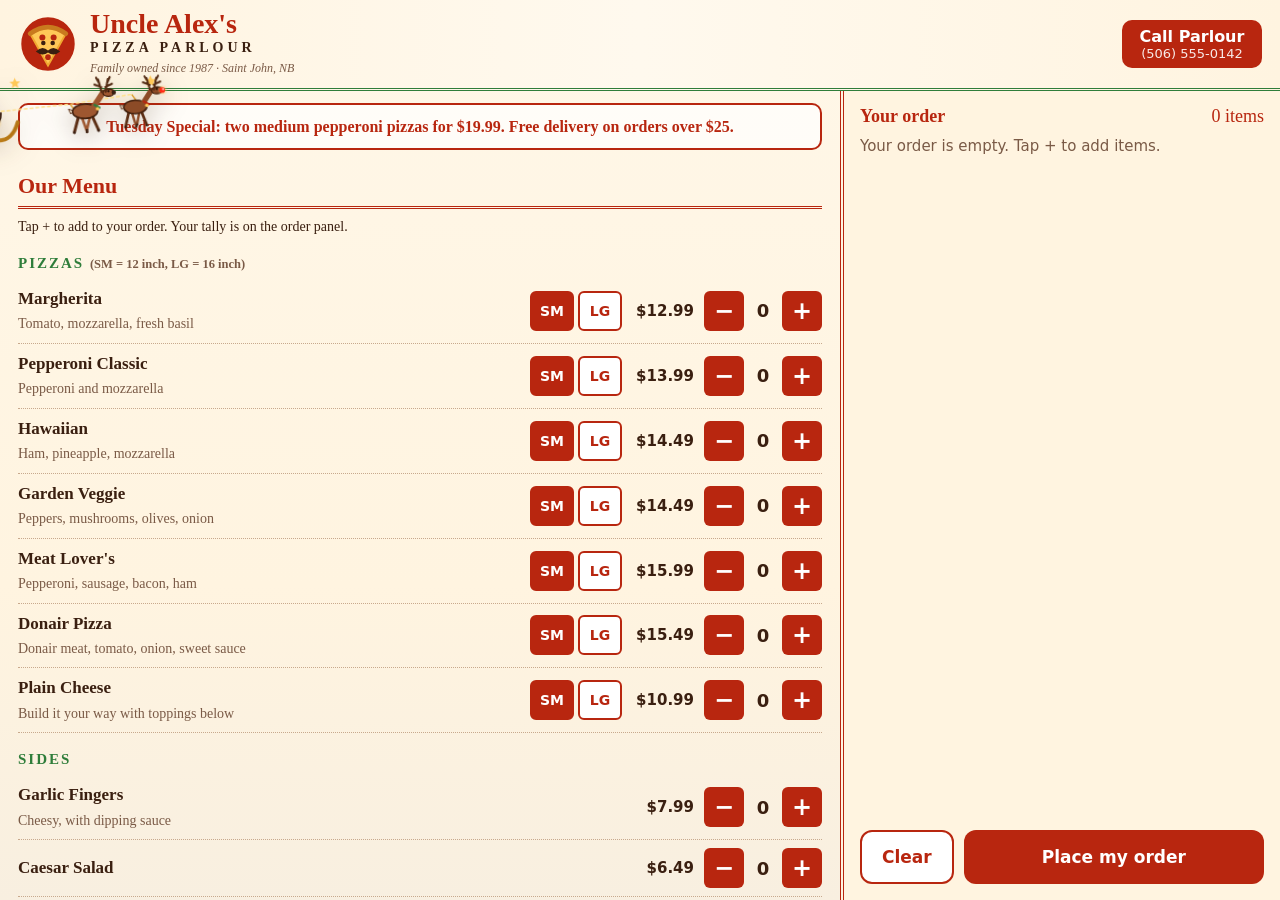
<file: index.html>
<!doctype html>
<html lang="en">
<head>
  <link rel="icon" type="image/svg+xml" href="./assets/pizza-parlour-logo.svg">
<link rel="icon" href="./assets/pizza-parlour.ico">
<meta charset="utf-8">
<meta name="viewport" content="width=device-width, initial-scale=1">
<title>Uncle Alex's Pizza Parlour</title>
<script src="./js/ma-config.js"></script>
<script src="./js/holiday-overlay.js" defer></script>
<style>
  * { box-sizing: border-box; }
  html, body {
    margin: 0;
    height: 100%;
    overflow: hidden;
    background: #FFF4E0;
    color: #3A1F10;
    font-family: Georgia, 'Times New Roman', serif;
    line-height: 1.45;
  }
  .pz-shell {
    position: relative;
    display: flex;
    flex-direction: column;
    height: 100vh;
    height: 100dvh;
    overflow: hidden;
    background: #FFF4E0;
    color: #3A1F10;
  }
  .pz-top {
    flex: none;
    display: flex;
    align-items: center;
    justify-content: space-between;
    gap: 14px;
    padding: 10px 18px;
    border-bottom: 3px double #B8260F;
    background: #FFF4E0;
  }
  .pz-head { display: flex; align-items: center; gap: 12px; }
  .pz-name { font-size: 28px; font-weight: 700; color: #B8260F; line-height: 1; }
  .pz-sub { font-size: 14px; letter-spacing: 4px; font-weight: 700; }
  .pz-est { font-size: 12px; font-style: italic; color: #7a5a46; margin-top: 2px; }
  .pz-call {
    flex: none;
    min-height: 48px;
    min-width: 140px;
    border: none;
    border-radius: 10px;
    background: #B8260F;
    color: #fff;
    padding: 6px 16px;
    text-align: center;
    cursor: pointer;
    font-family: system-ui, Arial, sans-serif;
  }
  .pz-call b { display: block; font-size: 16px; }
  .pz-call span { display: block; font-size: 13px; opacity: .9; }
  .pz-call:active { background: #8E1D0B; }

  .pz-main { flex: 1; min-height: 0; display: flex; overflow: hidden; }
  .pz-menu {
    flex: 1.5;
    min-width: 0;
    min-height: 0;
    overflow-y: auto;
    -webkit-overflow-scrolling: touch;
    padding: 0 18px 28px;
  }
  .pz-order {
    flex: 1;
    min-width: 280px;
    max-width: 440px;
    min-height: 0;
    display: flex;
    flex-direction: column;
    overflow: hidden;
    border-left: 4px double #B8260F;
    background: #FFF4E0;
    padding: 12px 16px 16px;
  }

  h2 {
    font-size: 22px;
    color: #B8260F;
    border-bottom: 3px double #B8260F;
    padding-bottom: 4px;
    margin: 20px 0 8px;
  }
  h3 {
    font-size: 15px;
    letter-spacing: 2px;
    text-transform: uppercase;
    margin: 16px 0 4px;
    color: #2F7D3A;
  }
  .pz-banner {
    margin: 12px 0;
    border: 2px dashed #2F7D3A;
    color: #2F7D3A;
    border-radius: 10px;
    padding: 10px 12px;
    text-align: center;
    font-weight: 700;
  }
  .pz-hint { font-size: 14px; margin-bottom: 6px; }
  .pz-foot {
    margin-top: 24px;
    font: 12px/1.5 system-ui, Arial, sans-serif;
    color: #7a5a46;
    text-align: center;
  }

  .pz-item {
    display: flex;
    flex-wrap: wrap;
    align-items: center;
    justify-content: space-between;
    gap: 8px 12px;
    padding: 8px 0;
    border-bottom: 1px dotted #c8a98d;
  }
  .pz-nm { flex: 1 1 180px; min-width: 0; }
  .pz-item b { display: block; font-size: 17px; }
  .pz-item small { color: #7a5a46; font-size: 14px; }
  .pz-price { white-space: nowrap; font: 700 15px system-ui, Arial, sans-serif; }
  .pz-ctl { display: flex; align-items: center; gap: 10px; }
  .pz-ctl .pz-price { min-width: 62px; text-align: right; }

  .pz-sb { display: flex; align-items: center; gap: 6px; }
  .pz-sb button {
    width: 40px; height: 40px; min-width: 40px; min-height: 40px; padding: 0;
    border: none; border-radius: 6px; background: #B8260F; color: #fff;
    font: 700 24px/1 system-ui, Arial, sans-serif; cursor: pointer;
  }
  .pz-sb button:active { background: #8E1D0B; }
  .pz-sb .pz-q {
    min-width: 26px; text-align: center;
    font: 700 18px system-ui, Arial, sans-serif; color: #3A1F10;
  }

  .pz-size { display: flex; gap: 4px; }
  .pz-sz {
    min-width: 44px; min-height: 40px; padding: 0 8px;
    border: 2px solid #B8260F; border-radius: 6px; background: #fff; color: #B8260F;
    font: 700 14px system-ui, Arial, sans-serif; cursor: pointer;
  }
  .pz-sz.on { background: #B8260F; color: #fff; }

  .pz-tops { display: flex; flex-wrap: wrap; gap: 8px; margin: 6px 0 4px; }
  .pz-tp {
    min-height: 44px; padding: 0 14px;
    border: 2px solid #B8260F; border-radius: 6px; background: #fff; color: #B8260F;
    font: 700 15px system-ui, Arial, sans-serif; cursor: pointer;
  }
  .pz-tp.on { background: #B8260F; color: #fff; }

  .pz-ohead {
    flex: none;
    display: flex; justify-content: space-between;
    font-size: 18px; color: #B8260F; margin-bottom: 6px;
  }
  .pz-lines { flex: 1; min-height: 40px; overflow-y: auto; -webkit-overflow-scrolling: touch; }
  .pz-tl {
    display: flex; justify-content: space-between; gap: 10px;
    font: 15px system-ui, Arial, sans-serif; padding: 2px 0;
  }
  .pz-tl.muted { color: #7a5a46; }
  .pz-tl.sub { border-top: 1px dotted #c8a98d; margin-top: 4px; padding-top: 4px; }
  .pz-tl.tot {
    font-weight: 800; font-size: 17px;
    border-top: 2px solid #3A1F10; margin-top: 4px; padding-top: 4px;
  }
  .pz-msg {
    flex: none;
    display: none; background: #fff; border: 2px solid #2F7D3A; border-radius: 12px;
    padding: 12px; margin-top: 8px; font: 15px/1.4 system-ui, Arial, sans-serif;
  }
  .pz-msg a { color: #2F7D3A; font-weight: 800; }
  .pz-btns { flex: none; display: flex; gap: 10px; margin-top: 10px; }
  .pz-btns button {
    min-height: 54px; border-radius: 12px;
    font: 700 17px system-ui, Arial, sans-serif; cursor: pointer;
  }
  .pz-clear { padding: 0 20px; border: 2px solid #B8260F; background: #fff; color: #B8260F; }
  .pz-go { flex: 1; border: none; background: #B8260F; color: #fff; }

  .ma-holiday-active .pz-shell {
    background: linear-gradient(180deg, #FFF7E8 0%, #FFF4E0 65%, #F8EFE0 100%);
  }
  .ma-holiday-active .pz-top {
    background: linear-gradient(90deg, #FFF4E0 0%, #FFF9EE 50%, #FFF4E0 100%);
    border-bottom-color: #2F7D3A;
  }
  .ma-holiday-active .pz-banner {
    border-style: solid;
    border-color: #B8260F;
    background: rgba(255, 255, 255, 0.72);
    color: #B8260F;
  }

  /* Phone Call Modal */
  #avPhoneModal {
    display: none; position: fixed; inset: 0; z-index: 200;
    background: rgba(10, 14, 24, 0.78); align-items: center; justify-content: center; padding: 16px;
  }
  #avPhoneModal.open { display: flex; }
  .ph-box {
    width: 100%; max-width: 440px; background: #FFF4E0; color: #3A1F10;
    border: 4px double #B8260F; border-radius: 16px; padding: 18px;
    box-shadow: 0 18px 40px rgba(0,0,0,0.45); font-family: Georgia, serif;
  }
  .ph-top { display: flex; justify-content: space-between; align-items: center; border-bottom: 2px solid #B8260F; padding-bottom: 8px; }
  .ph-title { font-size: 19px; font-weight: 700; color: #B8260F; }
  .ph-screen {
    margin: 12px 0; background: #fff; border: 2px solid #c8a98d; border-radius: 10px;
    padding: 12px; font-family: system-ui, sans-serif; font-size: 15px; min-height: 76px;
  }
  .ph-who { font-size: 11px; font-weight: 800; text-transform: uppercase; color: #2F7D3A; letter-spacing: 1px; }
  .ph-heard { font-size: 13px; color: #7a5a46; margin-top: 6px; font-style: italic; }
  .ph-actions { display: flex; flex-direction: column; gap: 8px; font-family: system-ui, sans-serif; }
  .ph-chips { display: flex; flex-wrap: wrap; gap: 6px; }
  .ph-chip {
    background: #fff; color: #B8260F; border: 2px solid #B8260F; border-radius: 8px;
    padding: 8px 10px; font-size: 13px; font-weight: 700; cursor: pointer;
  }
  .ph-gate-btn {
    display: none; width: 100%; border: none; border-radius: 10px;
    padding: 11px 14px; background: #2F7D3A; color: #fff;
    font-size: 14px; font-weight: 800; cursor: pointer; text-align: center;
  }
  .ph-gate-btn.on { display: block; }

  @media (orientation: portrait), (max-width: 700px) {
    .pz-main { flex-direction: column; }
    .pz-order {
      flex: none; max-width: none; min-width: 0; max-height: 44vh;
      border-left: 0; border-top: 4px double #B8260F;
      box-shadow: 0 -6px 14px rgba(58,31,16,.18);
    }
  }
</style>
</head>
<body>
<div class="pz-shell" id="pizza" role="region" aria-label="Uncle Alex's Pizza Parlour">
  <header class="pz-top">
    <div class="pz-head">
      <svg id="pzLogo" width="60" height="60" viewBox="0 0 64 64" aria-label="Uncle Alex's Pizza Parlour logo" style="outline:none;-webkit-tap-highlight-color:transparent">
          <circle cx="32" cy="32" r="30" fill="#B8260F" stroke="#FFF4E0" stroke-width="3"/>
          <path d="M13 21 Q32 7 51 21 L32 55 Z" fill="#FFC857" stroke="#F0A830" stroke-width="2"/>
          <path d="M13 21 Q32 7 51 21" fill="none" stroke="#C97A1E" stroke-width="5" stroke-linecap="round"/>
          <circle cx="26" cy="25" r="3.2" fill="#B8260F"/><circle cx="38" cy="25" r="3.2" fill="#B8260F"/><circle cx="32" cy="46" r="3" fill="#B8260F"/>
          <circle cx="27" cy="31" r="2.4" fill="#3A1F10"/><circle cx="37" cy="31" r="2.4" fill="#3A1F10"/>
          <path class="pz-stache" d="M19 40 Q26 33 32 39 Q38 33 45 40 Q38 46 32 41 Q26 46 19 40Z" fill="#3A1F10"/>
        </svg>
      <div>
        <div class="pz-name">Uncle Alex's</div>
        <div class="pz-sub">PIZZA PARLOUR</div>
        <div class="pz-est">Family owned since 1987 &middot; Saint John, NB</div>
      </div>
    </div>
    <button class="pz-call" id="callBtn" type="button" aria-label="Call Parlour, (506) 555-0142">
      <b>Call Parlour</b><span>(506) 555-0142</span>
    </button>
  </header>

  <div class="pz-main">
    <section class="pz-menu" id="pzMenuCol" aria-label="Menu">
      <div class="pz-banner">Tuesday Special: two medium pepperoni pizzas for $19.99. Free delivery on orders over $25.</div>
      <h2>Our Menu</h2>
      <div class="pz-hint">Tap + to add to your order. Your tally is on the order panel.</div>
      <div id="pzMenu"></div>

      <h2>Hours &amp; Location</h2>
      <div class="pz-item"><div class="pz-nm"><b>Monday to Thursday</b></div><div class="pz-price">11 am - 9 pm</div></div>
      <div class="pz-item"><div class="pz-nm"><b>Friday and Saturday</b></div><div class="pz-price">11 am - 11 pm</div></div>
      <div class="pz-item"><div class="pz-nm"><b>Sunday</b></div><div class="pz-price">12 pm - 9 pm</div></div>
      <div class="pz-item"><div class="pz-nm"><b>Find us</b><small>88 Moonlight Lane, Saint John NB</small></div><div class="pz-price">(506) 555-0142</div></div>
      <div class="pz-foot">&copy; 1987-2026 Uncle Alex's Pizza Parlour. Cash, debit and credit accepted.<br>Prices and menu may change without notice. HST (15%) added to all orders.</div>
    </section>

    <aside class="pz-order" aria-label="Your order">
      <div class="pz-ohead"><b>Your order</b><span id="pzCount">0 items</span></div>
      <div class="pz-lines" id="pzTally"></div>
      <div class="pz-msg" id="pizzaMsg" role="status"></div>
      <div class="pz-btns">
        <button class="pz-clear" id="clearBtn" type="button">Clear</button>
        <button class="pz-go" id="orderBtn" type="button">Place my order</button>
      </div>
    </aside>
  </div>
</div>

<div id="avPhoneModal" role="dialog" aria-modal="true" aria-label="Call Pizza Parlour">
  <div class="ph-box">
    <div class="ph-top">
      <div class="ph-title">Pizza Parlour Line 1</div>
      <button class="ph-chip" id="phHangup" type="button" style="background:#B8260F;color:#fff;border-color:#B8260F">Hang Up</button>
    </div>
    <div class="ph-screen">
      <div class="ph-who" id="phWho">Connecting</div>
      <div id="phLine" style="margin-top:4px">Ringing (506) 555-0142.</div>
      <div class="ph-heard" id="phHeard"></div>
    </div>
    <div class="ph-actions">
      <button class="ph-gate-btn" id="phGateBtn" type="button">Proceed to Agent Passcode Gate &rarr;</button>
      <button class="ph-chip" id="phListenBtn" type="button" style="background:#2F7D3A;color:#fff;border-color:#2F7D3A">Tap to Speak Pizza Order (Mic)</button>
      <div style="font-size:12px;color:#7a5a46;text-align:center">Or select a quick pizza reply below:</div>
      <div class="ph-chips">
        <button class="ph-chip" type="button" data-say="One large pepperoni pizza">One Large Pepperoni</button>
        <button class="ph-chip" type="button" data-say="Extra cheese and green peppers">Extra Cheese &amp; Green Peppers</button>
        <button class="ph-chip" type="button" data-say="Two medium pepperoni pizzas and garlic fingers">Tuesday Special &amp; Garlic Fingers</button>
      </div>
    </div>
  </div>
</div>

<script>
(function () {
  'use strict';

  var STORAGE_KEY = 'midnight_agency_config_v1';
  var PASSCODE_URL = './midnight-agency-passcode.html';
  var HST = 0.15;
  var PHONE = '(506) 555-0142';
  var TOPS = ['pepperoni','pickles','olives','cheese','mushrooms','pineapple','bacon','onions','anchovies','hamburger','green peppers','jalapenos'];
  var MENU = [
    {g:'Pizzas', sub:'SM = 12 inch, LG = 16 inch', sizes:true, items:[
      {id:'marg', n:'Margherita',        d:'Tomato, mozzarella, fresh basil',            p:[1299,1799]},
      {id:'pep',  n:'Pepperoni Classic', d:'Pepperoni and mozzarella',                   p:[1399,1899]},
      {id:'haw',  n:'Hawaiian',          d:'Ham, pineapple, mozzarella',                 p:[1449,1949]},
      {id:'veg',  n:'Garden Veggie',     d:'Peppers, mushrooms, olives, onion',          p:[1449,1949]},
      {id:'meat', n:"Meat Lover's",      d:'Pepperoni, sausage, bacon, ham',             p:[1599,2149]},
      {id:'don',  n:'Donair Pizza',      d:'Donair meat, tomato, onion, sweet sauce',    p:[1549,2099]},
      {id:'plain',n:'Plain Cheese',      d:'Build it your way with toppings below',      p:[1099,1499]}]},
    {g:'Sides', items:[
      {id:'gf', n:'Garlic Fingers',      d:'Cheesy, with dipping sauce',                 p:[799]},
      {id:'cs', n:'Caesar Salad',        d:'',                                           p:[649]},
      {id:'wg', n:'Chicken Wings (10)',  d:'Plain, BBQ or honey garlic',                 p:[1299]}]},
    {g:'Drinks', items:[
      {id:'pop',n:'Pop',                 d:'Can',                                        p:[200]},
      {id:'rbf',n:'Root Beer Float',     d:'',                                           p:[450]},
      {id:'wat',n:'Bottled Water',       d:'',                                           p:[150]}]},
    {g:'Extra toppings', sub:'$1.25 each, tap to add or remove', toppings:true, items:TOPS.map(function(t){
      var label = t.replace(/\b\w/g, function(c){ return c.toUpperCase(); });
      return {id:'top_'+t, n:label, d:'', p:[125]}; })}
  ];
  var BYID = {};
  MENU.forEach(function(g){ g.items.forEach(function(it){
    it.sizes = !!g.sizes; it.top = !!g.toppings; BYID[it.id] = it;
  }); });

  function $(id){ return document.getElementById(id); }
  function rnd(n){ return Math.floor(Math.random()*n); }
  function money(c){ return '$'+(c/100).toFixed(2); }

  // Config lives in js/ma-config.js (single source of truth).
  function readSharedConfig() {
    return window.MidnightAgencyConfig.read();
  }

  function teardownHolidayCover() {
    try {
      if (window.HolidayOverlay && typeof window.HolidayOverlay.teardown === 'function') {
        window.HolidayOverlay.teardown();
      } else if (window.HolidayOverlay && typeof window.HolidayOverlay.setEnabled === 'function') {
        window.HolidayOverlay.setEnabled(false);
      }
      document.documentElement.classList.remove('ma-holiday-active');
      document.body.classList.remove('ma-holiday-active');
    } catch (e) {}
  }

  function goToPasscodeGate() {
    teardownHolidayCover();
    var cfg = readSharedConfig();
    var target = cfg.gateUrl || PASSCODE_URL;
    window.location.href = target;
  }

  // ---- Menu & Order Tally ----
  var cart = {};
  var sizeSel = {};
  var actx = null;

  function curSize(id){ return sizeSel[id] || 0; }
  function curKey(id){ return id+'|'+curSize(id); }

  function audio(){
    var AC = window.AudioContext || window.webkitAudioContext;
    if(!AC) return null;
    actx = actx || new AC();
    if(actx.state === 'suspended') actx.resume();
    return actx;
  }

  function beep(freq, dur){
    try{
      var c=audio(); if(!c) return;
      var o=c.createOscillator(), g=c.createGain();
      o.type='sine'; o.frequency.value=freq; g.gain.value=0.05;
      o.connect(g); g.connect(c.destination); o.start(); o.stop(c.currentTime+(dur||0.12));
    }catch(e){}
  }

  function cartLines(){
    var lines=[], sub=0;
    MENU.forEach(function(g){ g.items.forEach(function(it){ it.p.forEach(function(price,si){
      var q = cart[it.id+'|'+si] || 0; if(!q) return;
      lines.push({n: it.n + (g.sizes ? (si===0 ? ' (12")' : ' (16")') : ''), q:q, t:q*price});
      sub += q*price;
    }); }); });
    return {lines:lines, sub:sub};
  }

  function drawTally(){
    var t=cartLines(), tax=Math.round(t.sub*HST), h='';
    if(!t.lines.length) h='<div class="pz-tl muted">Your order is empty. Tap + to add items.</div>';
    else {
      t.lines.forEach(function(l){ h+='<div class="pz-tl"><span>'+l.q+' × '+l.n+'</span><span>'+money(l.t)+'</span></div>'; });
      h+='<div class="pz-tl sub"><span>Subtotal</span><span>'+money(t.sub)+'</span></div>'
       + '<div class="pz-tl"><span>HST (15%)</span><span>'+money(tax)+'</span></div>'
       + '<div class="pz-tl tot"><span>Total</span><span>'+money(t.sub+tax)+'</span></div>';
    }
    $('pzTally').innerHTML=h;
    var n=0; Object.keys(cart).forEach(function(k){ n+=cart[k]; });
    $('pzCount').textContent=n+' item'+(n===1?'':'s');
  }

  function hideMsg(){ $('pizzaMsg').style.display='none'; }
  function showMsg(html){ var m=$('pizzaMsg'); m.innerHTML=html; m.style.display='block'; }

  function syncItem(id){
    var it=BYID[id], v=cart[curKey(id)]||0, i;
    if(it.top){
      var t=$('t_'+id); t.className='pz-tp'+(v?' on':''); t.setAttribute('aria-pressed', v?'true':'false');
      return;
    }
    $('q_'+id).textContent=v;
    $('p_'+id).textContent=money(it.p[curSize(id)]);
    if(it.sizes){
      var b=$('s_'+id).querySelectorAll('button');
      for(i=0;i<b.length;i++){
        var on = (+b[i].getAttribute('data-s'))===curSize(id);
        b[i].className='pz-sz'+(on?' on':''); b[i].setAttribute('aria-pressed', on?'true':'false');
      }
    }
  }
  function syncUI(){ Object.keys(BYID).forEach(syncItem); }
  function resetCart(){ cart={}; sizeSel={}; syncUI(); drawTally(); }
  function setQty(key,v){ if(v) cart[key]=v; else delete cart[key]; }

  function stepperHTML(it){
    return '<div class="pz-sb">'
      + '<button type="button" class="pz-st" data-id="'+it.id+'" data-d="-1" aria-label="Remove one '+it.n+'">−</button>'
      + '<span class="pz-q" id="q_'+it.id+'" aria-live="polite">0</span>'
      + '<button type="button" class="pz-st" data-id="'+it.id+'" data-d="1" aria-label="Add one '+it.n+'">+</button></div>';
  }

  function buildMenu(){
    var h='';
    MENU.forEach(function(g){
      h+='<h3>'+g.g+(g.sub?' <small style="letter-spacing:0;text-transform:none;color:#7a5a46">('+g.sub+')</small>':'')+'</h3>';
      if(g.toppings){
        h+='<div class="pz-tops">';
        g.items.forEach(function(it){
          h+='<button type="button" class="pz-tp" id="t_'+it.id+'" data-id="'+it.id+'" aria-pressed="false">'+it.n+'</button>';
        });
        h+='</div>';
        return;
      }
      g.items.forEach(function(it){
        h+='<div class="pz-item"><div class="pz-nm"><b>'+it.n+'</b>'+(it.d?'<small>'+it.d+'</small>':'')+'</div><div class="pz-ctl">';
        if(g.sizes){
          h+='<div class="pz-size" id="s_'+it.id+'" role="group" aria-label="Size for '+it.n+'">'
           + '<button type="button" class="pz-sz on" data-id="'+it.id+'" data-s="0" aria-pressed="true">SM</button>'
           + '<button type="button" class="pz-sz" data-id="'+it.id+'" data-s="1" aria-pressed="false">LG</button></div>';
        }
        h+='<span class="pz-price" id="p_'+it.id+'"></span>'+stepperHTML(it)+'</div></div>';
      });
    });
    $('pzMenu').innerHTML=h;

    var i, b;
    b=$('pzMenu').querySelectorAll('.pz-st');
    for(i=0;i<b.length;i++){ b[i].onclick=function(){
      var id=this.getAttribute('data-id'), d=+this.getAttribute('data-d'), k=curKey(id);
      setQty(k, Math.max(0, Math.min(20, (cart[k]||0)+d)));
      syncItem(id); drawTally(); hideMsg(); beep(d>0?520:380,.04);
    }; }
    b=$('pzMenu').querySelectorAll('.pz-sz');
    for(i=0;i<b.length;i++){ b[i].onclick=function(){
      var id=this.getAttribute('data-id'); sizeSel[id]=+this.getAttribute('data-s');
      syncItem(id); beep(450,.04);
    }; }
    b=$('pzMenu').querySelectorAll('.pz-tp');
    for(i=0;i<b.length;i++){ b[i].onclick=function(){
      var id=this.getAttribute('data-id'), k=id+'|0', on=!cart[k];
      setQty(k, on?1:0);
      syncItem(id); drawTally(); hideMsg(); beep(on?520:380,.04);
    }; }
    syncUI(); drawTally();
  }

  function isSecretOrder() {
    var cfg = readSharedConfig();
    var reqToppings = Array.isArray(cfg.passcodeToppings) && cfg.passcodeToppings.length
      ? cfg.passcodeToppings.map(function (t) { return String(t).toLowerCase().trim(); })
      : ['pickles', 'olives', 'mushrooms'];

    var activeKeys = Object.keys(cart).filter(function (k) { return cart[k] > 0; });
    var selectedTops = activeKeys
      .filter(function (k) { return k.indexOf('top_') === 0; })
      .map(function (k) { return k.replace('top_', '').split('|')[0].toLowerCase(); });

    var nonTops = activeKeys.filter(function (k) { return k.indexOf('top_') !== 0; });
    if (nonTops.length > 0) return false;
    if (selectedTops.length !== reqToppings.length) return false;

    return reqToppings.every(function (t) {
      return selectedTops.indexOf(t) !== -1 && cart['top_' + t + '|0'] === 1;
    });
  }

  $('orderBtn').onclick=function(){
    var t=cartLines();
    if(!t.lines.length){ showMsg('Your order is empty. Tap + next to the items you want.'); return; }
    if(isSecretOrder()){
      beep(660,.08);
      showMsg('<b>Special order noted.</b> Opening <a href="'+PASSCODE_URL+'">Agent Passcode Gate</a>...');
      setTimeout(goToPasscodeGate, 350);
      return;
    }
    var tax=Math.round(t.sub*HST);
    showMsg('<b>Thank you! Order #'+(1000+rnd(900))+' received.</b><br>'
      + t.lines.map(function(l){ return l.q+' × '+l.n; }).join('<br>')
      + '<br><b>Total: '+money(t.sub+tax)+'</b><br>Ready for pickup in about 25 minutes.');
    resetCart();
  };

  $('clearBtn').onclick=function(){ resetCart(); hideMsg(); };

  // ---- DTMF, Ring Cadence & GM-Configurable NPC Voice Engine ----
  var activeDualNodes = [];
  var activeFoleyNodes = [];
  var timers = [];
  var recog = null;
  var voices = [];
  var speakGen = 0;
  var roleState = {};
  var QUICK_REDIAL_MS = 30000;

  var DTMF = {
    '1': [697, 1209], '2': [697, 1336], '3': [697, 1477],
    '4': [770, 1209], '5': [770, 1336], '6': [770, 1477],
    '7': [852, 1209], '8': [852, 1336], '9': [852, 1477],
    '*': [941, 1209], '0': [941, 1336], '#': [941, 1477]
  };

  function clearTimers() {
    while (timers.length) clearTimeout(timers.shift());
  }

  function stopAudioOnly() {
    clearTimers();
    while (activeDualNodes.length) {
      var item = activeDualNodes.pop();
      try { item.osc1.stop(); item.osc2.stop(); item.gain.disconnect(); } catch (e) {}
    }
    while (activeFoleyNodes.length) {
      var f = activeFoleyNodes.pop();
      try { f.osc.stop(); f.gain.disconnect(); } catch (e) {}
    }
    if ('speechSynthesis' in window) {
      try { window.speechSynthesis.cancel(); } catch (e) {}
    }
  }

  function startDualTone(f1, f2, peakGain) {
    var c = audio();
    if (!c) return function () {};
    var now = c.currentTime;
    var osc1 = c.createOscillator();
    var osc2 = c.createOscillator();
    var gain = c.createGain();
    osc1.type = 'sine'; osc2.type = 'sine';
    osc1.frequency.setValueAtTime(f1, now);
    osc2.frequency.setValueAtTime(f2, now);
    gain.gain.setValueAtTime(0.0001, now);
    gain.gain.linearRampToValueAtTime(peakGain || 0.12, now + 0.006);
    osc1.connect(gain); osc2.connect(gain); gain.connect(c.destination);
    osc1.start(now); osc2.start(now);

    var entry = { osc1: osc1, osc2: osc2, gain: gain };
    activeDualNodes.push(entry);

    return function stopThis(fadeSec) {
      var t0 = c.currentTime;
      var fade = fadeSec || 0.006;
      try {
        gain.gain.cancelScheduledValues(t0);
        gain.gain.setValueAtTime(Math.max(0.0001, gain.gain.value), t0);
        gain.gain.exponentialRampToValueAtTime(0.0001, t0 + fade);
        osc1.stop(t0 + fade + 0.008);
        osc2.stop(t0 + fade + 0.008);
      } catch (e) {}
      var idx = activeDualNodes.indexOf(entry);
      if (idx !== -1) activeDualNodes.splice(idx, 1);
    };
  }

  function dialDTMF(digits, toneSec, gapSec, onDone) {
    var c = audio();
    var clean = String(digits || '').replace(/[^0-9*#]/g, '');
    if (!c || !clean.length) { if (typeof onDone === 'function') onDone(); return; }
    var tDur = toneSec || 0.065;
    var gDur = gapSec || 0.035;
    var cursor = c.currentTime + 0.02;

    for (var i = 0; i < clean.length; i++) {
      var pair = DTMF[clean[i]];
      if (!pair) continue;
      var osc1 = c.createOscillator();
      var osc2 = c.createOscillator();
      var gain = c.createGain();
      osc1.type = 'sine'; osc2.type = 'sine';
      osc1.frequency.setValueAtTime(pair[0], cursor);
      osc2.frequency.setValueAtTime(pair[1], cursor);
      gain.gain.setValueAtTime(0.0001, cursor);
      gain.gain.linearRampToValueAtTime(0.12, cursor + 0.004);
      gain.gain.setValueAtTime(0.12, cursor + Math.max(0.005, tDur - 0.005));
      gain.gain.exponentialRampToValueAtTime(0.0001, cursor + tDur);
      osc1.connect(gain); osc2.connect(gain); gain.connect(c.destination);
      osc1.start(cursor); osc2.start(cursor);
      osc1.stop(cursor + tDur + 0.005); osc2.stop(cursor + tDur + 0.005);
      cursor += (tDur + gDur);
    }

    var ms = Math.max(50, Math.round((cursor - c.currentTime + 0.05) * 1000));
    timers.push(setTimeout(function () { if (typeof onDone === 'function') onDone(); }, ms));
  }

  function playRingCadence(ringCount, onStep, onComplete) {
    if (ringCount <= 0) { if (typeof onComplete === 'function') onComplete(); return; }
    var current = 0;
    function oneCycle() {
      current++;
      var stopRing = startDualTone(440, 480, 0.14);
      if (typeof onStep === 'function') onStep(current === 1 ? 'Ringing...' : 'Still ringing...');
      timers.push(setTimeout(function () {
        stopRing(0.015);
        if (current >= ringCount) {
          if (typeof onComplete === 'function') onComplete();
          return;
        }
        if (typeof onStep === 'function') onStep('Ringing...');
        timers.push(setTimeout(oneCycle, 1800));
      }, 1300));
    }
    oneCycle();
  }

  function playPhoneBeep() {
    var c = audio();
    if (!c) return;
    var now = c.currentTime;
    var o = c.createOscillator();
    var g = c.createGain();
    o.type = 'sine';
    o.frequency.value = 587.33;
    g.gain.setValueAtTime(0.05, now);
    g.gain.exponentialRampToValueAtTime(0.001, now + 0.14);
    o.connect(g); g.connect(c.destination);
    var entry = { osc: o, gain: g };
    activeFoleyNodes.push(entry);
    o.onended = function () { var i = activeFoleyNodes.indexOf(entry); if (i !== -1) activeFoleyNodes.splice(i, 1); };
    o.start(now); o.stop(now + 0.15);
  }

  function playRadioChime() {
    var c = audio();
    if (!c) return;
    var now = c.currentTime;
    [523.25, 659.25, 783.99].forEach(function (f, i) {
      var o = c.createOscillator();
      var g = c.createGain();
      o.type = 'triangle';
      o.frequency.value = f;
      g.gain.setValueAtTime(0.045, now + i * 0.09);
      g.gain.exponentialRampToValueAtTime(0.001, now + i * 0.09 + 0.22);
      o.connect(g); g.connect(c.destination);
      var entry = { osc: o, gain: g };
      activeFoleyNodes.push(entry);
      o.onended = function () { var i2 = activeFoleyNodes.indexOf(entry); if (i2 !== -1) activeFoleyNodes.splice(i2, 1); };
      o.start(now + i * 0.09); o.stop(now + i * 0.09 + 0.24);
    });
  }

  var DEFAULT_NPCS = {
    waitress: {
      name: 'Waitress',
      number: '5065550142',
      voiceName: '',
      lang: 'en',
      pitch: 1.0,
      rate: 0.98,
      volume: 1.0,
      voicemailChance: 0.2,
      foley: 'beep',
      prefer: ['aria', 'jenny', 'sonia', 'natasha', 'libby', 'samantha', 'allison', 'zira', 'google us english'],
      scripts: {
        greeting: 'Uncle Alex\'s Pizza Parlour, what will it be?',
        nearPhone: 'Uncle Alex\'s, go ahead.',
        ranToPhone: 'Sorry, I was out back. What can I get you?',
        voicemail: 'You have reached Uncle Alex\'s Pizza Parlour. Leave your pizza order and size after the tone.',
        secretConfirm: 'Got it, I\'ll put that right through for you.',
        normalReply: 'Sure thing. Would you like any sides, drinks, or extra toppings with that?'
      }
    },
    chef: {
      name: 'Chef',
      number: '5065550142',
      voiceName: '',
      lang: 'en',
      pitch: 0.95,
      rate: 0.96,
      volume: 1.0,
      voicemailChance: 0.2,
      foley: 'beep',
      prefer: ['guy', 'ryan', 'davis', 'william', 'daniel', 'david', 'google uk english male'],
      scripts: {
        greeting: 'Uncle Alex\'s Pizza Parlour. What can I get for you?',
        nearPhone: 'Fresh pizza! What will it be?',
        ranToPhone: 'Sorry. Stepped away from the ovens for a sec. What pizza are we making?',
        voicemail: 'You have reached the pizza parlour kitchen line. Leave your pizza or topping order after the tone.',
        secretConfirm: 'Special toppings. Got it.',
        normalReply: 'Heard you loud and clear. Want extra cheese or garlic fingers on that?'
      }
    }
  };
  function getNpcConfig(npcId) {
    var key = npcId || 'waitress';
    var base = DEFAULT_NPCS[key] || {
      name: key.charAt(0).toUpperCase() + key.slice(1),
      number: '5065550142',
      voiceName: '',
      lang: 'en',
      pitch: 1.0,
      rate: 1.0,
      volume: 1.0,
      voicemailChance: 0,
      foley: 'beep',
      prefer: [],
      scripts: {
        greeting: 'Hello there, how can I help you?',
        nearPhone: 'Right here. What can I do for you?',
        ranToPhone: 'Coming, keep it brief. What do you need?',
        voicemail: 'Leave a message after the tone.',
        secretConfirm: 'Confirmed. Proceeding now.',
        normalReply: 'Got it. Anything else?'
      }
    };
    var shared = readSharedConfig();
    var override = (shared.npcs && shared.npcs[key]) ? shared.npcs[key] : {};
    return Object.assign({}, base, override, {
      scripts: Object.assign({}, base.scripts, override.scripts)
    });
  }

  function runFoley(foleyType) {
    if (foleyType === 'chime') {
      playRadioChime();
    } else if (foleyType !== 'none') {
      playPhoneBeep();
    }
  }

  var BAD_VOICES = /espeak|compact|robot|zarvox|fred|albert|ralph|junior|bad news|good news|bells|cellos|trinoids|whisper|boing|bubbles|deranged|hysterical|organ|superstar/;

  function scoreVoice(v, npcCfg) {
    var n = (v.name + ' ' + v.lang).toLowerCase(), sc = 0;
    if (v.lang.toLowerCase().indexOf('en') !== 0) return -1;
    if (BAD_VOICES.test(n)) return -100;
    if (/natural|neural|online/.test(n)) sc += 50;     // Edge "Natural" voices
    if (/premium|enhanced/.test(n)) sc += 40;          // upgraded Apple / Android voices
    if (/en-ca|en-us/.test(n)) sc += 5;
    var prefs = Array.isArray(npcCfg.prefer) ? npcCfg.prefer : [];
    for (var i = 0; i < prefs.length; i++) {
      if (n.indexOf(String(prefs[i]).toLowerCase()) !== -1) sc += 30 - i;
    }
    return sc;
  }

  function resolveVoice(npcCfg) {
    if (!voices.length) return null;
    if (npcCfg.voiceName) {                            // an explicit voiceName still wins
      var target = String(npcCfg.voiceName).toLowerCase();
      for (var i = 0; i < voices.length; i++) {
        if (voices[i].name.toLowerCase().indexOf(target) !== -1) return voices[i];
      }
    }
    var best = null, bestScore = -1;
    for (var k = 0; k < voices.length; k++) {
      var sc = scoreVoice(voices[k], npcCfg);
      if (sc > bestScore) { best = voices[k]; bestScore = sc; }
    }
    return best || voices[0];
  }

  function loadVoices() {
    if (!window.speechSynthesis) return;
    voices = window.speechSynthesis.getVoices() || [];
  }

  function appendLineChunk(chunk) {
    var el = $('phLine');
    if (!el || !chunk) return;
    el.textContent = el.textContent ? (el.textContent + ' ' + chunk) : chunk;
  }

  function speak(npcId, spokenText, captionText, onDone, sOpts) {
    sOpts = sOpts || {};
    var cfg = getNpcConfig(npcId);
    var text = spokenText || (cfg.scripts && cfg.scripts.greeting) || '';
    stopAudioOnly();
    if (!sOpts.skipFoley) {
      try { runFoley(cfg.foley); } catch (e) {}
    }
    var parts = text
      ? (text.match(/[^.!?]+[.!?]*/g) || [text]).map(function (p) { return p.trim(); }).filter(Boolean)
      : [];
    if (!parts.length && text) parts = [text];

    function revealChunk(idx) {
      if (typeof sOpts.onChunk === 'function') {
        sOpts.onChunk(parts[idx] || '', idx, parts);
      }
    }

    if (!window.speechSynthesis || !parts.length) {
      var fallbackIdx = 0;
      function stepFallback() {
        if (fallbackIdx >= parts.length) {
          if (typeof onDone === 'function') onDone();
          return;
        }
        revealChunk(fallbackIdx);
        fallbackIdx++;
        timers.push(setTimeout(stepFallback, 950));
      }
      stepFallback();
      return;
    }

    var v = resolveVoice(cfg);
    var basePitch = typeof sOpts.pitchOverride === 'number' ? sOpts.pitchOverride : (typeof cfg.pitch === 'number' ? cfg.pitch : 1.0);
    var baseRate = typeof sOpts.rateOverride === 'number' ? sOpts.rateOverride : (typeof cfg.rate === 'number' ? cfg.rate : 1.0);
    var vol = typeof cfg.volume === 'number' ? cfg.volume : 1.0;
    var gen = ++speakGen, idx = 0;

    function jitter(x, amt) { return x + (Math.random() - 0.5) * amt; }
    function finish() { if (typeof onDone === 'function') onDone(); }
    function next() {
      if (gen !== speakGen) return;
      if (idx >= parts.length) { finish(); return; }
      var currentIdx = idx++;
      var part = parts[currentIdx];
      var utt = new SpeechSynthesisUtterance(part);
      if (v) utt.voice = v;
      utt.pitch = Math.max(0, Math.min(2, jitter(basePitch, 0.06)));
      utt.rate = Math.max(0.1, Math.min(3, jitter(baseRate, 0.06)));
      utt.volume = vol;
      utt.onstart = function () {
        if (gen !== speakGen) return;
        revealChunk(currentIdx);
      };
      utt.onend = function () {
        if (gen !== speakGen) return;
        var basePause = /[.!?]$/.test(part) ? 230 : 110;
        if (/,$/.test(part)) basePause = Math.round(basePause * 0.5);
        var pause = basePause + Math.random() * 100;
        timers.push(setTimeout(next, pause));
      };
      utt.onerror = function (ev) {
        if (gen !== speakGen) return;
        if (ev && (ev.error === 'canceled' || ev.error === 'interrupted')) return;
        finish();
      };
      try {
        window.speechSynthesis.speak(utt);
      } catch (e) {
        revealChunk(currentIdx);
        finish();
      }
    }
    timers.push(setTimeout(next, sOpts.skipFoley ? 20 : 180));
  }

  function setPhoneUI(who, line, heard, showGateBtn) {
    $('phWho').textContent = who;
    $('phLine').textContent = line;
    if (typeof heard === 'string') $('phHeard').textContent = heard;
    $('phGateBtn').classList.toggle('on', !!showGateBtn);
  }

  function closePhoneModal(keepAudio) {
    if (!keepAudio) stopAudioOnly();
    if (recog) { try { recog.abort(); } catch (e) {} }
    $('avPhoneModal').classList.remove('open');
    $('phGateBtn').classList.remove('on');
  }

  function handleCallerPhrase(raw) {
    var txt = (raw || '').toLowerCase();
    var cfg = readSharedConfig();
    var waitressCfg = getNpcConfig('waitress');
    var reqToppings = Array.isArray(cfg.passcodeToppings) && cfg.passcodeToppings.length
      ? cfg.passcodeToppings.map(function (t) { return String(t).toLowerCase().trim(); })
      : ['pickles', 'olives', 'mushrooms'];

    $('phHeard').textContent = 'You ordered: "' + raw + '"';

    var matchesSecret = reqToppings.every(function (t) { return txt.indexOf(t) !== -1; });
    if (matchesSecret) {
      var confirmLine = waitressCfg.scripts.secretConfirm || 'Got that order down. I will get that right in for you.';
      setPhoneUI(waitressCfg.name, '', 'You ordered: "' + raw + '"', true);
      speak('waitress', confirmLine, confirmLine, function () {
        closePhoneModal(true);
        goToPasscodeGate();
      }, {
        onChunk: appendLineChunk
      });
      return;
    }

    var reply = waitressCfg.scripts.normalReply || '';
    setPhoneUI(waitressCfg.name, '', 'You ordered: "' + raw + '"', false);
    speak('waitress', reply, reply, null, {
      onChunk: appendLineChunk
    });
  }

  function startSpeechInput() {
    var SR = window.SpeechRecognition || window.webkitSpeechRecognition;
    if (!SR) {
      setPhoneUI('Waitress', 'Microphone input is not supported in this browser. Select one of the pizza replies below.');
      return;
    }
    stopAudioOnly();
    try {
      recog = new SR();
      recog.lang = 'en-US';
      recog.interimResults = false;
      recog.maxAlternatives = 1;
      $('phListenBtn').textContent = 'Listening... Speak your pizza order';
      recog.onresult = function (ev) {
        $('phListenBtn').textContent = 'Tap to Speak Pizza Order (Mic)';
        handleCallerPhrase(ev.results[0][0].transcript);
      };
      recog.onerror = function (ev) {
        $('phListenBtn').textContent = 'Tap to Speak Pizza Order (Mic)';
        var err = ev && ev.error ? ev.error : 'unknown';
        $('phHeard').textContent = 'Mic error: ' + err + ' (protocol: ' + window.location.protocol + ')';
      };
      recog.onend = function () {
        $('phListenBtn').textContent = 'Tap to Speak Pizza Order (Mic)';
      };
      recog.start();
    } catch (e) {
      $('phListenBtn').textContent = 'Tap to Speak Pizza Order (Mic)';
    }
  }

  function openPhoneModal(roleKey, mode) {
    var key = roleKey || 'waitress';
    var person = getNpcConfig(key);
    var scripts = person.scripts || {};
    var baseRate = typeof person.rate === 'number' ? person.rate : 1.0;
    var basePitch = typeof person.pitch === 'number' ? person.pitch : 1.0;
    var spoken = scripts.greeting || '';
    var rateOverride = null;
    var pitchOverride = null;

    if (mode === 'near') {
      spoken = scripts.nearPhone || scripts.greeting || '';
      rateOverride = Math.max(0.75, baseRate * 0.96);
      pitchOverride = Math.max(0.55, basePitch - 0.03);
    } else if (mode === 'curt') {
      spoken = scripts.ranToPhone || scripts.greeting || '';
      rateOverride = Math.min(1.4, baseRate * 1.18);
      pitchOverride = Math.min(1.6, basePitch + 0.06);
    }

    $('avPhoneModal').classList.add('open');
    setPhoneUI(person.name, '', '', false);
    speak(key, spoken, spoken, null, {
      rateOverride: rateOverride,
      pitchOverride: pitchOverride,
      onChunk: appendLineChunk
    });
  }

  function callPizzaPlace(roleKey) {
    stopAudioOnly();
    var key = roleKey || 'waitress';
    var person = getNpcConfig(key);
    var scripts = person.scripts || {};
    var nowMs = Date.now();
    var prev = roleState[key] || { lastCallMs: 0 };
    var isNearPhone = !!(prev.lastCallMs && (nowMs - prev.lastCallMs) <= QUICK_REDIAL_MS);
    roleState[key] = { lastCallMs: nowMs };

    var goesToVM = !isNearPhone && Math.random() < (person.voicemailChance || 0.2);
    var ringCount = (isNearPhone && !goesToVM) ? 0 : (Math.floor(Math.random() * 3) + 1);
    var mode = goesToVM ? 'vm' : (ringCount === 0 ? 'near' : (ringCount >= 3 ? 'curt' : 'normal'));

    $('avPhoneModal').classList.add('open');
    setPhoneUI('Dialing...', 'Dial tone (350+440 Hz)...', '', false);

    var stopDial = startDualTone(350, 440, 0.1);
    timers.push(setTimeout(function () {
      stopDial(0.008);
      setPhoneUI('Dialing...', 'Auto-dialing ' + PHONE + '...');
      dialDTMF(person.number || '5065550142', 0.065, 0.035, function () {
        timers.push(setTimeout(function () {
          playRingCadence(ringCount, function (ringText) {
            setPhoneUI('Ringing...', ringText);
          }, function () {
            if (goesToVM) {
              var vmText = scripts.voicemail || 'Leave a message after the tone.';
              var tone = startDualTone(1000, 1000, 0.11);
              timers.push(setTimeout(function () {
                tone(0.01);
                setPhoneUI('Answering Machine', '', '', false);
                speak(key, vmText, vmText, null, {
                  skipFoley: true,
                  pitchOverride: 0.98,
                  rateOverride: 1.0,
                  onChunk: appendLineChunk
                });
              }, 450));
            } else {
              openPhoneModal(key, mode);
            }
          });
        }, 250));
      });
    }, 800));
  }

  $('callBtn').onclick = function () {
    beep(440, 0.08);
    callPizzaPlace('waitress');
  };
  $('phHangup').onclick = function () { closePhoneModal(false); };
  $('phGateBtn').onclick = function () { closePhoneModal(true); goToPasscodeGate(); };
  $('phListenBtn').onclick = startSpeechInput;

  var chips = document.querySelectorAll('.ph-chip[data-say]');
  for (var c = 0; c < chips.length; c++) {
    chips[c].onclick = function () {
      handleCallerPhrase(this.getAttribute('data-say'));
    };
  }

  loadVoices();
  if (window.speechSynthesis && 'onvoiceschanged' in window.speechSynthesis) {
    window.speechSynthesis.onvoiceschanged = loadVoices;
  }
  buildMenu();

  window.AgencyVoice = {
    defaults: DEFAULT_NPCS,
    getNpcConfig: getNpcConfig,
    getVoices: function () { loadVoices(); return voices; },
    speak: speak,
    stop: stopAudioOnly,
    callPizzaPlace: callPizzaPlace,
    openPhoneModal: openPhoneModal,
    closePhoneModal: closePhoneModal
  };
})();

(function () {
    var logo = document.getElementById('pzLogo');
    var stache = logo ? logo.querySelector('.pz-stache') : null;
    if (!logo || !stache) return;

    stache.style.transformBox = 'fill-box';
    stache.style.transformOrigin = 'center';

    logo.addEventListener('click', function () {
      logo.blur();
      if (typeof stache.animate === 'function') {
        stache.animate([
          { transform: 'rotate(0deg) scale(1, 1)' },
          { transform: 'rotate(-8deg) scale(1.07, 0.93)', offset: 0.2 },
          { transform: 'rotate(9deg) scale(1.09, 0.92)', offset: 0.45 },
          { transform: 'rotate(-5deg) scale(1.04, 0.96)', offset: 0.7 },
          { transform: 'rotate(3deg) scale(1.01, 0.99)', offset: 0.85 },
          { transform: 'rotate(0deg) scale(1, 1)' }
        ], {
          duration: 420,
          easing: 'cubic-bezier(0.36, 0.07, 0.19, 0.97)'
        });
      }
      try {
        if (typeof beep === 'function') beep(620, 0.04);
      } catch (e) {}
    });
  })();

</script>
</body>
</html>
</file>
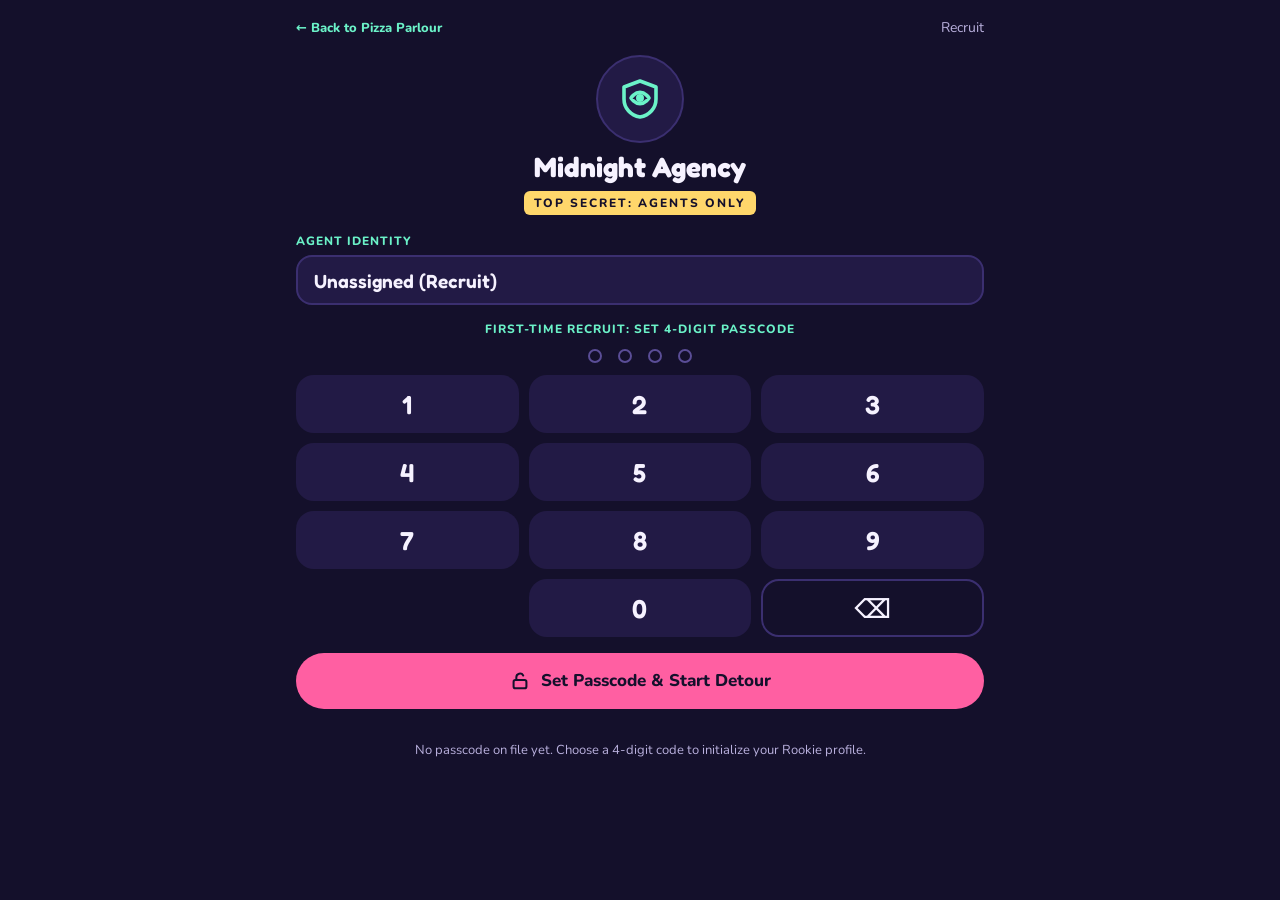
<file: case-desk.html>
<!doctype html>
<html lang="en">
<head>
<meta charset="utf-8">
<meta name="viewport" content="width=device-width, initial-scale=1">
<title>Midnight Agency — Case Desk (moved)</title>
<script>
  // The Case Desk now lives inside the Command Desk. Keep ?dev=1, ?bypass=1 and ?speed=N when forwarding.
  location.replace("./player-dashboard.html" + location.search + location.hash);
</script>
</head>
<body style="background:#14102B;color:#F6F2FF;font-family:system-ui,sans-serif;padding:24px">
  <p>The Case Desk moved. <a style="color:#FFD76B" href="./player-dashboard.html">Open the Command Desk</a>.</p>
</body>
</html>
</file>
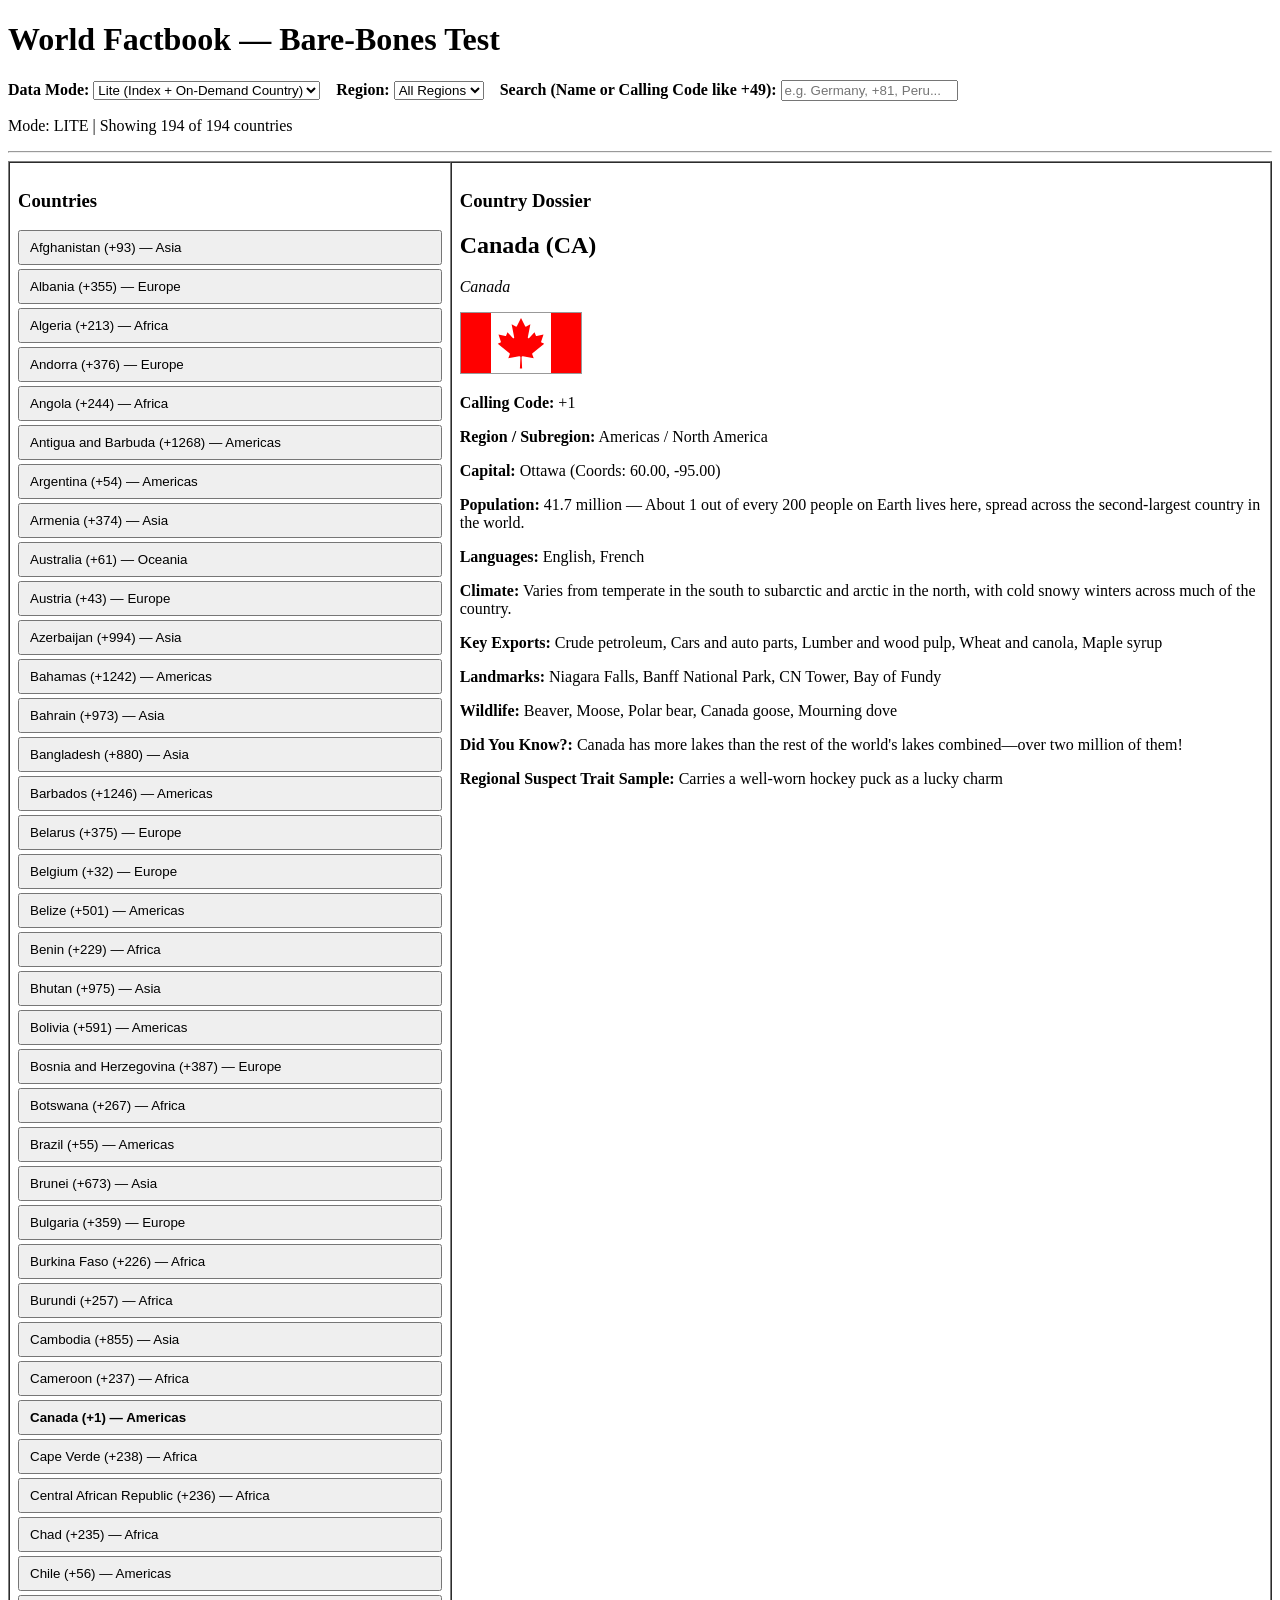
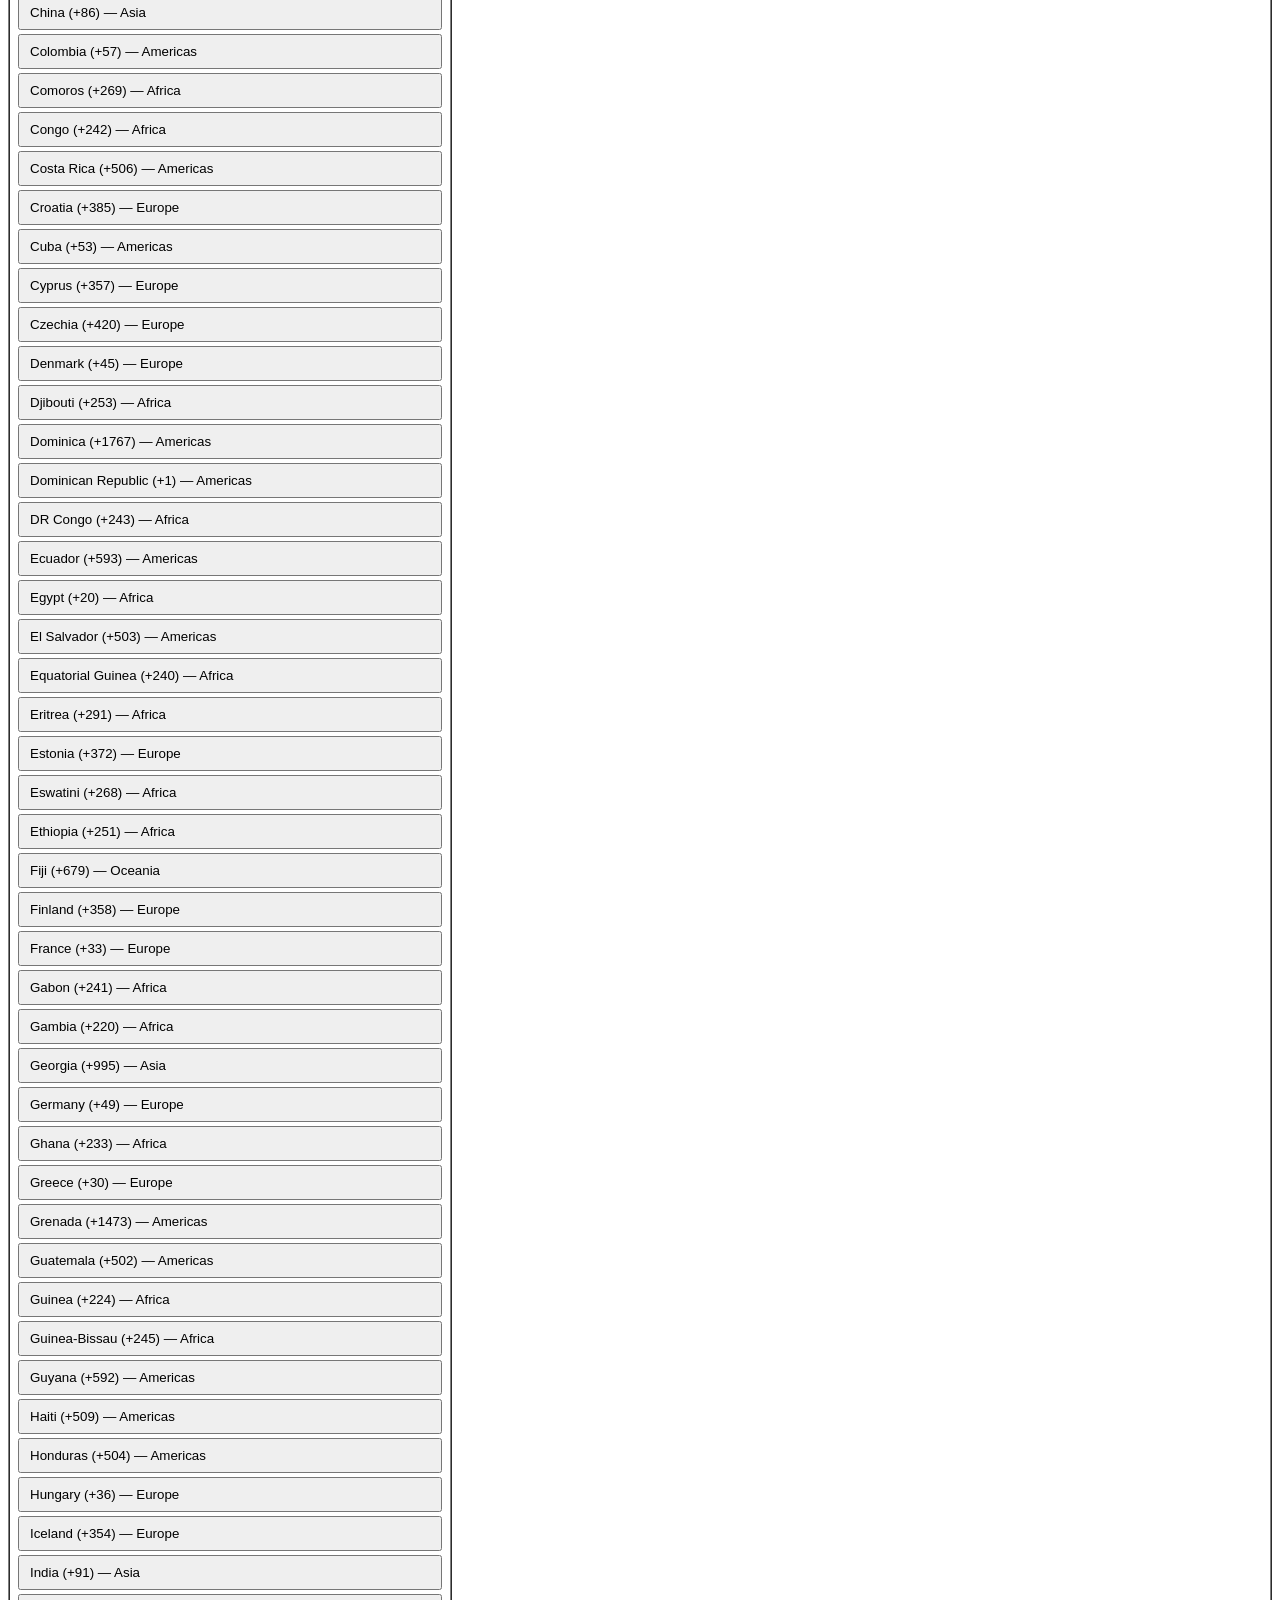
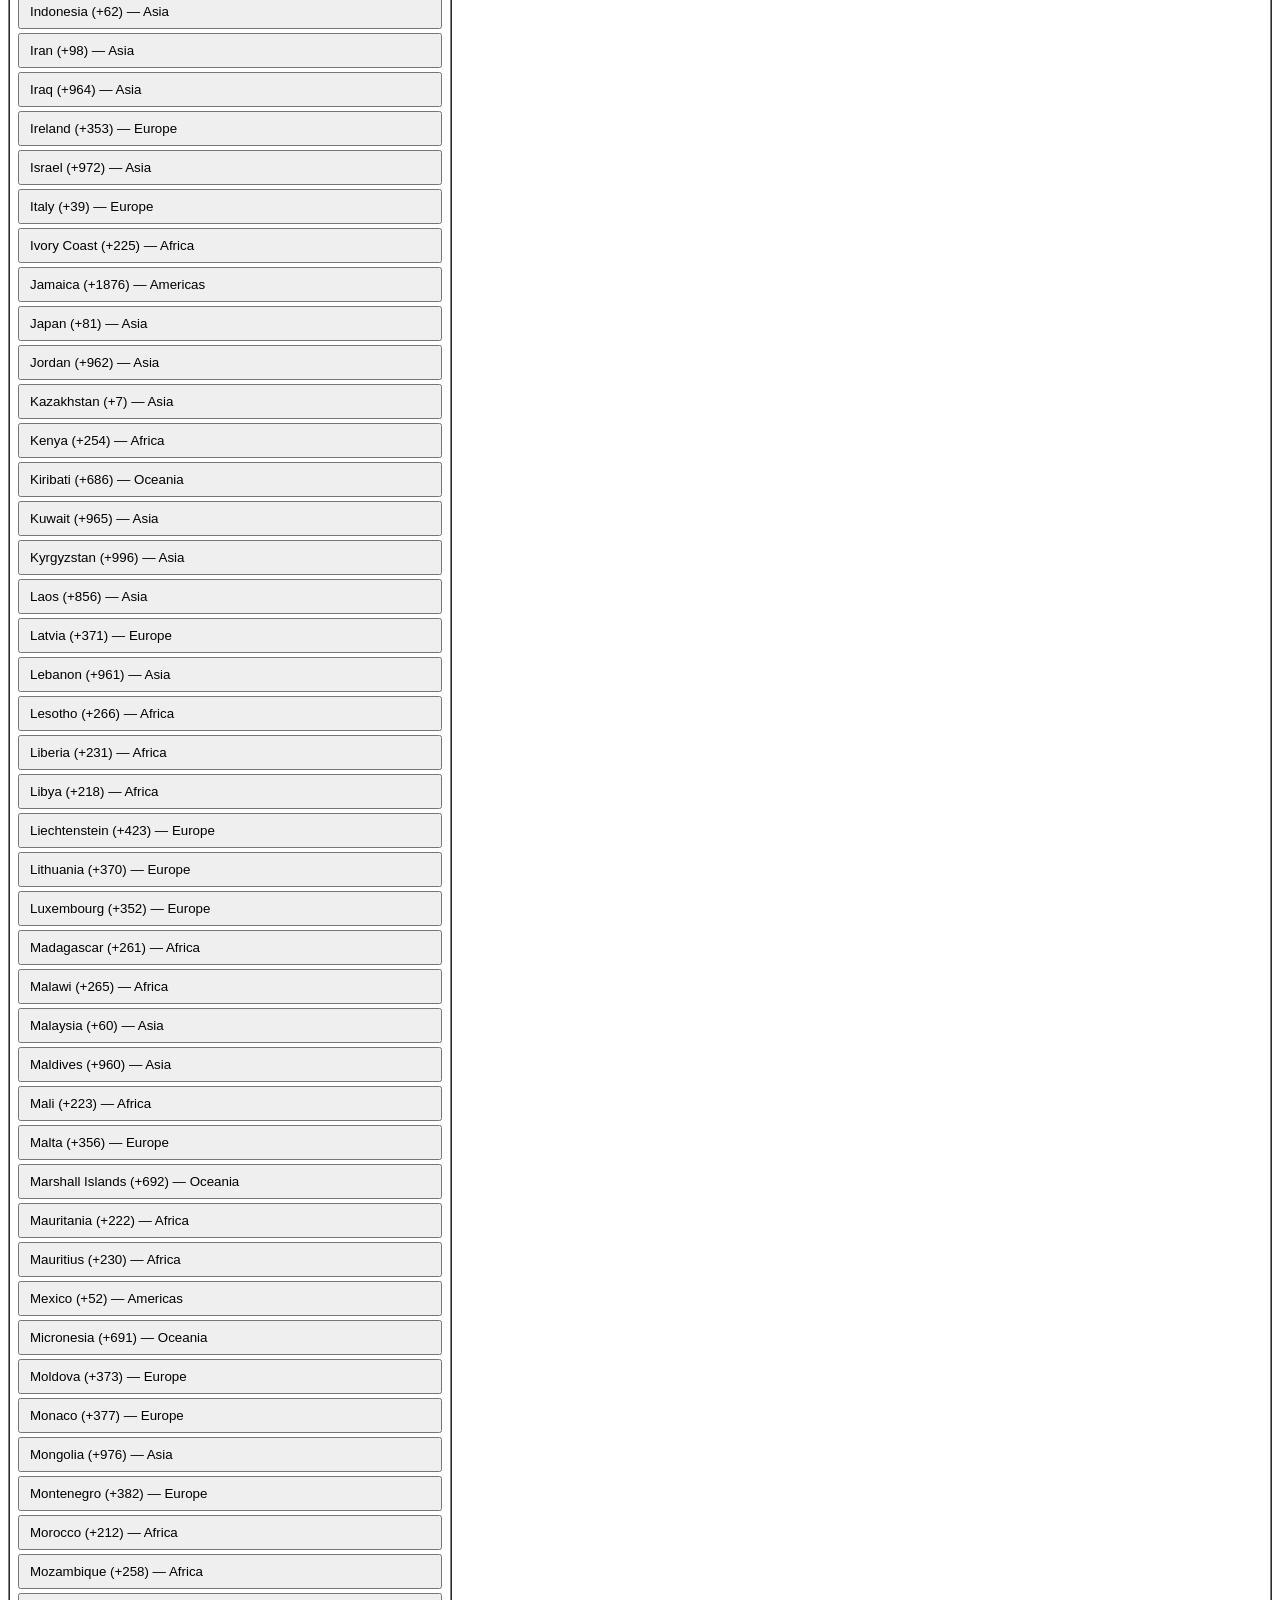
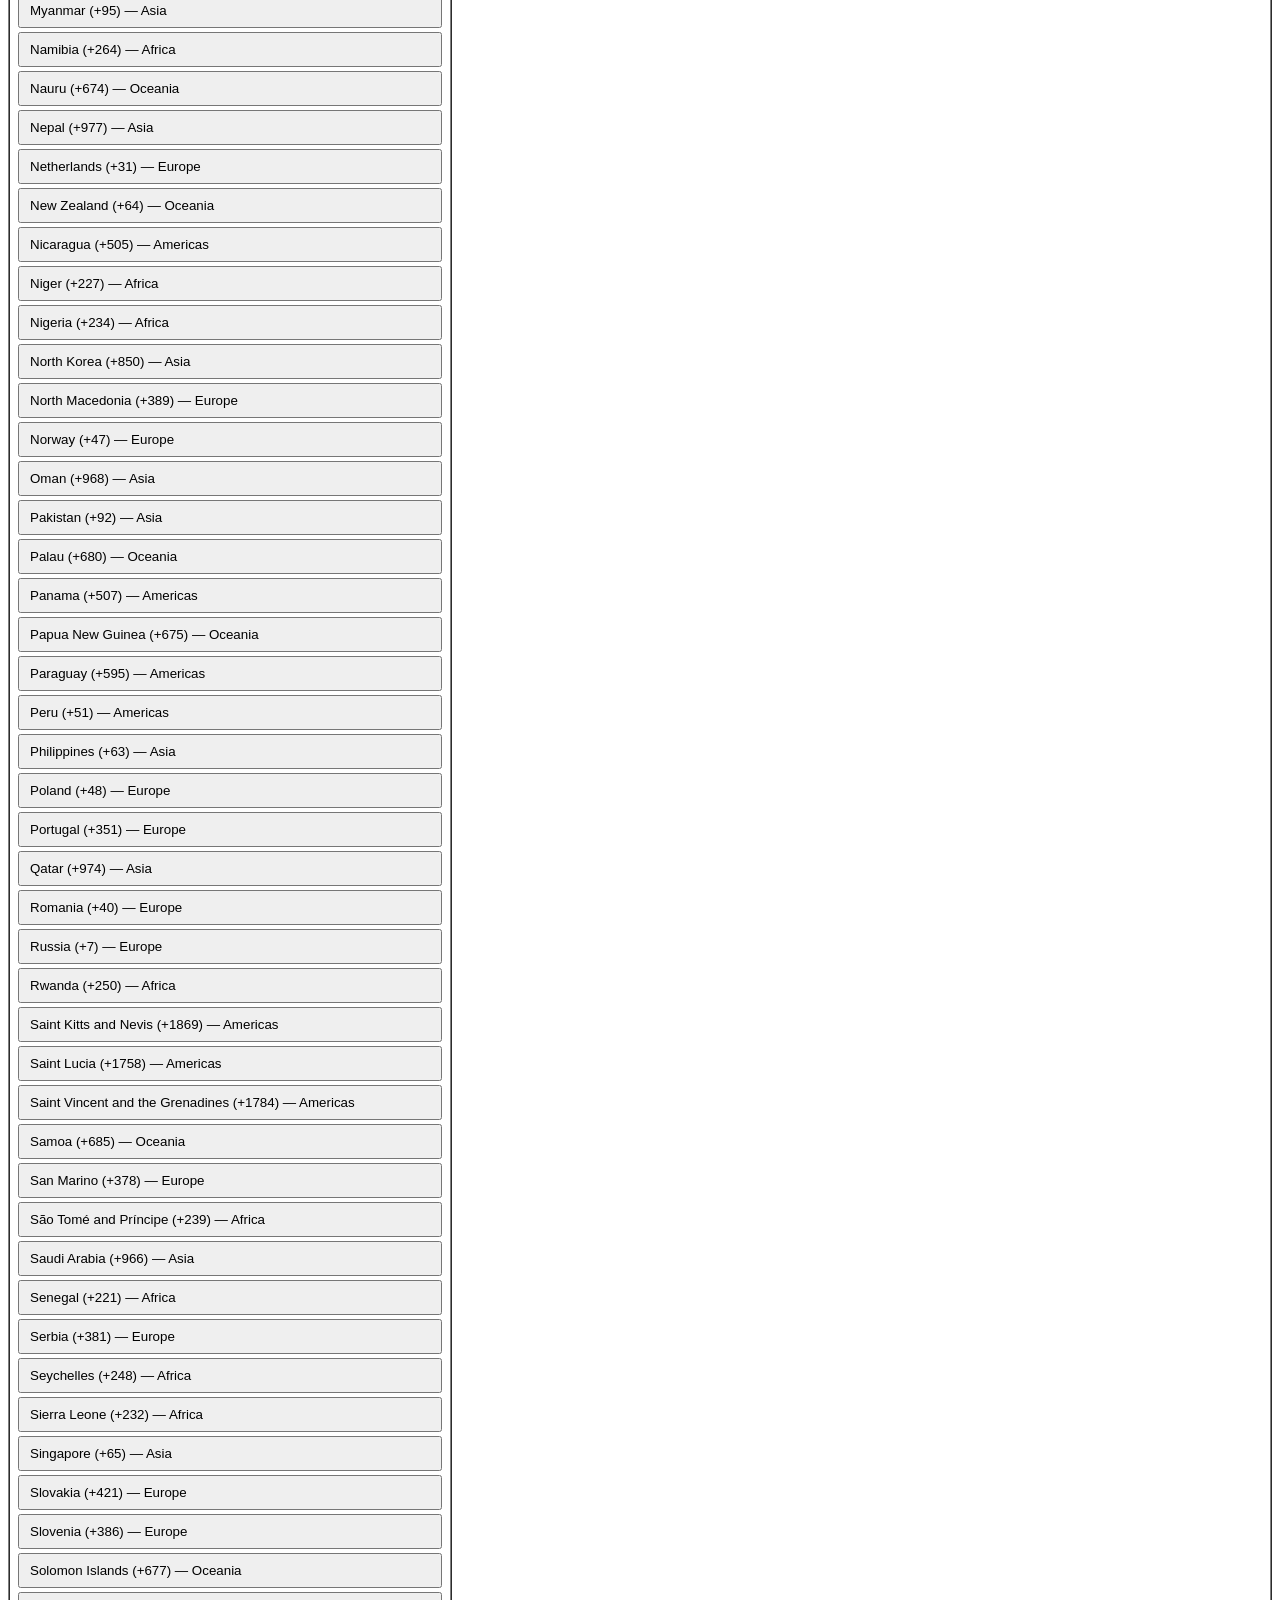
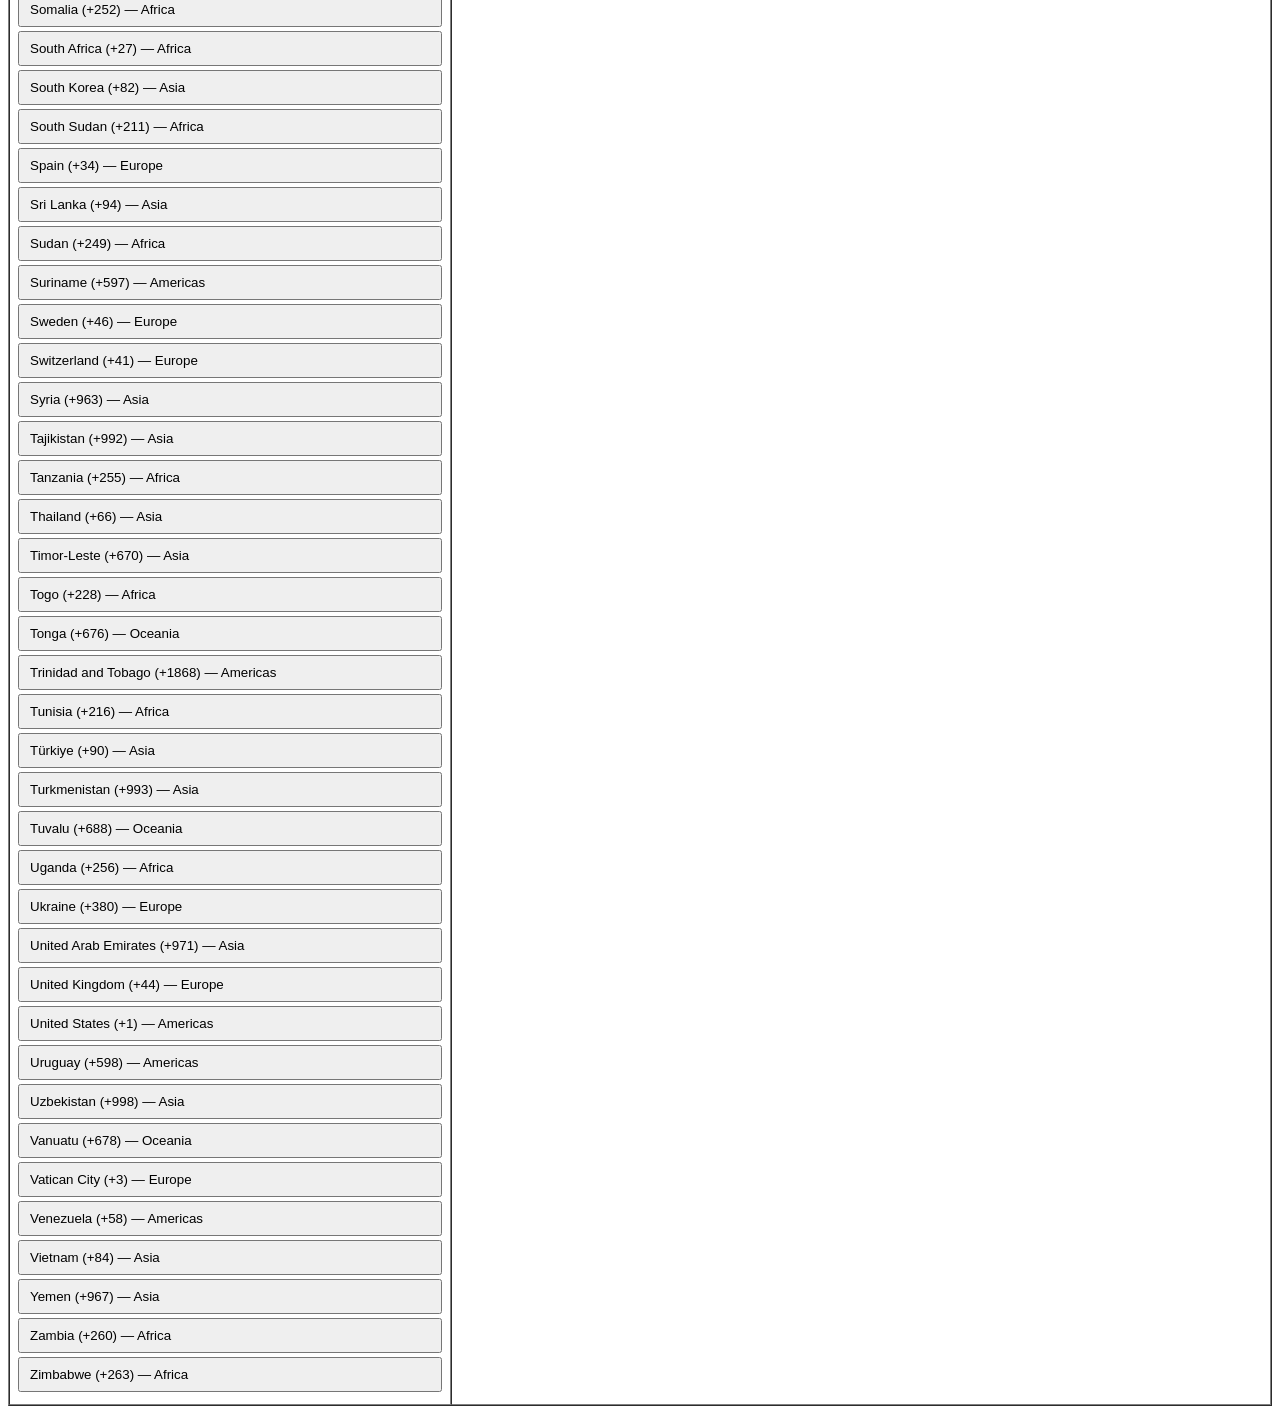
<file: factboot-test.html>
<!DOCTYPE html>
<html lang="en">
<head>
  <meta charset="UTF-8" />
  <meta name="viewport" content="width=device-width, initial-scale=1.0" />
  <title>Factbook Test Page (Bare Bones)</title>
</head>
<body>
  <h1>World Factbook — Bare-Bones Test</h1>

  <div>
    <label for="mode-select"><strong>Data Mode:</strong></label>
    <select id="mode-select">
      <option value="lite">Lite (Index + On-Demand Country)</option>
      <option value="standard">Standard (Full Minified Bundle)</option>
    </select>

    &nbsp;&nbsp;

    <label for="region-select"><strong>Region:</strong></label>
    <select id="region-select">
      <option value="">All Regions</option>
    </select>

    &nbsp;&nbsp;

    <label for="search-input"><strong>Search (Name or Calling Code like +49):</strong></label>
    <input id="search-input" type="text" placeholder="e.g. Germany, +81, Peru..." />
  </div>

  <p id="status-text">Initializing...</p>
  <hr />

  <table width="100%" cellpadding="8" cellspacing="0" border="1">
    <tr>
      <td width="35%" valign="top">
        <h3>Countries</h3>
        <div id="country-list"></div>
      </td>
      <td width="65%" valign="top">
        <h3>Country Dossier</h3>
        <div id="dossier">Select a country on the left.</div>
      </td>
    </tr>
  </table>

  <script type="module" src="./js/factbook-ui.js"></script>
</body>
</html>
</file>
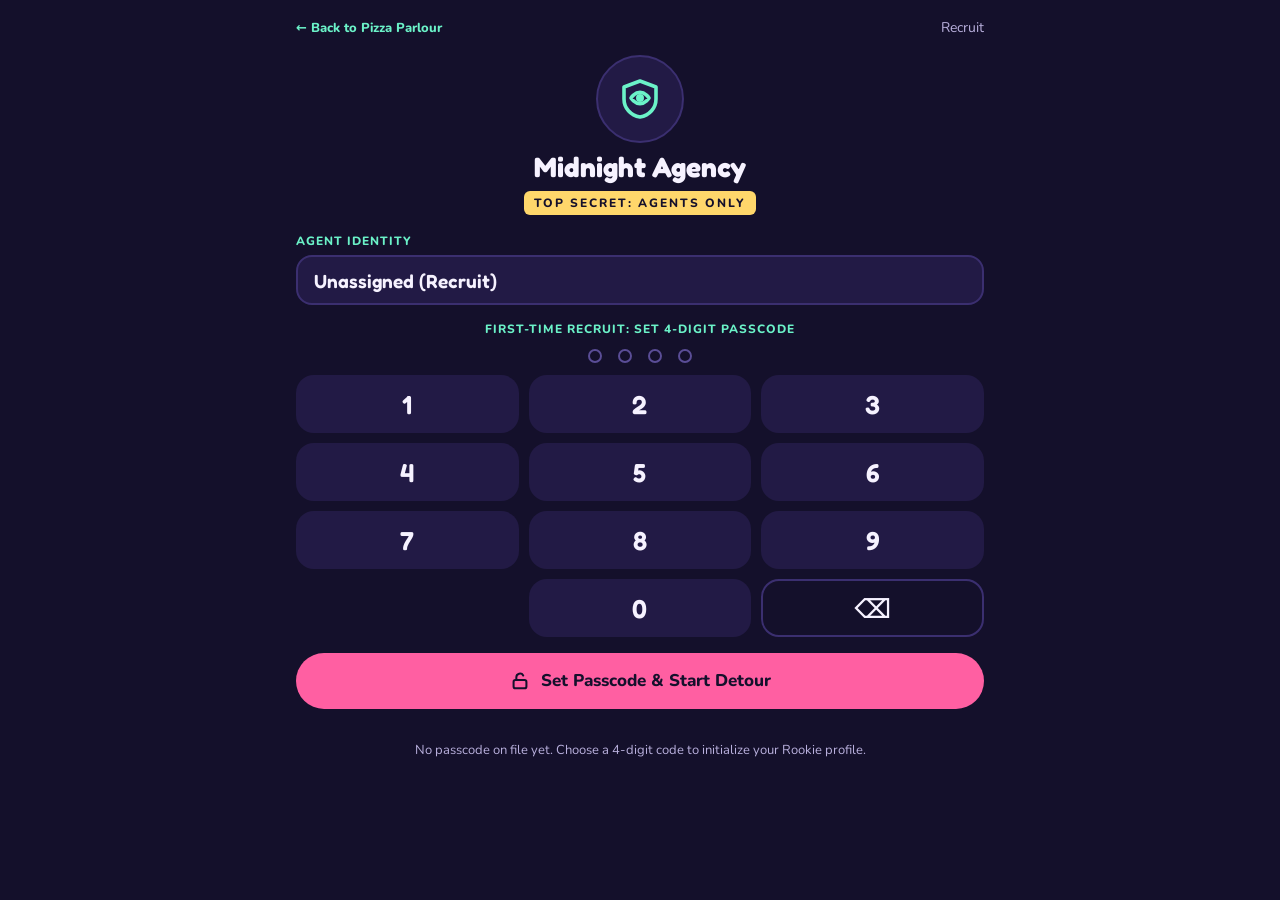
<file: hq-classic.html>
<!doctype html>
<html lang="en">
<head>
  <link rel="icon" type="image/svg+xml" href="./assets/midnight-agency-logo.svg">
<link rel="icon" href="./assets/midnight-agency.ico">
<meta charset="utf-8">
<meta name="viewport" content="width=device-width, initial-scale=1">
<title>Midnight Agency — Phrasebook &amp; News</title>
<script src="./js/ma-config.js"></script>
<script src="./js/holiday-overlay.js" defer></script>
<style>
  * { box-sizing: border-box; }
  body {
    margin: 0; font-family: 'Nunito', system-ui, Arial, sans-serif;
    background: #14102B; color: #F6F2FF; padding-bottom: 92px;
    -webkit-tap-highlight-color: transparent;
  }
  .screen { max-width: 720px; margin: 0 auto; padding: 16px; }
  h1, h2, h3, .ftitle { font-family: 'Fredoka', system-ui, sans-serif; }
  .ftitle { font-weight: 700; }
  .card { background: #221A45; border-radius: 18px; padding: 14px 16px; margin: 12px 0; border: 1px solid #3B2F70; }
  .muted { color: #B9B0DD; font-size: 14px; }
  .tag { display: inline-block; background: #FFD76B; color: #14102B; border-radius: 6px; padding: 3px 8px; font-size: 12px; font-weight: 800; letter-spacing: 1px; text-transform: uppercase; }
  .eyebrow { font-size: 12px; font-weight: 800; letter-spacing: 1px; text-transform: uppercase; }
  .grid { display: grid; grid-template-columns: repeat(3, 1fr); gap: 10px; }
  .top { display: flex; gap: 8px; flex-wrap: wrap; align-items: center; }

  .hdr { display: flex; align-items: center; justify-content: space-between; gap: 8px; padding-top: 6px; }
  .brand { display: flex; align-items: center; gap: 10px; }
  .brand .ftitle { font-size: 22px; line-height: 1; }
  .rankchip {
    display: flex; align-items: center; gap: 6px; background: #221A45;
    border: 1px solid #3B2F70; border-radius: 999px; padding: 8px 12px;
    font-weight: 800; font-size: 13px; color: #FFD76B;
  }
  .iconbtn, a.cover-link {
    display: inline-flex; align-items: center; justify-content: center; text-decoration: none;
    min-height: 40px; padding: 0 12px; border-radius: 999px; border: 1px solid #3B2F70;
    background: #221A45; color: #F6F2FF; font-weight: 800; font-size: 13px; cursor: pointer;
  }

  .tickrow {
    display: flex; align-items: center; gap: 10px; background: #221A45;
    border: 1px solid #3B2F70; border-radius: 16px; padding: 4px 4px 4px 12px;
    min-height: 52px; margin: 14px 0;
  }
  .tickrow #ticker { flex: 1; min-width: 0; font-size: 14px; font-weight: 700; line-height: 1.3; }
  .tickrow .tag { flex: none; }
  .pausebtn {
    width: 44px; height: 44px; flex: none; border-radius: 50%; border: none;
    background: #2D2359; display: flex; align-items: center; justify-content: center; cursor: pointer;
  }

  .todaycard {
    display: flex; align-items: center; gap: 12px; width: 100%; border: none; text-align: left;
    background: #FF5FA2; color: #14102B; border-radius: 24px; padding: 14px 16px;
    margin: 0 0 14px; cursor: pointer; font-family: inherit;
  }
  .chev {
    width: 48px; height: 48px; flex: none; border-radius: 50%; background: #14102B;
    display: flex; align-items: center; justify-content: center;
  }

  .mapcard { background: #1B1438; border: 1px solid #3B2F70; border-radius: 24px; padding: 12px; margin: 0 0 14px; }
  .mapcard .mh { display: flex; justify-content: space-between; align-items: center; padding: 0 4px 8px; }
  .mapbox { position: relative; width: 100%; height: 0; padding-top: 50%; border-radius: 14px; overflow: hidden; background: #14102B; }
  .mapbox svg { position: absolute; left: 0; top: 0; width: 100%; height: 100%; }
  .zoomb { position: absolute; right: 8px; top: 8px; display: flex; flex-direction: column; gap: 6px; }
  .zoomb button {
    width: 44px; height: 44px; border-radius: 12px; border: 2px solid #3B2F70;
    background: #221A45; color: #F6F2FF; font-size: 24px; font-weight: 800; cursor: pointer;
  }
  .top-chip {
    border: 2px solid #6BF2C8; background: #221A45; color: #F6F2FF;
    border-radius: 999px; min-height: 42px; padding: 0 14px; font-weight: 700;
    font-size: 14px; cursor: pointer; font-family: inherit;
  }
  .cityp { background: #221A45; border: 1px solid #3B2F70; border-radius: 20px; padding: 14px; margin-top: 12px; }
  .wxline { display: flex; align-items: center; gap: 8px; font-weight: 800; font-size: 17px; color: #6BF2C8; margin: 8px 0; }
  .nbi { display: flex; gap: 10px; align-items: flex-start; padding: 10px 0; border-bottom: 1px solid #3B2F70; }
  .nbi:last-child { border-bottom: none; }
  .nbi .dotk { flex: none; width: 10px; height: 10px; border-radius: 50%; background: #6BF2C8; margin-top: 6px; }
  .grid2c { display: grid; grid-template-columns: repeat(2, 1fr); gap: 8px; }
  @media (min-width: 560px) { .grid2c { grid-template-columns: repeat(3, 1fr); } }
  .citybtn {
    display: flex; align-items: center; gap: 10px; min-height: 56px; padding: 6px 10px;
    border-radius: 14px; border: 2px solid #3B2F70; background: #221A45; color: #F6F2FF;
    text-align: left; cursor: pointer; font-family: inherit;
  }
  .citybtn .fl { width: 34px; flex: none; line-height: 0; }
  .citybtn b { display: block; font-size: 14px; }
  .citybtn small { display: block; color: #B9B0DD; font-size: 12px; font-weight: 700; }
  .citybtn.sel { border-color: #FF5FA2; }
  .field {
    width: 100%; min-height: 48px; border-radius: 12px; background: #2D2359;
    color: #F6F2FF; border: 2px solid #3B2F70; font-size: 17px; padding: 0 12px; margin: 10px 0;
  }
  .pillbtn {
    min-height: 44px; padding: 0 16px; border-radius: 999px; border: 2px solid #6BF2C8;
    background: transparent; color: #6BF2C8; font-weight: 800; font-size: 14px; cursor: pointer; font-family: inherit;
  }
  .chip { background: #221A45; border: 1px solid #3B2F70; border-radius: 16px; padding: 10px; display: flex; flex-direction: column; gap: 3px; }
  .chip .cn { font-size: 15px; font-weight: 800; }
  .chip .ct { font-size: 13px; font-weight: 700; color: #B9B0DD; }
  .chip .cw { display: flex; align-items: center; gap: 5px; font-size: 13px; font-weight: 800; color: #6BF2C8; }
  .rowcard {
    background: #221A45; border: 1px solid #3B2F70; border-radius: 22px;
    padding: 12px 14px; display: flex; align-items: center; gap: 12px; margin: 14px 0;
  }
  .rowcard .ic { width: 56px; height: 56px; flex: none; border-radius: 50%; display: flex; align-items: center; justify-content: center; background: #2D2359; }
  .sec { margin: 18px 0 6px; font-size: 14px; letter-spacing: 1px; color: #B9B0DD; text-transform: uppercase; }
  .tile {
    background: #221A45; border: 2px solid #3B2F70; border-radius: 18px;
    color: #F6F2FF; padding: 14px 6px; font-size: 14px; font-weight: 800; cursor: pointer; text-align: center; font-family: inherit;
  }
  .tile svg { display: block; margin: 0 auto 6px; }
  .promo-notice {
    background: #2D2359; border: 2px solid #FFD76B; border-radius: 18px;
    padding: 12px 16px; margin: 12px 0; display: none;
  }

  .nav {
    position: fixed; left: 0; right: 0; bottom: 0; display: flex;
    background: #1B1438; border-top: 1px solid #3B2F70; padding: 6px 6px 10px;
  }
  .navb {
    flex: 1; min-height: 58px; border: none; background: transparent;
    color: #B9B0DD; font-weight: 800; font-size: 12px; border-radius: 14px; cursor: pointer; font-family: inherit;
  }
  .navb svg { display: block; margin: 0 auto 2px; }
  .navb.on { background: #2D2359; color: #FF5FA2; }
  .pin { cursor: pointer; }
  .ico { display: inline-block; vertical-align: middle; }
</style>
</head>
<body>
<a href="./player-dashboard.html" style="position:fixed;top:8px;left:8px;z-index:50;min-height:44px;padding:0 14px;display:inline-flex;align-items:center;border-radius:999px;background:#FFD76B;color:#14102B;font-weight:800;text-decoration:none;font-family:system-ui,sans-serif">&larr; Command Desk</a>
<section class="screen" id="hq">
  <div class="hdr">
    <div class="brand">
      <svg width="32" height="32" viewBox="0 0 24 24" fill="none" stroke="#6BF2C8" stroke-width="2" stroke-linecap="round" stroke-linejoin="round" aria-hidden="true"><path d="M12 3l8 3v6c0 4.5-3.2 8.2-8 9-4.8-.8-8-4.5-8-9V6z"/><circle cx="12" cy="11" r="2.5"/></svg>
      <div class="ftitle">Midnight Agency</div>
    </div>
    <div class="top">
      <div class="rankchip"><svg width="16" height="16" viewBox="0 0 24 24" fill="#FFD76B" aria-hidden="true"><path d="M12 3l2.7 5.6 6.1.9-4.4 4.3 1 6.1L12 17l-5.4 2.9 1-6.1L3.2 9.5l6.1-.9z"/></svg><span id="rank">Rookie</span></div>
      <a class="cover-link" href="./midnight-agency-passcode.html">Passcode</a>
      <a class="cover-link" href="./index.html">Lock Cover</a>
    </div>
  </div>
  <div class="muted" style="margin:6px 0 0 42px"><span id="whoH">Recruit (No codename yet)</span> &middot; <span id="starsChip">0 stars</span> &middot; trust <span id="trustChip">●●●●●</span></div>

  <div class="promo-notice" id="promoNotice">
    <div class="eyebrow" style="color:#FFD76B">PROMOTION STATUS</div>
    <div style="font-weight:800;margin-top:4px" id="promoNoticeText"></div>
    <a class="small-link" href="./midnight-agency-passcode.html" style="display:inline-block;margin-top:6px;color:#6BF2C8">Set / Update Codename on Passcode Screen &rarr;</a>
  </div>

  <div class="tickrow">
    <span class="tag" id="tickTag">NEWS</span>
    <div id="ticker"></div>
    <button class="pausebtn" id="tickPause" type="button" aria-label="Pause the ticker"><svg width="18" height="18" viewBox="0 0 24 24" fill="#F6F2FF" aria-hidden="true"><rect x="6" y="5" width="4" height="14" rx="1"/><rect x="14" y="5" width="4" height="14" rx="1"/></svg></button>
  </div>

  <button class="todaycard" id="todayCard" type="button">
    <div style="flex:1;min-width:0">
      <div class="eyebrow">NEED A MISSION?</div>
      <div class="ftitle" style="font-size:22px;line-height:1.1;margin:3px 0">Request a case from the Bureau</div>
      <div style="font-size:14px;font-weight:700" id="missionSub">Earn stars toward promotion past Rookie.</div>
    </div>
    <div class="chev"><svg width="22" height="22" viewBox="0 0 24 24" fill="none" stroke="#FFFFFF" stroke-width="2.5" stroke-linecap="round" stroke-linejoin="round" aria-hidden="true"><path d="M9 5l7 7-7 7"/></svg></div>
  </button>

  <div class="mapcard">
    <div class="mh"><div class="eyebrow" style="color:#6BF2C8">WORLD OPERATIONS</div><div style="font-size:13px;font-weight:800;color:#FFD76B" id="mapCount">0 caught · 0 escaped</div></div>
    <div class="top" id="regionChips" style="margin-bottom:8px"></div>
    <div class="mapbox">
      <svg id="hqSvg" viewBox="0 0 720 360" role="img" aria-label="World map" style="touch-action:none">
        <g id="hqBase"></g><g id="hqPins"></g>
      </svg>
      <div class="zoomb"><button type="button" id="zIn" aria-label="Zoom in">+</button><button type="button" id="zOut" aria-label="Zoom out">&minus;</button></div>
    </div>
    <div class="muted" style="font-size:12px;margin-top:6px">Drag to move when zoomed in.</div>
  </div>

  <div class="cityp" id="cityPanel"><span class="muted">Tap a city on the map or in the list to see its time zone, weather, and news.</span></div>

  <div class="eyebrow" style="color:#6BF2C8;margin:14px 2px 8px">MAJOR CITIES &middot; TIME ZONES</div>
  <div class="grid2c" id="cityList"></div>
  <div class="muted" style="font-size:12px;margin-top:8px">Weather by <a href="https://open-meteo.com/" style="color:#6BF2C8">Open-Meteo.com</a> (CC BY 4.0).</div>

  <div class="card" style="margin-top:14px">
    <b>Language finder</b><br><span class="muted">Type a word or greeting to see which language it is from.</span>
    <div style="display:flex;gap:8px"><input id="phraseIn" class="field" type="text" autocomplete="off" placeholder="for example: Danke" style="flex:1"><button class="pillbtn" id="phraseGo" type="button" style="margin-top:10px">Find</button></div>
    <div id="phraseOut"></div>
  </div>

  <div style="display:flex;justify-content:space-between;align-items:baseline;padding:6px 2px 8px"><div class="eyebrow" style="color:#6BF2C8">LIVE FROM YOUR CASE CITIES</div><div class="muted" style="font-size:12px">local time</div></div>
  <div class="grid" id="chips"></div>

  <div class="rowcard">
    <div class="ic"><svg width="44" height="44" viewBox="0 0 120 120" aria-hidden="true"><polygon points="34,46 36,16 58,36" fill="#0B0820"/><polygon points="86,46 84,16 62,36" fill="#0B0820"/><circle cx="60" cy="66" r="32" fill="#0B0820"/><ellipse cx="48" cy="64" rx="7" ry="9" fill="#6BF2C8"/><ellipse cx="72" cy="64" rx="7" ry="9" fill="#6BF2C8"/><rect x="46.5" y="57" width="3" height="14" rx="1.5" fill="#0B0820"/><rect x="70.5" y="57" width="3" height="14" rx="1.5" fill="#0B0820"/><polygon points="56,78 64,78 60,83" fill="#FF5FA2"/></svg></div>
    <div style="flex:1;min-width:0"><div class="eyebrow" style="color:#6BF2C8">SAMHAIN, CHIEF OF PATROL</div><div style="font-size:15px;font-weight:800;line-height:1.25" id="patrolN">0 sightings logged.</div></div>
    <button class="pillbtn" id="patrol" type="button">Log one</button>
  </div>

  <h3 class="sec">Quick training</h3>
  <div class="grid">
    <button class="tile" type="button" onclick="this.blur()"><svg width="30" height="30" viewBox="0 0 24 24" fill="none" stroke="#6BF2C8" stroke-width="2" stroke-linecap="round" stroke-linejoin="round" aria-hidden="true"><rect x="5" y="11" width="14" height="9" rx="2"/><path d="M8 11V8a4 4 0 0 1 8 0v3"/></svg>Hack Lab</button>
    <button class="tile" type="button" onclick="this.blur()"><svg width="30" height="30" viewBox="0 0 24 24" fill="none" stroke="#6BF2C8" stroke-width="2" stroke-linecap="round" stroke-linejoin="round" aria-hidden="true"><circle cx="8" cy="15" r="4"/><path d="M11 12l9-9M16 7l3 3"/></svg>Cipher Lab</button>
    <button class="tile" type="button" onclick="this.blur()"><svg width="30" height="30" viewBox="0 0 24 24" fill="none" stroke="#6BF2C8" stroke-width="2" stroke-linecap="round" stroke-linejoin="round" aria-hidden="true"><circle cx="11" cy="11" r="6"/><path d="M16 16l5 5"/></svg>Mystery Suspect</button>
  </div>

  <nav class="nav" aria-label="Main">
    <button type="button" class="navb on" data-go="top"><svg width="24" height="24" viewBox="0 0 24 24" fill="none" stroke="currentColor" stroke-width="2" stroke-linecap="round" stroke-linejoin="round" aria-hidden="true"><path d="M12 3l8 3v6c0 4.5-3.2 8.2-8 9-4.8-.8-8-4.5-8-9V6z"/><circle cx="12" cy="11" r="2.5"/></svg>HQ</button>
    <button type="button" class="navb" data-go="map"><svg width="24" height="24" viewBox="0 0 24 24" fill="none" stroke="currentColor" stroke-width="2" stroke-linecap="round" stroke-linejoin="round" aria-hidden="true"><circle cx="11" cy="11" r="6"/><path d="M16 16l5 5"/></svg>Cases</button>
    <button type="button" class="navb" data-go="lang"><svg width="24" height="24" viewBox="0 0 24 24" fill="none" stroke="currentColor" stroke-width="2" stroke-linecap="round" stroke-linejoin="round" aria-hidden="true"><circle cx="8" cy="15" r="4"/><path d="M11 12l9-9M16 7l3 3"/></svg>Phrases</button>
    <button type="button" class="navb" data-go="backend"><svg width="24" height="24" viewBox="0 0 24 24" fill="none" stroke="currentColor" stroke-width="2" stroke-linecap="round" stroke-linejoin="round" aria-hidden="true"><rect x="3" y="5" width="18" height="14" rx="2"/><circle cx="9" cy="12" r="2"/><path d="M14 10h4M14 14h3"/></svg>GM Suite</button>
  </nav>
</section>

<script>
(function () {
  var MA = window.MidnightAgencyConfig;
  // Lightweight gate check: send visitors through the passcode gate first.
  // Testing bypass: open player-dashboard.html?dev=1
  if (!MA.requireGate()) return;
  var STORAGE_KEY = MA.STORAGE_KEY;
  function $(id){return document.getElementById(id);}
  function rnd(n){return Math.floor(Math.random()*n);}
  function shuffle(a){ a=a.slice(); for(var i=a.length-1;i>0;i--){ var j=rnd(i+1), t=a[i]; a[i]=a[j]; a[j]=t; } return a; }

  // Config + rank rules live in js/ma-config.js (single source of truth).
  // Every read hits localStorage, so GM edits made in another tab are always seen.
  var readSharedConfig = MA.read;

  var PH = {
    Italian:{hello:'Ciao',bye:'Arrivederci',thanks:'Grazie',yes:'Si',no:'No',please:'Per favore'},
    Japanese:{hello:'Konnichiwa',bye:'Sayonara',thanks:'Arigato',yes:'Hai',no:'Iie',please:'Onegaishimasu'},
    Arabic:{hello:'Marhaba',bye:'Ma’a salama',thanks:'Shukran',yes:'Aywa',no:'La',please:'Min fadlak'},
    French:{hello:'Bonjour',bye:'Au revoir',thanks:'Merci',yes:'Oui',no:'Non',please:'S’il vous plait'},
    Portuguese:{hello:'Ola',bye:'Tchau',thanks:'Obrigado',yes:'Sim',no:'Nao',please:'Por favor'},
    English:{hello:'Hello',bye:'Goodbye',thanks:'Thank you',yes:'Yes',no:'No',please:'Please'},
    Hindi:{hello:'Namaste',bye:'Alvida',thanks:'Dhanyavaad',yes:'Haan',no:'Nahin',please:'Kripya'},
    Mandarin:{hello:'Ni hao',bye:'Zaijian',thanks:'Xiexie',yes:'Shi',no:'Bu',please:'Qing'},
    Spanish:{hello:'Hola',bye:'Adios',thanks:'Gracias',yes:'Si',no:'No',please:'Por favor'},
    Greek:{hello:'Yassou',bye:'Antio',thanks:'Efharisto',yes:'Ne',no:'Ochi',please:'Parakalo'},
    Norwegian:{hello:'Hei',bye:'Ha det',thanks:'Takk',yes:'Ja',no:'Nei',please:'Vaer sa snill'},
    German:{hello:'Hallo',bye:'Tschuss',thanks:'Danke',yes:'Ja',no:'Nein',please:'Bitte'},
    Quechua:{hello:'Allillanchu',thanks:'Sulpayki'}
  };
  var PHKEYS = {hello:'Hello',bye:'Goodbye',thanks:'Thank you',yes:'Yes',no:'No',please:'Please'};

  var CT = [
    {code:'IT',name:'Italy',cap:'Rome',lat:41.9,lon:12.5,tz:'Europe/Rome',langs:['Italian'],slang:{t:'Mamma mia',m:'Oh my goodness!'},news:['Gelato shops say someone ordered ten scoops of moon-flavoured ice cream.']},
    {code:'JP',name:'Japan',cap:'Tokyo',lat:35.7,lon:139.7,tz:'Asia/Tokyo',langs:['Japanese'],slang:{t:'Sugoi',m:'Amazing!'},news:['Sushi chefs say a customer only eats rice shaped like a moon.']},
    {code:'EG',name:'Egypt',cap:'Cairo',lat:30.0,lon:31.2,tz:'Africa/Cairo',langs:['Arabic'],slang:{t:'Yalla',m:"Let's go!"},news:['Camel guides spotted a stranger drawing a map in the sand.']},
    {code:'FR',name:'France',cap:'Paris',lat:48.9,lon:2.35,tz:'Europe/Paris',langs:['French'],slang:{t:'Voila',m:'There you go!'},news:['Bakers say someone bought every croissant before sunrise.']},
    {code:'BR',name:'Brazil',cap:'Brasilia',lat:-15.8,lon:-47.9,tz:'America/Sao_Paulo',langs:['Portuguese'],slang:{t:'Beleza',m:'Cool!'},news:["Samba dancers saw a stranger dancing with a cookie in each hand."]},
    {code:'AU',name:'Australia',cap:'Canberra',lat:-35.3,lon:149.1,tz:'Australia/Sydney',langs:['English'],slang:{t:'No worries',m:"That's okay!"},news:['A cafe owner says a customer asked for feta on a cookie.']},
    {code:'IN',name:'India',cap:'New Delhi',lat:28.6,lon:77.2,tz:'Asia/Kolkata',langs:['Hindi','English'],slang:{t:'Achha',m:'Okay, I see!'},news:['Market sellers say a stranger bought a whole basket of samosas.']},
    {code:'CN',name:'China',cap:'Beijing',lat:39.9,lon:116.4,tz:'Asia/Shanghai',langs:['Mandarin'],slang:{t:'Jiayou',m:'Go for it!'},news:['Dumpling cooks say a customer folded one into a tiny moon shape.']},
    {code:'CA',name:'Canada',cap:'Ottawa',lat:45.4,lon:-75.7,tz:'America/Toronto',langs:['English','French'],slang:{t:'Eh',m:'Right? / Pardon?'},news:['Diner staff say someone asked for poutine with extra moon.']},
    {code:'PE',name:'Peru',cap:'Lima',lat:-12.05,lon:-77.04,tz:'America/Lima',langs:['Spanish','Quechua'],slang:{t:'Chevere',m:'Cool!'},news:['Mountain guides say a hiker asked a llama for directions.']},
    {code:'MX',name:'Mexico',cap:'Mexico City',lat:19.4,lon:-99.1,tz:'America/Mexico_City',langs:['Spanish'],slang:{t:'Orale',m:'Wow! / Okay!'},news:['Taco cooks say a stranger ate forty tacos shaped like moons.']},
    {code:'ES',name:'Spain',cap:'Madrid',lat:40.4,lon:-3.7,tz:'Europe/Madrid',langs:['Spanish'],slang:{t:'Vale',m:'Okay!'},news:['Churro sellers say a customer dunked a cookie into hot chocolate.']},
    {code:'GR',name:'Greece',cap:'Athens',lat:37.98,lon:23.73,tz:'Europe/Athens',langs:['Greek'],slang:{t:'Opa',m:'Hooray!'},news:['Island boat captains say a passenger counted the temple columns twice.']},
    {code:'NO',name:'Norway',cap:'Oslo',lat:59.9,lon:10.75,tz:'Europe/Oslo',langs:['Norwegian'],slang:{t:'Uff da',m:'Oh dear!'},news:['Fishermen say a stranger tried to trade a cookie for a salmon.']},
    {code:'DE',name:'Germany',cap:'Berlin',lat:52.5,lon:13.4,tz:'Europe/Berlin',langs:['German'],slang:{t:'Genau',m:'Exactly!'},news:['Bakers say a customer bought a giant pretzel.']},
    {code:'GB',name:'United Kingdom',cap:'London',lat:51.5,lon:-0.13,tz:'Europe/London',langs:['English'],slang:{t:'Blimey',m:'Wow!'},news:['Tea shops say a customer asked for scones with moon jam.']}
  ];
  var CTBY = {}; CT.forEach(function(c){ CTBY[c.code]=c; });

  var NEWS = [
    'A stranger bought 10 moon-shaped slices and would not say why.',
    'Cookie jars across the city were found mysteriously empty.',
    'A cat was seen outside the Bureau. Experts say she is "probably on duty."'
  ];
  var TIPS = [
    'Lab and camera clues are never wrong. Witnesses can be mistaken.',
    'Look up phrases in the country files. Languages are clues!'
  ];

  function flagSVG(code){
    var r=function(x,y,w,h,f){ return '<rect x="'+x+'" y="'+y+'" width="'+w+'" height="'+h+'" fill="'+f+'"/>'; };
    var g='';
    switch(code){
      case 'IT': g=r(0,0,10,20,'#009246')+r(10,0,10,20,'#F6F2FF')+r(20,0,10,20,'#CE2B37'); break;
      case 'FR': g=r(0,0,10,20,'#0055A4')+r(10,0,10,20,'#F6F2FF')+r(20,0,10,20,'#EF4135'); break;
      case 'JP': g=r(0,0,30,20,'#F6F2FF')+'<circle cx="15" cy="10" r="6" fill="#BC002D"/>'; break;
      case 'CA': g=r(0,0,30,20,'#F6F2FF')+r(0,0,7.5,20,'#D52B1E')+r(22.5,0,7.5,20,'#D52B1E')+'<polygon points="15,3.5 16.3,7 18.8,6 17.8,9.6 20.2,9.6 17.6,12 18.2,13.4 15.6,12.8 15.6,16.5 14.4,16.5 14.4,12.8 11.8,13.4 12.4,12 9.8,9.6 12.2,9.6 11.2,6 13.7,7" fill="#D52B1E"/>'; break;
      case 'EG': g=r(0,0,30,6.7,'#CE1126')+r(0,6.7,30,6.6,'#F6F2FF')+r(0,13.3,30,6.7,'#111')+'<circle cx="15" cy="10" r="2" fill="#C09300"/>'; break;
      case 'BR': g=r(0,0,30,20,'#009C3B')+'<polygon points="15,2 27.5,10 15,18 2.5,10" fill="#FFDF00"/><circle cx="15" cy="10" r="4.4" fill="#002776"/>'; break;
      case 'AU': g=r(0,0,30,20,'#012169')+'<path d="M0 0L15 10M15 0L0 10" stroke="#F6F2FF" stroke-width="2"/>'+r(6.5,0,2,10,'#F6F2FF')+r(0,4,15,2,'#F6F2FF')+r(7,0,1,10,'#C8102E')+r(0,4.5,15,1,'#C8102E'); break;
      case 'IN': g=r(0,0,30,6.7,'#FF9933')+r(0,6.7,30,6.6,'#F6F2FF')+r(0,13.3,30,6.7,'#138808')+'<circle cx="15" cy="10" r="2.4" fill="none" stroke="#000080" stroke-width=".8"/>'; break;
      case 'CN': g=r(0,0,30,20,'#DE2910')+'<polygon points="5,2.2 6.2,5.4 9.6,5.5 6.9,7.5 7.9,10.8 5,8.9 2.1,10.8 3.1,7.5 0.4,5.5 3.8,5.4" fill="#FFDE00"/>'; break;
      case 'PE': g=r(0,0,7.5,20,'#D91023')+r(7.5,0,15,20,'#F6F2FF')+r(22.5,0,7.5,20,'#D91023'); break;
      case 'MX': g=r(0,0,10,20,'#006847')+r(10,0,10,20,'#F6F2FF')+r(20,0,10,20,'#CE1126'); break;
      case 'ES': g=r(0,0,30,5,'#AA151B')+r(0,5,30,10,'#F1BF00')+r(0,15,30,5,'#AA151B'); break;
      case 'GR': g=r(0,0,30,20,'#0D5EAF')+r(0,2.2,30,2.2,'#F6F2FF')+r(0,6.7,30,2.2,'#F6F2FF')+r(0,11.1,30,2.2,'#F6F2FF')+r(0,15.6,30,2.2,'#F6F2FF')+r(0,0,11.1,11.1,'#0D5EAF'); break;
      case 'NO': g=r(0,0,30,20,'#BA0C2F')+r(7,0,5,20,'#F6F2FF')+r(0,7.5,30,5,'#F6F2FF')+r(8.3,0,2.4,20,'#00205B')+r(0,8.8,30,2.4,'#00205B'); break;
      case 'DE': g=r(0,0,30,6.7,'#111')+r(0,6.7,30,6.6,'#DD0000')+r(0,13.3,30,6.7,'#FFCE00'); break;
      case 'GB': g=r(0,0,30,20,'#012169')+'<path d="M0 0L30 20M30 0L0 20" stroke="#F6F2FF" stroke-width="3.4"/>'+r(12,0,6,20,'#F6F2FF')+r(0,7,30,6,'#F6F2FF')+r(13.2,0,3.6,20,'#C8102E')+r(0,8.2,30,3.6,'#C8102E'); break;
      default: g=r(0,0,30,20,'#2D2359');
    }
    return '<svg viewBox="0 0 30 20" role="img" aria-label="'+(CTBY[code]?CTBY[code].name:code)+'" preserveAspectRatio="xMidYMid meet">'+g+'<rect x=".4" y=".4" width="29.2" height="19.2" fill="none" stroke="#000" stroke-opacity=".3" stroke-width=".8"/></svg>';
  }

  var GEO = {
    namerica:'-168,66 -156.5,71.3 -128,70.2 -94,71.5 -82,64 -85,55.5 -78,58.5 -73,62 -62,57 -56,52 -70,47.5 -66,43.8 -70,41.8 -76,38 -81,31 -80.4,25.2 -89,30.2 -97.4,25.5 -91.5,18.7 -87,21.5 -83.2,15 -77.5,8.7 -85.7,10 -97,15.8 -105.5,20 -114.8,30 -120.6,34.5 -124.7,48.4 -138,59 -158,56.5 -168,65.6',
    samerica:'-77,8 -72,12.4 -61,10.2 -50,1.8 -34.9,-8 -39,-17.7 -47,-24.5 -54.5,-34.8 -62,-39 -68.5,-55.3 -74,-52 -73.5,-37 -70.5,-23 -77.1,-12.1 -81.2,-5.9 -77.3,6.5',
    eurasia:'-9,37 -9.3,43.2 -4.5,48.4 2,51 10.5,57.7 19,54.5 30,60 21,70 33,69.5 68,69 87,74 113,74 150,71.5 180,68.8 163,58 141,52.5 131,42.5 122,40.5 122,30.5 114,22.3 105,8.7 100.2,13.7 94.3,18.3 80.2,15.5 72.8,19 56.3,27.1 48.5,29.9 36.8,25.5 26.5,38.5 16,43.5 3.1,43 -7.4,37.2',
    africa:'-5.9,35.8 9.8,37.3 18.5,30.3 29.9,31.2 37.2,21.2 51.2,11.8 43.5,0.5 40.7,-15 32.6,-26 20,-34.8 13.5,-12.5 9.5,1 -7.5,4.4 -17.5,14.7 -13,27.7',
    australia:'113.5,-22 115.7,-32 121,-33.8 134,-32.8 143.5,-38.8 151.3,-33.9 153,-26 145.3,-14.5 136.5,-12 126,-14 118.5,-20.4',
    greenland:'-73,78 -30,83.5 -20,75 -30,68 -43.5,60 -52,66 -60,76',
    britain:'-5.7,50.1 1.4,51.2 0.3,54.2 -2,57.5 -5,58.6 -5.2,51.8',
    honshu:'130.9,34 136.7,37.3 141.5,41.3 140.8,35.7 135.8,33.5',
    nznorth:'172.7,-34.4 178.5,-37.7 175,-41.5 173.8,-39.2',
    nzsouth:'172.7,-40.5 173,-43.5 168.4,-46.6 170.5,-43'
  };
  function pxy(lon,lat){ return [(lon+180)*2, (90-lat)*2]; }
  function geoPath(str){
    return str.split(' ').map(function(pt,i){
      var q=pt.split(','), xy=pxy(+q[0],+q[1]);
      return (i?'L':'M')+xy[0].toFixed(1)+' '+xy[1].toFixed(1);
    }).join('')+'Z';
  }
  function baseMapSVG(){
    var h='<rect x="0" y="0" width="720" height="360" fill="#14102B"/>';
    h+='<path d="M0 180H720" stroke="#3B2F70" stroke-width="0.9" stroke-dasharray="3 3" fill="none"/>';
    h+='<g fill="#2D2359" stroke="#6BF2C8" stroke-opacity="0.5" stroke-width="0.7" stroke-linejoin="round">';
    for(var k in GEO){ h+='<path d="'+geoPath(GEO[k])+'"/>'; }
    h+='</g>';
    return h;
  }

  var REGIONS = {
    world:{n:'World',x:0,y:0,w:720},
    na:{n:'N. America',x:20,y:20,w:300},
    sa:{n:'S. America',x:130,y:170,w:240},
    eu:{n:'Europe',x:320,y:30,w:170},
    af:{n:'Africa',x:320,y:100,w:220},
    as:{n:'Asia',x:430,y:20,w:290},
    oc:{n:'Oceania',x:520,y:170,w:200}
  };

  var wxCache={};
  var WXC={0:['Clear','sun'],1:['Mostly clear','sun'],2:['Partly cloudy','cloud'],3:['Cloudy','cloud'],45:['Foggy','cloud'],61:['Light rain','rain'],63:['Rain','rain'],71:['Light snow','snow'],95:['Thunderstorm','storm']};
  function wxDesc(code){ return WXC[code]||['Weather','cloud']; }
  function icon(path){ return '<svg width="20" height="20" viewBox="0 0 24 24" fill="none" stroke="#6BF2C8" stroke-width="2" stroke-linecap="round" stroke-linejoin="round" aria-hidden="true" class="ico">'+path+'</svg>'; }
  var IC={
    sun:'<circle cx="12" cy="12" r="4"/><path d="M12 2v2M12 20v2M2 12h2M20 12h2"/>',
    moon:'<path d="M20 14.5A8 8 0 1 1 9.5 4a6.5 6.5 0 0 0 10.5 10.5z"/>',
    cloud:'<path d="M7 18a4 4 0 0 1 0-8 5 5 0 0 1 9.6 1.5A3.5 3.5 0 0 1 16.5 18z"/>',
    rain:'<path d="M7 15a4 4 0 0 1 0-8 5 5 0 0 1 9.6 1.5A3.5 3.5 0 0 1 16.5 15z"/><path d="M10 18l-1 2.5M14 18l-1 2.5"/>',
    snow:'<path d="M7 14a4 4 0 0 1 0-8 5 5 0 0 1 9.6 1.5A3.5 3.5 0 0 1 16.5 14z"/><path d="M10 17v3M14 17v3"/>',
    storm:'<path d="M7 14a4 4 0 0 1 0-8 5 5 0 0 1 9.6 1.5A3.5 3.5 0 0 1 16.5 14z"/><path d="M12 14l-2 4h3l-1 4"/>'
  };
  function wxIcon(w){ var k=wxDesc(w.code)[1]; if(k==='sun' && !w.day) k='moon'; return icon(IC[k]); }
  function wxGet(c){
    if(typeof fetch!=='function') return Promise.reject('off');
    var hit=wxCache[c.code]; if(hit && Date.now()-hit.at<1800000) return Promise.resolve(hit);
    var url='https://api.open-meteo.com/v1/forecast?latitude='+c.lat+'&longitude='+c.lon+'&current=temperature_2m,weather_code,is_day&timezone=auto';
    return fetch(url).then(function(r){ if(!r.ok) throw 'http'; return r.json(); }).then(function(j){
      var cu=j.current; if(!cu) throw 'nodata';
      var o={t:Math.round(cu.temperature_2m),code:cu.weather_code,day:cu.is_day===1,at:Date.now()};
      wxCache[c.code]=o; return o;
    });
  }

  function localTime(tz){
    try{
      var d=new Date();
      var t=new Intl.DateTimeFormat('en-US',{timeZone:tz,hour:'numeric',minute:'2-digit',hour12:true}).format(d).toLowerCase().replace(' am','am').replace(' pm','pm');
      var h=(+new Intl.DateTimeFormat('en-US',{timeZone:tz,hour:'numeric',hour12:false}).format(d))%24, off='';
      try{ new Intl.DateTimeFormat('en-US',{timeZone:tz,timeZoneName:'shortOffset'}).formatToParts(d).forEach(function(x){ if(x.type==='timeZoneName') off=x.value.replace('GMT','UTC'); }); if(off==='UTC') off='UTC+0'; }catch(e){}
      return {s:t, day:(h>=7 && h<19), off:off};
    }catch(e){ return null; }
  }

  var mapView={x:0,y:0,w:720,h:360}, mapSel=null;
  var HQLL={lat:45.27,lon:-66.06};
  var HQC={code:'HQ',name:'Saint John',cap:'HQ',lat:HQLL.lat,lon:HQLL.lon,tz:'America/Halifax'};
  var patrol=0, tickPaused=false, ti=0, tickItems=[];

  function currentStars() {
    return Number(readSharedConfig().player.stars) || 0;
  }

  function syncPlayerHeader() {
    var cfg = readSharedConfig();
    var stars = currentStars();
    var rank = MA.effectiveRank(cfg);
    var promoted = rank !== 'Rookie';
    var codename = promoted ? String((cfg.player && cfg.player.userName) || '').trim() : '';

    $('rank').textContent = rank;
    $('whoH').textContent = codename ? ('Agent ' + codename) : 'Recruit (No codename yet)';
    $('starsChip').textContent = stars + ' star' + (stars === 1 ? '' : 's');
    var trust = Math.max(0, Math.min(5, Number(cfg.player && cfg.player.trust)));
    if (isNaN(trust)) trust = 5;
    $('trustChip').textContent = new Array(trust + 1).join('\u25CF') + new Array(6 - trust).join('\u25CB');
    $('missionSub').textContent = promoted
      ? ('Field operations ready' + (codename ? (' for Agent ' + codename + '.') : '.'))
      : 'Earn 2+ stars to unlock promotion past Rookie and claim a codename.';

    if (promoted && !codename) {
      $('promoNotice').style.display = 'block';
      $('promoNoticeText').textContent = 'Promoted to ' + rank + ', but no codename is saved yet.';
    } else {
      $('promoNotice').style.display = 'none';
    }
  }

  function setView(v){
    var w=Math.max(70,Math.min(720,v.w)), h=w/2, x=Math.max(0,Math.min(720-w,v.x)), y=Math.max(0,Math.min(360-h,v.y));
    mapView={x:x,y:y,w:w,h:h};
    $('hqSvg').setAttribute('viewBox',x+' '+y+' '+w+' '+h);
    drawPins();
  }
  function zoomBy(f){ var cx=mapView.x+mapView.w/2, cy=mapView.y+mapView.h/2; setView({x:cx-(mapView.w*f)/2,y:cy-(mapView.w*f)/4,w:mapView.w*f}); }

  function initMap(){
    $('hqBase').innerHTML=baseMapSVG();
    $('regionChips').innerHTML=Object.keys(REGIONS).map(function(k){
      return '<button type="button" class="top-chip rg" data-r="'+k+'">'+REGIONS[k].n+'</button>';
    }).join('');
    $('regionChips').querySelectorAll('.rg').forEach(function(btn){
      btn.onclick=function(){ var r=REGIONS[this.getAttribute('data-r')]; setView({x:r.x,y:r.y,w:r.w}); };
    });
    $('zIn').onclick=function(){ zoomBy(0.6); };
    $('zOut').onclick=function(){ zoomBy(1.6); };
    var svg=$('hqSvg'), drag=null;
    svg.addEventListener('pointerdown',function(e){ drag={x:e.clientX,y:e.clientY,vx:mapView.x,vy:mapView.y,moved:false}; });
    svg.addEventListener('pointermove',function(e){
      if(!drag) return;
      var r=svg.getBoundingClientRect(), dx=e.clientX-drag.x, dy=e.clientY-drag.y;
      if(Math.abs(dx)+Math.abs(dy)>5) drag.moved=true;
      if(drag.moved && mapView.w<720){ var k=mapView.w/r.width; setView({x:drag.vx-dx*k,y:drag.vy-dy*k,w:mapView.w}); }
    });
    var end=function(){ setTimeout(function(){ drag=null; },0); };
    svg.addEventListener('pointerup',end); svg.addEventListener('pointercancel',end); svg.addEventListener('pointerleave',end);
    svg.addEventListener('click',function(e){ if(drag && drag.moved) e.stopPropagation(); },true);
  }

  function drawPins(){
    var sc=mapView.w/720, r=5.2*Math.max(sc,0.25), h='';
    CT.forEach(function(c){
      var p=pxy(c.lon,c.lat), sel=mapSel===c.code;
      h+='<g class="pin" data-c="'+c.code+'" role="button" aria-label="'+c.cap+', '+c.name+'">'
        +'<circle cx="'+p[0]+'" cy="'+p[1]+'" r="'+(sel?r*1.35:r)+'" fill="'+(sel?'#FF5FA2':'#6BF2C8')+'" stroke="#14102B" stroke-width="'+Math.max(sc,.3)+'"/>'
        +'<circle cx="'+p[0]+'" cy="'+p[1]+'" r="'+(r*2.6)+'" fill="transparent"/>'
        +'</g>';
    });
    var q=pxy(HQLL.lon,HQLL.lat);
    h+='<circle cx="'+q[0]+'" cy="'+q[1]+'" r="'+(r*0.9)+'" fill="#FFD76B" stroke="#14102B" stroke-width="'+Math.max(sc,.3)+'"/>';
    $('hqPins').innerHTML=h;
    $('hqPins').querySelectorAll('.pin').forEach(function(pin){
      pin.onclick=function(){ selectCity(this.getAttribute('data-c')); };
    });
  }

  function drawCityList(){
    var box=$('cityList'); box.innerHTML='';
    CT.forEach(function(c){
      var t=localTime(c.tz), b=document.createElement('button');
      b.type='button'; b.className='citybtn'+(mapSel===c.code?' sel':'');
      b.innerHTML='<span class="fl">'+flagSVG(c.code)+'</span><span><b>'+c.cap+'</b><small>'+(t?t.s+' · '+t.off:'')+'</small></span>';
      b.onclick=function(){ selectCity(c.code); };
      box.appendChild(b);
    });
  }

  function selectCity(code){
    mapSel=code; drawPins(); drawCityList();
    var c=CTBY[code], t=localTime(c.tz), p=pxy(c.lon,c.lat);
    if(mapView.w>=720) setView({x:p[0]-150,y:p[1]-75,w:300});
    $('cityPanel').innerHTML=
      '<div style="display:flex;gap:12px;align-items:center"><div style="width:72px;flex:none">'+flagSVG(code)+'</div><div><div class="ftitle" style="font-size:22px;line-height:1.1">'+c.cap+'</div><div class="muted">'+c.name+'</div></div></div>'
      +'<div class="wxline" id="wxLine">Looking up the weather...</div>'
      +(t?'<div class="muted">Local time <b style="color:#F6F2FF">'+t.s+'</b> · time zone <b style="color:#F6F2FF">'+t.off+'</b></div>':'')
      +'<div class="eyebrow" style="color:#FF5FA2;margin:12px 0 4px">LOCAL NEWS</div>'
      +c.news.map(function(n){ return '<div class="nbi"><span class="dotk" style="background:#FF5FA2"></span><div>'+n+'</div></div>'; }).join('');
    wxGet(c).then(function(w){
      if(mapSel===code && $('wxLine')) $('wxLine').innerHTML=wxIcon(w)+'<span>'+w.t+'&deg;C, '+wxDesc(w.code)[0]+'</span>';
    },function(){
      if(mapSel===code && $('wxLine')) $('wxLine').innerHTML='<span class="muted">Weather unavailable offline.</span>';
    });
  }

  function normQ(s){ s=s.toLowerCase(); if(s.normalize) s=s.normalize('NFD').replace(/[\u0300-\u036f]/g,''); return s.replace(/[^a-z0-9 ]/g,'').replace(/\s+/g,' ').trim(); }
  function findPhrase(q){
    q=normQ(q); if(!q) return '<span class="muted">Type a word or phrase to look it up.</span>';
    var hits=[];
    Object.keys(PH).forEach(function(l){
      Object.keys(PH[l]).forEach(function(k){
        var txt=PH[l][k];
        if(normQ(txt)===q || (q.length>2 && normQ(txt).indexOf(q)>=0)){
          var cs=CT.filter(function(c){ return c.langs.indexOf(l)>=0; }).map(function(c){ return c.name; });
          hits.push('<div class="nbi"><span class="dotk"></span><div><b>'+txt+'</b> means "'+PHKEYS[k]+'" in <b>'+l+'</b>.'+(cs.length?'<br><span class="muted">Spoken in: '+cs.join(', ')+'</span>':'')+'</div></div>');
        }
      });
    });
    CT.forEach(function(c){
      if(normQ(c.slang.t)===q || (q.length>2 && normQ(c.slang.t).indexOf(q)>=0)){
        hits.push('<div class="nbi"><span class="dotk" style="background:#FF5FA2"></span><div><b>'+c.slang.t+'!</b> means "'+c.slang.m+'" in <b>'+c.name+'</b>.</div></div>');
      }
    });
    return hits.length ? hits.slice(0,5).join('') : '<span class="muted">No match found.</span>';
  }
  $('phraseGo').onclick=function(){ $('phraseOut').innerHTML=findPhrase($('phraseIn').value); };
  $('phraseIn').onkeydown=function(e){ if(e.key==='Enter') $('phraseOut').innerHTML=findPhrase(this.value); };

  function drawChips(){
    var list=[{n:'HQ',c:HQC},{n:'Rome',c:CTBY.IT},{n:'Tokyo',c:CTBY.JP}];
    $('chips').innerHTML=list.map(function(x,i){
      var t=localTime(x.c.tz); if(!t) return '';
      return '<div class="chip"><div class="cn">'+x.n+'</div><div class="ct">'+t.s+' · '+t.off+'</div><div class="cw" id="chw'+i+'">'+icon(t.day?IC.sun:IC.moon)+(t.day?'day':'night')+'</div></div>';
    }).join('');
    list.forEach(function(x,i){
      wxGet(x.c).then(function(w){
        var el=$('chw'+i); if(el) el.innerHTML=wxIcon(w)+w.t+'&deg; '+wxDesc(w.code)[0];
      },function(){});
    });
  }

  function runTicker(){
    var items=[];
    NEWS.forEach(function(x){ items.push({k:'NEWS',c:'#FF5FA2',x:x}); });
    CT.slice(0,6).forEach(function(c){ items.push({k:'SAYING',c:'#B58CFF',x:c.slang.t+'! means "'+c.slang.m+'" in '+c.name+'.'}); });
    TIPS.forEach(function(x){ items.push({k:'TIP',c:'#FFD76B',x:x}); });
    tickItems=shuffle(items); ti=0;
    function next(){
      if(tickPaused || !tickItems.length) return;
      var it=tickItems[ti%tickItems.length]; ti++;
      var tag=$('tickTag'); tag.textContent=it.k; tag.style.background=it.c;
      $('ticker').textContent=it.x;
    }
    next();
    setInterval(next,7000);
  }
  $('tickPause').onclick=function(){
    tickPaused=!tickPaused;
    this.setAttribute('aria-label',tickPaused?'Resume the ticker':'Pause the ticker');
    this.innerHTML=tickPaused
      ? '<svg width="18" height="18" viewBox="0 0 24 24" fill="#F6F2FF" aria-hidden="true"><path d="M7 5l12 7-12 7z"/></svg>'
      : '<svg width="18" height="18" viewBox="0 0 24 24" fill="#F6F2FF" aria-hidden="true"><rect x="6" y="5" width="4" height="14" rx="1"/><rect x="14" y="5" width="4" height="14" rx="1"/></svg>';
  };

  function recordStar() {
    // addStars re-reads stars from localStorage before incrementing, so a GM edit in
    // another tab is never clobbered by a stale in-memory counter.
    // Free stars removed: stars are earned by solving cases in the Command Desk.
    syncPlayerHeader();
  }

  $('patrol').onclick=function(){
    patrol++;
    recordStar();
    $('patrolN').textContent=patrol+' sighting'+(patrol===1?'':'s')+' logged.';
  };
  $('todayCard').onclick=function(){
    recordStar();
  };

  document.querySelectorAll('.navb').forEach(function(b){
    b.onclick=function(){
      var go=this.getAttribute('data-go');
      document.querySelectorAll('.navb').forEach(function(x){ x.classList.remove('on'); });
      this.classList.add('on');
      if(go==='backend'){ window.location.href='./gm-suite/midnight-agency-backend.html'; return; }
      if(go==='map'){ document.querySelector('.mapcard').scrollIntoView({behavior:'smooth'}); return; }
      if(go==='lang'){ $('phraseIn').scrollIntoView({behavior:'smooth'}); return; }
      window.scrollTo({top:0,behavior:'smooth'});
    };
  });

  window.addEventListener('storage', function (e) {
    if (e.key === STORAGE_KEY) syncPlayerHeader();
  });
  window.addEventListener(MA.EVENT_NAME, syncPlayerHeader);

  initMap();
  drawPins();
  drawCityList();
  drawChips();
  runTicker();
  syncPlayerHeader();
})();
</script>
</body>
</html>
</file>
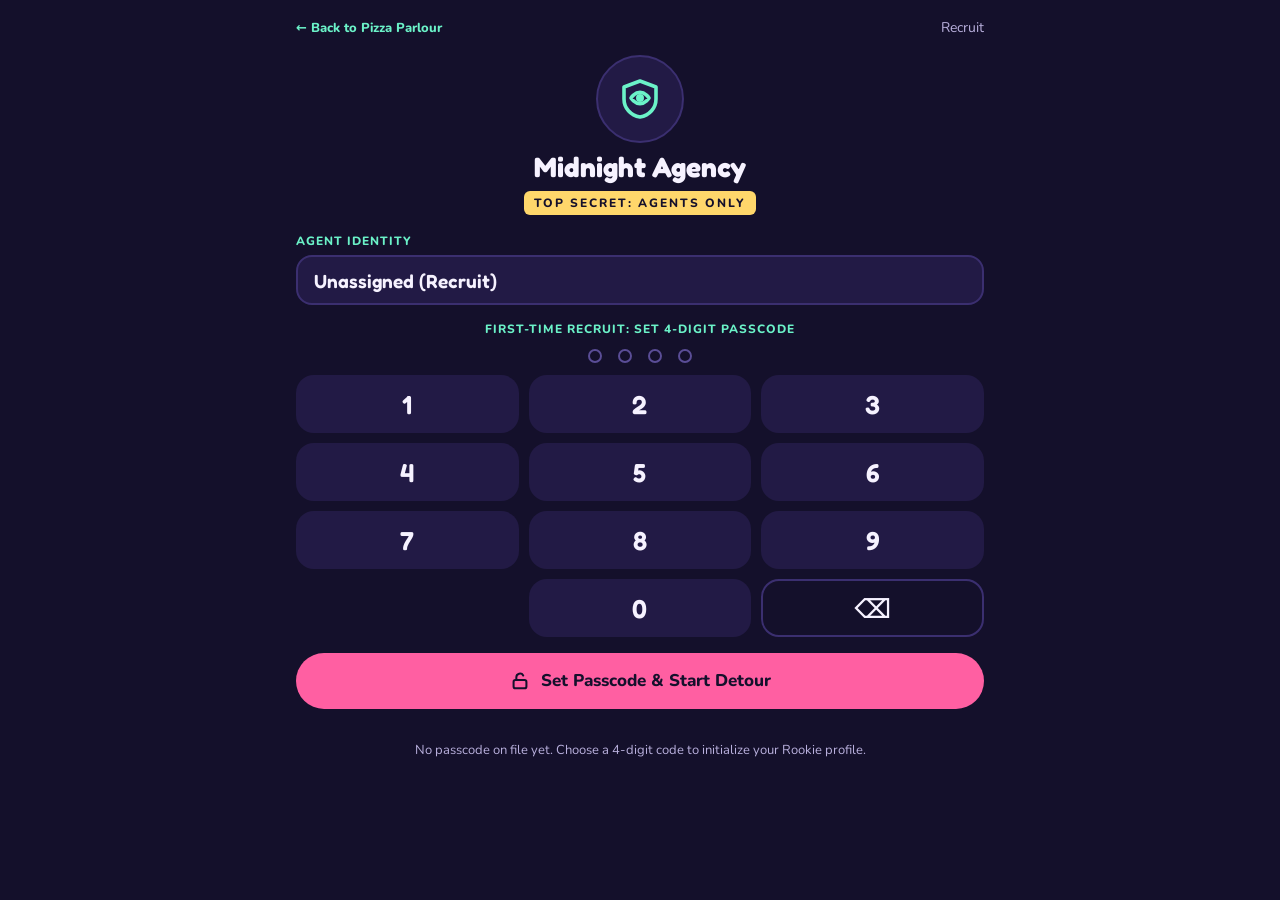
<file: midnight-agency-passcode.html>
<!doctype html>
<html lang="en">
<head>
  <link rel="icon" type="image/svg+xml" href="./assets/midnight-agency-logo.svg">
<link rel="icon" href="./assets/midnight-agency.ico">
<meta charset="utf-8">
<meta name="viewport" content="width=device-width, initial-scale=1">
<title>Midnight Agency — Passcode Gate</title>
<link rel="stylesheet" href="https://fonts.googleapis.com/css2?family=Fredoka:wght@500;600;700&family=Nunito:wght@500;700;800&display=swap">
<script src="./js/ma-config.js"></script>
<script src="./js/holiday-overlay.js" defer></script>
<style>
*{box-sizing:border-box}
body{margin:0;font-family:'Nunito',system-ui,Arial,sans-serif;background:#14102B;color:#F6F2FF;-webkit-tap-highlight-color:transparent}
.screen{display:none;max-width:720px;margin:0 auto;min-height:100vh;padding:18px 16px 40px}
.screen.on{display:block}
h1,h2,h3,.ftitle{font-family:'Fredoka',system-ui,sans-serif}
.ftitle{font-weight:700}
.card{background:#221A45;border:1px solid #3B2F70;border-radius:18px;padding:16px;margin:14px 0}
.btn{display:block;width:100%;min-height:54px;border-radius:999px;border:none;background:#6BF2C8;color:#14102B;font-weight:800;font-size:17px;margin:10px 0;cursor:pointer;font-family:inherit;text-decoration:none;text-align:center;line-height:54px}
.btn.alt{background:#2D2359;color:#F6F2FF;border:2px solid #3B2F70;line-height:50px}
.btn.pink{background:#FF5FA2;color:#14102B;display:flex;align-items:center;justify-content:center;gap:10px;line-height:1.2}
.muted{color:#B9B0DD;font-size:14px}
.tag{display:inline-block;background:#FFD76B;color:#14102B;border-radius:6px;padding:3px 8px;font-size:12px;font-weight:800;letter-spacing:1px;text-transform:uppercase}
.lbl{font-size:12px;font-weight:800;letter-spacing:1px;color:#6BF2C8;margin-bottom:6px}
.keys{display:grid;grid-template-columns:repeat(3,1fr);gap:10px}
.key{min-height:58px;border:none;color:#F6F2FF;cursor:pointer;font-family:'Fredoka',system-ui,sans-serif;font-weight:600;font-size:26px;border-radius:18px;background:#221A45;display:flex;align-items:center;justify-content:center}
.key.ghost{background:transparent;border:2px solid #3B2F70}
.keyspace{min-height:58px}
.dots{display:flex;gap:16px;justify-content:center;align-items:center;margin:12px 0}
.dot{width:14px;height:14px;border-radius:50%;border:2px solid #5A4D96}
.dot.f{width:18px;height:18px;background:#6BF2C8;border-color:#6BF2C8}
.crest{width:88px;height:88px;border-radius:50%;background:#221A45;border:2px solid #3B2F70;display:flex;align-items:center;justify-content:center}
.codefield{min-height:50px;border-radius:16px;border:2px solid #3B2F70;background:#221A45;color:#F6F2FF;font-family:'Fredoka',system-ui,sans-serif;font-weight:600;font-size:19px;padding:0 16px;display:flex;align-items:center}
.field{width:100%;min-height:50px;border-radius:12px;background:#1B1438;color:#F6F2FF;border:2px solid #3B2F70;font-size:16px;padding:0 12px;margin:10px 0;font-family:inherit}
.promo-box{background:#2D2359;border:2px solid #FFD76B;border-radius:18px;padding:16px;margin:14px 0}
.topbar-row{display:flex;justify-content:space-between;align-items:center;gap:8px;margin-bottom:8px}
.small-link{color:#6BF2C8;font-weight:800;font-size:13px;text-decoration:none}
</style>
</head>
<body>

<section class="screen on" id="gateScreen">
  <div class="topbar-row">
    <a class="small-link" href="./index.html">&larr; Back to Pizza Parlour</a>
    <span class="muted" id="statusBadge">Rookie</span>
  </div>

  <div style="display:flex;flex-direction:column;align-items:center;gap:10px;padding-top:10px">
    <div class="crest">
      <svg width="48" height="48" viewBox="0 0 24 24" fill="none" stroke="#6BF2C8" stroke-width="1.8" stroke-linecap="round" stroke-linejoin="round" aria-hidden="true"><path d="M12 3l8 3v6c0 4.5-3.2 8.2-8 9-4.8-.8-8-4.5-8-9V6z"/><path d="M7.5 11.5s1.8-2.8 4.5-2.8 4.5 2.8 4.5 2.8-1.8 2.8-4.5 2.8-4.5-2.8-4.5-2.8z"/><circle cx="12" cy="11.5" r="1.1" fill="#6BF2C8"/></svg>
    </div>
    <div class="ftitle" style="font-size:28px;line-height:1">Midnight Agency</div>
    <span class="tag" style="letter-spacing:2px;padding:4px 10px">TOP SECRET: AGENTS ONLY</span>
  </div>

  <div style="margin-top:18px">
    <div class="lbl">AGENT IDENTITY</div>
    <div class="codefield" id="whoGate">Unassigned (Rookie)</div>
  </div>

  <div style="text-align:center;margin:16px 0 10px">
    <div class="lbl" id="codePromptLbl" style="margin-bottom:10px">CHOOSE A 4-DIGIT PASSCODE</div>
    <div class="dots" id="ldots" role="img"></div>
  </div>

  <div class="keys" id="lkeys"></div>

  <button class="btn pink" id="submitCodeBtn" type="button" style="min-height:56px;margin-top:16px">
    <svg width="22" height="22" viewBox="0 0 24 24" fill="none" stroke="#14102B" stroke-width="2.2" stroke-linecap="round" stroke-linejoin="round" aria-hidden="true"><rect x="5" y="11" width="14" height="9" rx="2"/><path d="M8 11V8a4 4 0 0 1 7.5-2"/></svg>
    <span id="submitBtnTxt">Set Passcode &amp; Continue</span>
  </button>

  <div class="muted" id="lMsg" style="text-align:center;min-height:22px;color:#FFD76B"></div>
  <div class="muted" id="loginHint" style="text-align:center;line-height:1.4;font-size:13px"></div>
</section>

<section class="screen" id="detourScreen">
  <div class="topbar-row">
    <button type="button" class="small-link" id="backToGateBtn" style="background:none;border:none;cursor:pointer;padding:0">&larr; Lock / Change Code</button>
    <span class="tag" id="detourRankTag">ROOKIE BRIEFING</span>
  </div>

  <div class="card" id="rookieDetourBox" style="display:none">
    <div class="lbl">FIRST-TIME / ROOKIE DETOUR</div>
    <h2 style="margin:4px 0 8px">Welcome to the Midnight Agency</h2>
    <p class="muted" style="margin:0 0 10px">Your 4-digit passcode is active. Because your rank is currently <strong>Rookie</strong>, your official agent codename is locked until you earn promotions in the field.</p>
    <p class="muted" style="margin:0">Head into Player HQ to log sightings, take cases, and build your star count toward promotion.</p>
  </div>

  <div class="promo-box" id="promoDetourBox" style="display:none">
    <div class="lbl" style="color:#FFD76B">PROMOTION DETOUR · CODENAME UNLOCKED</div>
    <h2 style="margin:4px 0 6px">Claim Your Agent Codename</h2>
    <p class="muted" style="margin:0 0 8px">You are cleared past Rookie. Set or confirm your codename before entering Player HQ:</p>
    <input id="codenameInput" class="field" type="text" maxlength="24" placeholder="e.g. Nightfox">
    <button class="btn alt" id="saveCodenameBtn" type="button">Save Codename</button>
    <div class="muted" id="codenameMsg" style="min-height:20px;color:#6BF2C8"></div>
  </div>

  <button class="btn pink" id="enterDashboardBtn" type="button">Enter Player HQ Dashboard &rarr;</button>
</section>

<script>
(function () {
  'use strict';
  var MA = window.MidnightAgencyConfig;
  var STORAGE_KEY = MA.STORAGE_KEY;
  var DASHBOARD_URL = MA.DASHBOARD_URL;
  var code = '';

  function $(id) { return document.getElementById(id); }

  // Config + rank rules live in js/ma-config.js (single source of truth).
  var readConfig = MA.read;
  var writeConfig = MA.write;
  var effectiveRank = MA.effectiveRank;
  var isPromoted = MA.isPromoted;

  function showScreen(id) {
    document.querySelectorAll('.screen').forEach(function (s) { s.classList.remove('on'); });
    $(id).classList.add('on');
    window.scrollTo(0, 0);
  }

  function refreshGateUI() {
    var cfg = readConfig();
    var rank = effectiveRank(cfg);
    var promoted = isPromoted(cfg);
    var savedCode = String((cfg.player && cfg.player.passCode) || '').trim();
    var codename = promoted ? String((cfg.player && cfg.player.userName) || '').trim() : '';

    $('statusBadge').textContent = rank;
    $('whoGate').textContent = codename ? ('Agent ' + codename + ' (' + rank + ')') : ('Unassigned (' + rank + ')');

    if (savedCode.length === 4) {
      $('codePromptLbl').textContent = 'ENTER 4-DIGIT PASSCODE';
      $('submitBtnTxt').textContent = 'Verify Passcode';
      $('loginHint').textContent = promoted
        ? 'Enter your 4-digit passcode to proceed to codename check and Player HQ.'
        : 'Enter your 4-digit passcode. Rookie recruits take a quick briefing detour before HQ.';
    } else {
      $('codePromptLbl').textContent = 'FIRST-TIME RECRUIT: SET 4-DIGIT PASSCODE';
      $('submitBtnTxt').textContent = 'Set Passcode & Start Detour';
      $('loginHint').textContent = 'No passcode on file yet. Choose a 4-digit code to initialize your Rookie profile.';
    }
  }

  function drawDots() {
    var dots = $('ldots');
    dots.innerHTML = '';
    for (var i = 0; i < 4; i++) {
      var d = document.createElement('div');
      d.className = 'dot' + (i < code.length ? ' f' : '');
      dots.appendChild(d);
    }
  }

  function buildKeypad() {
    var keys = $('lkeys');
    keys.innerHTML = '';
    ['1','2','3','4','5','6','7','8','9','','0','BK'].forEach(function (k) {
      if (!k) {
        var sp = document.createElement('div');
        sp.className = 'keyspace';
        keys.appendChild(sp);
        return;
      }
      var b = document.createElement('button');
      b.type = 'button';
      if (k === 'BK') {
        b.className = 'key ghost';
        b.textContent = '⌫';
        b.setAttribute('aria-label', 'Delete');
        b.onclick = function () { code = code.slice(0, -1); $('lMsg').textContent = ''; drawDots(); };
      } else {
        b.className = 'key';
        b.textContent = k;
        b.onclick = function () {
          if (code.length < 4) {
            code += k;
            $('lMsg').textContent = '';
            drawDots();
          }
        };
      }
      keys.appendChild(b);
    });
    drawDots();
  }

  function openDetourForCurrentUser(isFirstTime) {
    var cfg = readConfig();
    var rank = effectiveRank(cfg);
    var promoted = isPromoted(cfg);

    $('detourRankTag').textContent = isFirstTime
      ? 'FIRST-TIME ROOKIE'
      : (rank.toUpperCase() + ' CLEARANCE');

    if (!promoted) {
      $('rookieDetourBox').style.display = 'block';
      $('promoDetourBox').style.display = 'none';
    } else {
      $('rookieDetourBox').style.display = 'none';
      $('promoDetourBox').style.display = 'block';
      $('codenameInput').value = cfg.player.userName || '';
      $('codenameMsg').textContent = '';
    }
    showScreen('detourScreen');
  }

  $('submitCodeBtn').onclick = function () {
    if (code.length !== 4) {
      $('lMsg').textContent = 'Please enter all 4 digits.';
      return;
    }
    var cfg = readConfig();
    var savedCode = String((cfg.player && cfg.player.passCode) || '').trim();

    if (savedCode.length !== 4) {
      writeConfig({ player: { passCode: code } });
      MA.markGatePassed();
      code = '';
      drawDots();
      $('lMsg').textContent = '';
      refreshGateUI();
      openDetourForCurrentUser(true);
      return;
    }

    if (code === savedCode) {
      MA.markGatePassed();
      code = '';
      drawDots();
      $('lMsg').textContent = '';
      refreshGateUI();
      openDetourForCurrentUser(false);
    } else {
      code = '';
      drawDots();
      $('lMsg').textContent = 'Passcode did not match.';
    }
  };

  $('saveCodenameBtn').onclick = function () {
    var cfg = readConfig();
    if (!isPromoted(cfg)) {
      $('codenameMsg').textContent = 'Codenames unlock after promotion past Rookie.';
      return;
    }
    var name = ($('codenameInput').value || '').trim();
    if (!name) {
      $('codenameMsg').textContent = 'Enter a codename first.';
      return;
    }
    writeConfig({ player: { userName: name } });
    $('codenameMsg').textContent = 'Codename saved: ' + name;
    refreshGateUI();
  };

  $('enterDashboardBtn').onclick = function () {
    MA.markGatePassed();
    window.location.href = DASHBOARD_URL;
  };

  $('backToGateBtn').onclick = function () {
    code = '';
    drawDots();
    refreshGateUI();
    showScreen('gateScreen');
  };

  window.addEventListener('storage', function (e) {
    if (e.key === STORAGE_KEY) refreshGateUI();
  });
  window.addEventListener(MA.EVENT_NAME, refreshGateUI);

  buildKeypad();
  refreshGateUI();
})();
</script>
</body>
</html>
</file>
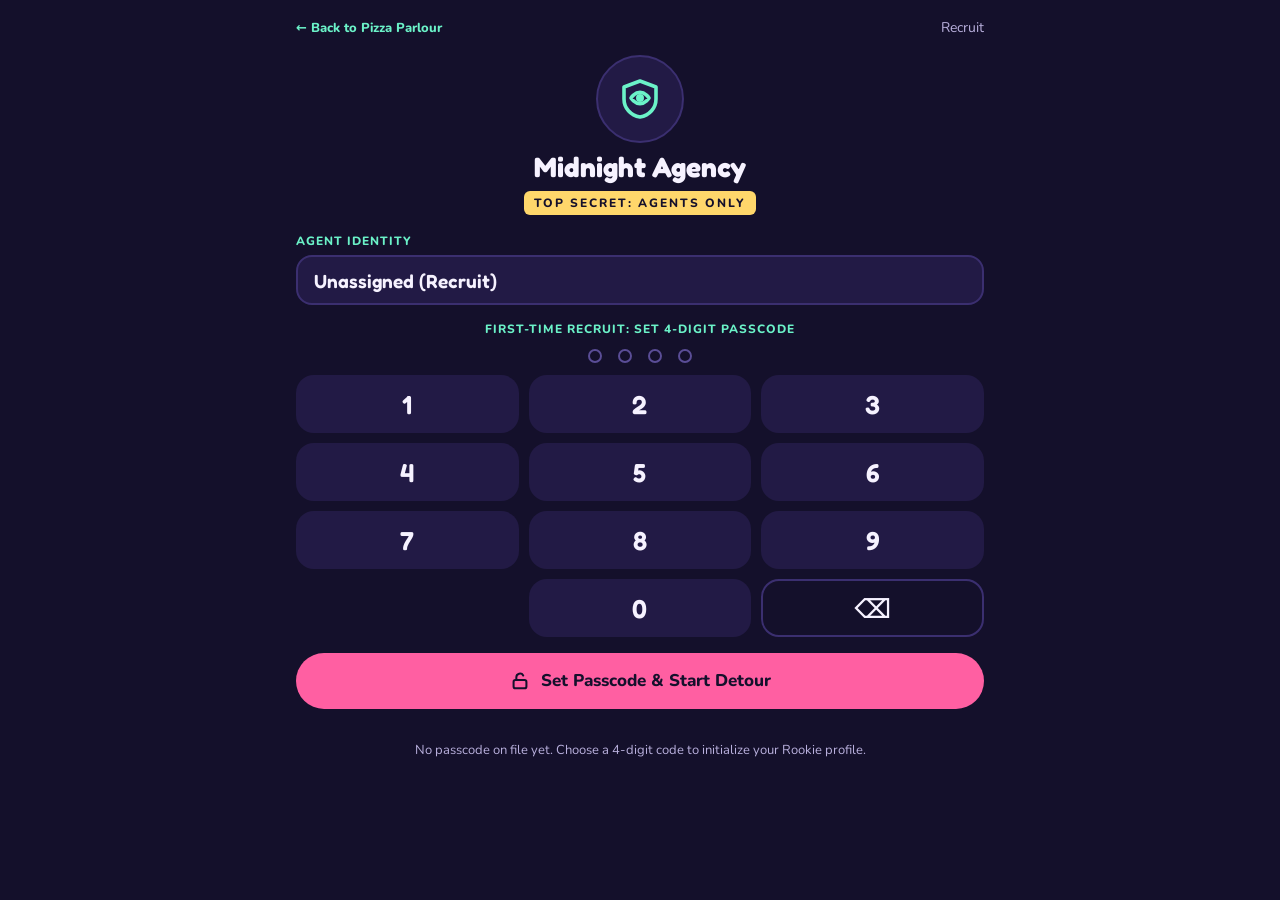
<file: player-dashboard.html>
<!doctype html>
<html lang="en">
<head>
  <link rel="icon" type="image/svg+xml" href="./assets/midnight-agency-logo.svg">
<link rel="icon" href="./assets/midnight-agency.ico">
<meta charset="utf-8">
<meta name="viewport" content="width=device-width, initial-scale=1, viewport-fit=cover">
<title>Midnight Agency — Command Desk</title>
<script src="./js/ma-config.js"></script>
<script src="./js/holiday-overlay.js" defer></script>
<link rel="stylesheet" href="./css/command-desk.css">
</head>
<body>
<div class="app">
  <div class="bar" id="bar"></div>
  <div class="desk">
    <section class="area-map"><div class="mapwrap" id="map"></div></section>
    <section class="area-intel card scroll" id="intel" aria-label="Location intel and forecast"></section>
    <section class="area-feed" id="feed"><div class="empty mute">Loading the case files…</div></section>
    <section class="area-side" id="side"></section>
  </div>
</div>
<div id="layer"></div>

<script src="./js/world-factbook.js"></script>
<script src="./js/crime-generator.js"></script>
<script src="./js/suspect-generator.js"></script>
<script src="./js/agent-roster.js"></script>
<script src="./js/case-engine.js"></script>
<script src="./js/warrant-engine.js"></script>
<script src="./js/spycraft-factbook.js"></script>
<script src="./js/reliability.js"></script>
<script src="./js/crumpled-notes.js"></script>
<script src="./js/chief-calls.js"></script>
<script src="./js/comms-audio.js"></script>
<script src="./js/map-geo.js"></script>
<script src="./js/command-map.js"></script>
<script src="./js/intel-card.js"></script>
<script src="./js/minigame-slots.js"></script>
<script src="./js/unblur-lab.js"></script>
<script src="./js/command-desk.js"></script>
</body>
</html>
</file>
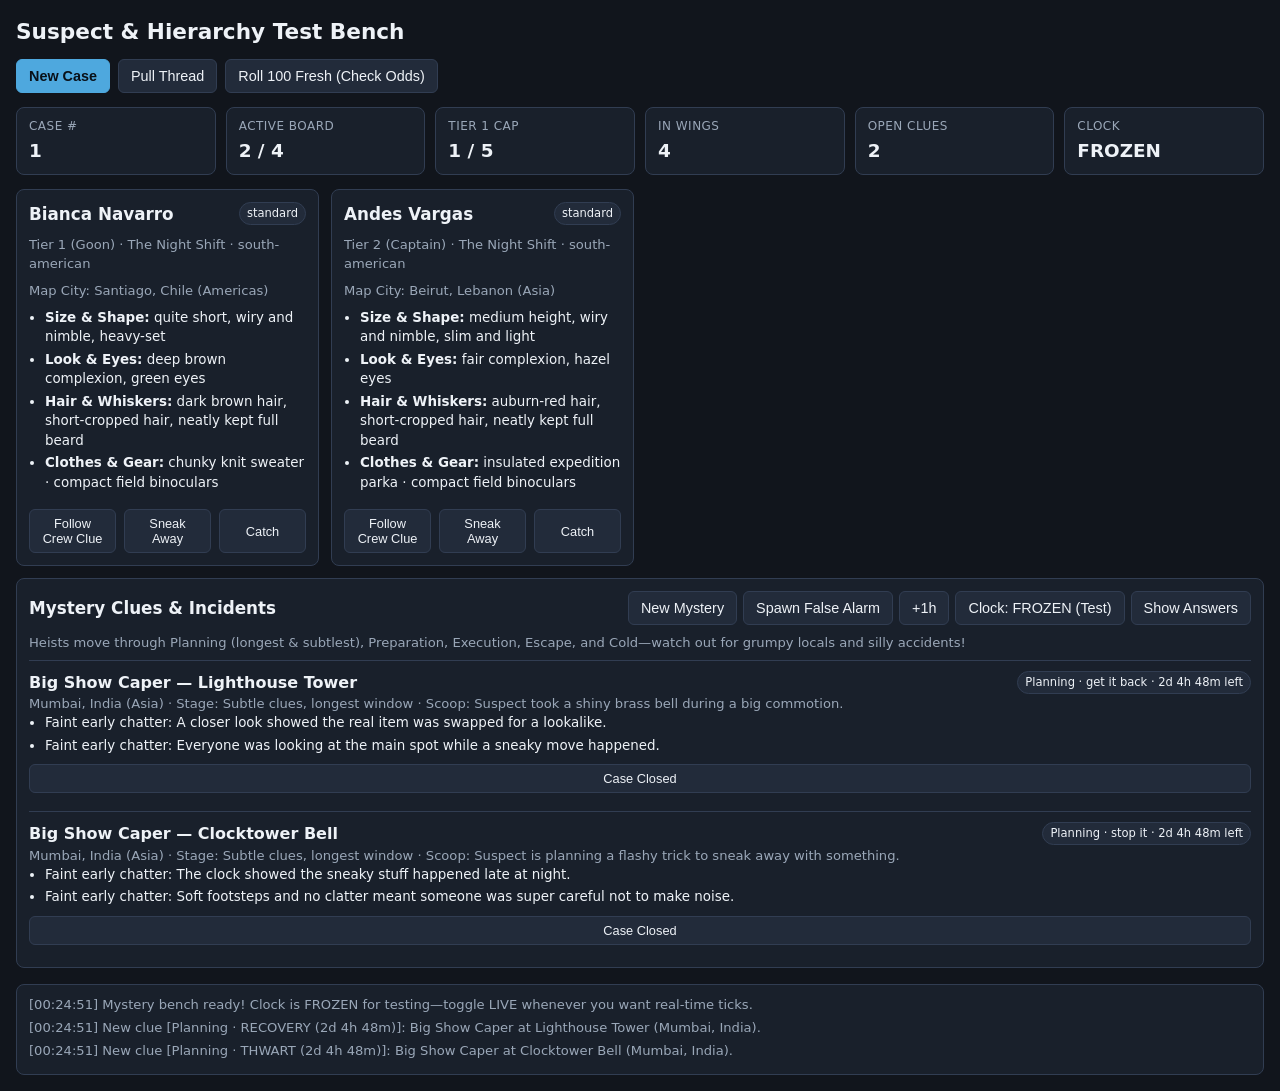
<file: suspect-test.html>
<!DOCTYPE html>
<html lang="en">
<head>
  <meta charset="UTF-8" />
  <meta name="viewport" content="width=device-width, initial-scale=1.0" />
  <title>Suspect & Hierarchy Test Bench</title>
  <style>
    :root {
      --bg: #11151c;
      --panel: #19202b;
      --card: #222b3a;
      --text: #eef2f7;
      --muted: #9aa7b8;
      --accent: #4ea8de;
      --warn: #f4a261;
      --good: #52b788;
      --border: #313d52;
    }

    * { box-sizing: border-box; }

    body {
      margin: 0;
      padding: 16px;
      font-family: system-ui, -apple-system, Segoe UI, Roboto, sans-serif;
      background: var(--bg);
      color: var(--text);
      line-height: 1.45;
    }

    h1 {
      margin: 0 0 12px;
      font-size: 1.35rem;
    }

    .controls {
      display: flex;
      flex-wrap: wrap;
      gap: 8px;
      margin-bottom: 14px;
    }

    button {
      background: var(--card);
      color: var(--text);
      border: 1px solid var(--border);
      border-radius: 6px;
      padding: 8px 12px;
      font-size: 0.9rem;
      cursor: pointer;
    }

    button.primary {
      background: var(--accent);
      color: #091018;
      border-color: var(--accent);
      font-weight: 600;
    }

    button:hover {
      filter: brightness(1.08);
    }

    .stats {
      display: grid;
      grid-template-columns: repeat(auto-fit, minmax(150px, 1fr));
      gap: 10px;
      margin-bottom: 14px;
    }

    .stat {
      background: var(--panel);
      border: 1px solid var(--border);
      border-radius: 8px;
      padding: 10px 12px;
    }

    .stat-label {
      font-size: 0.75rem;
      color: var(--muted);
      text-transform: uppercase;
      letter-spacing: 0.04em;
    }

    .stat-value {
      font-size: 1.15rem;
      font-weight: 700;
      margin-top: 2px;
    }

    .breadcrumbs {
      background: #2b2318;
      border: 1px solid var(--warn);
      border-radius: 8px;
      padding: 10px 12px;
      margin-bottom: 14px;
      font-size: 0.9rem;
    }

    .breadcrumbs:empty {
      display: none;
    }

    .grid {
      display: grid;
      grid-template-columns: repeat(auto-fill, minmax(290px, 1fr));
      gap: 12px;
      margin-bottom: 16px;
    }

    .card {
      background: var(--panel);
      border: 1px solid var(--border);
      border-radius: 8px;
      padding: 12px;
      display: flex;
      flex-direction: column;
      gap: 8px;
    }

    .card-header {
      display: flex;
      justify-content: space-between;
      align-items: flex-start;
      gap: 8px;
    }

    .name {
      font-size: 1.05rem;
      font-weight: 700;
    }

    .badge {
      font-size: 0.72rem;
      padding: 2px 7px;
      border-radius: 999px;
      background: var(--card);
      border: 1px solid var(--border);
      white-space: nowrap;
    }

    .badge.mononym {
      border-color: var(--warn);
      color: var(--warn);
    }

    .meta {
      font-size: 0.82rem;
      color: var(--muted);
    }

    .detail-list {
      margin: 0;
      padding-left: 16px;
      font-size: 0.84rem;
    }

    .detail-list li {
      margin-bottom: 3px;
    }

    .card-actions {
      display: flex;
      gap: 8px;
      margin-top: auto;
      padding-top: 6px;
    }

    .card-actions button {
      flex: 1;
      padding: 6px 8px;
      font-size: 0.8rem;
    }

    .log-box {
      background: var(--panel);
      border: 1px solid var(--border);
      border-radius: 8px;
      padding: 10px 12px;
      font-size: 0.82rem;
      color: var(--muted);
      max-height: 180px;
      overflow-y: auto;
    }

    .log-entry {
      margin-bottom: 4px;
    }
  </style>
</head>
<body>
  <h1>Suspect &amp; Hierarchy Test Bench</h1>

  <div class="controls">
    <button id="btn-new-case" class="primary">New Case</button>
    <button id="btn-pull-thread">Pull Thread</button>
    <button id="btn-roll-100">Roll 100 Fresh (Check Odds)</button>
  </div>

  <div id="stats" class="stats"></div>
  <div id="breadcrumbs" class="breadcrumbs"></div>
  <div id="board" class="grid"></div>

  <div class="log-box" id="log"></div>


<!-- Script tags go right before closing body -->
<script src="js/world-factbook.js"></script>  
<script src="js/suspect-generator.js"></script>
  <script src="js/crime-generator.js"></script>
  <script src="js/suspect-ui.js"></script>
</body>
</html>
</file>
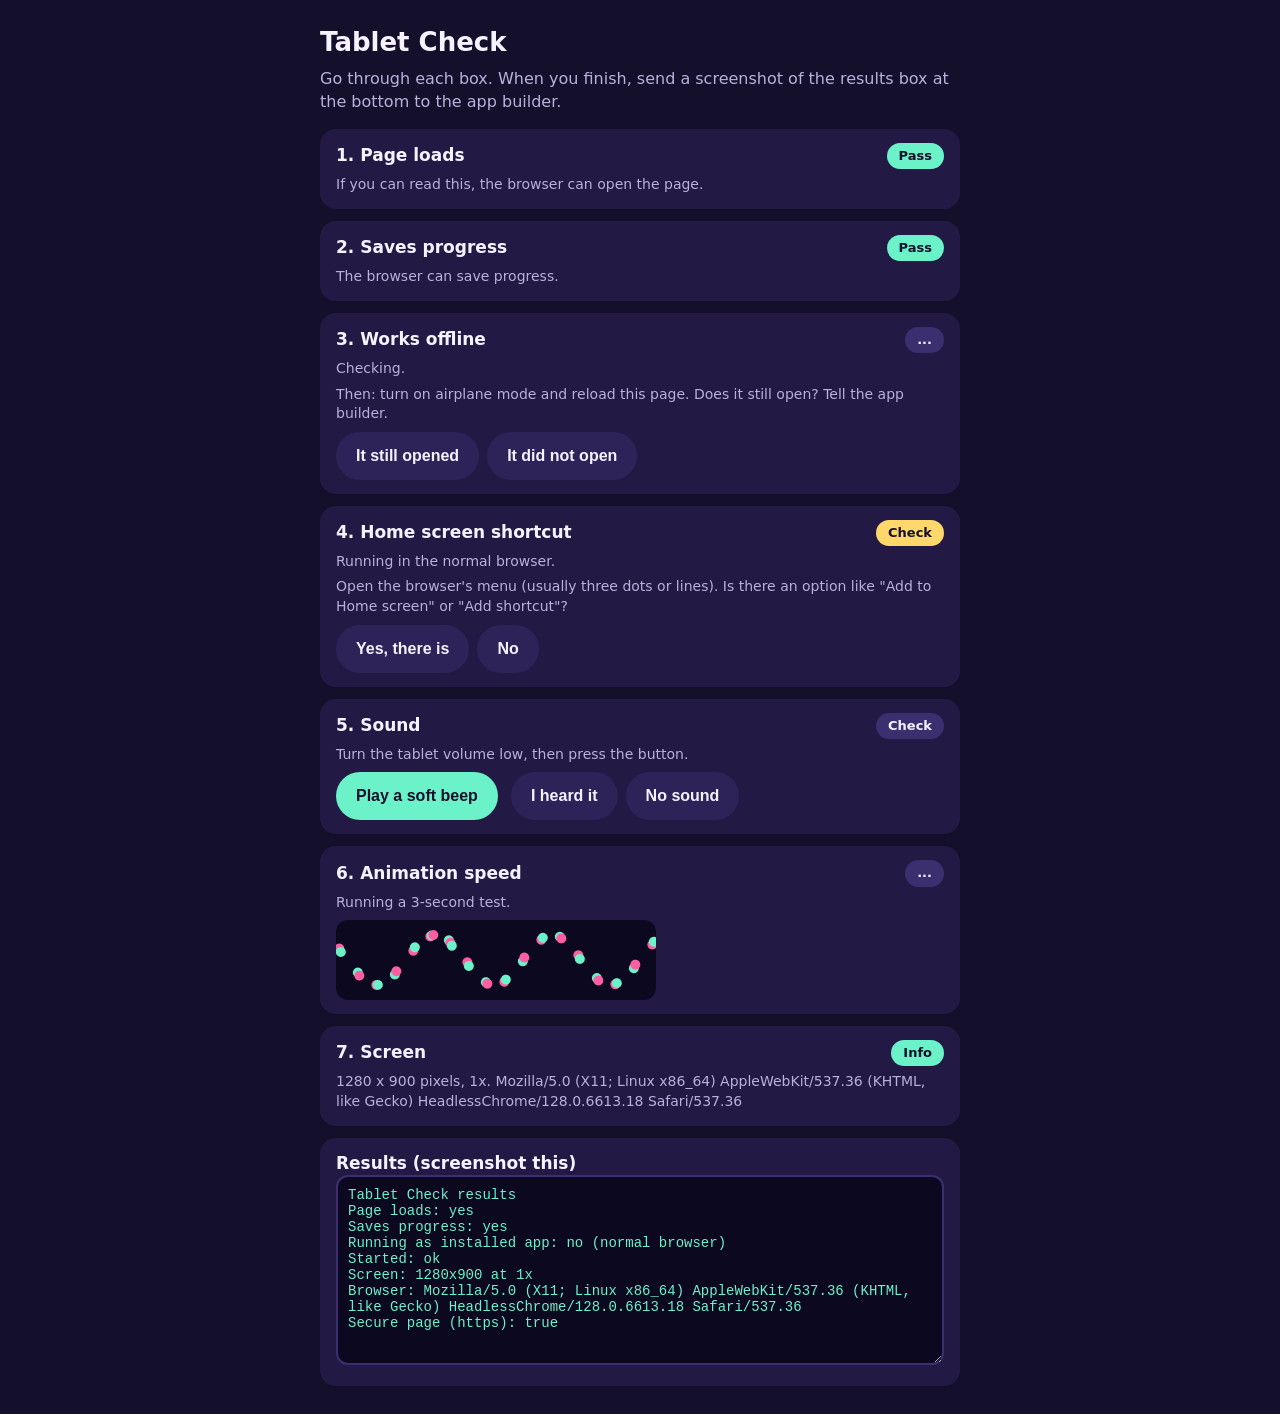
<file: tablet-test.html>
<!doctype html>
<html lang="en">
<head>
<meta charset="utf-8">
<meta name="viewport" content="width=device-width, initial-scale=1">
<title>Tablet Check</title>
<style>
  body{margin:0;background:#14102B;color:#F6F2FF;font-family:system-ui,Arial,sans-serif;line-height:1.4}
  main{max-width:640px;margin:0 auto;padding:16px}
  h1{font-size:26px;margin:8px 0}
  p.lead{color:#B9B0DD;margin:0 0 16px}
  .card{background:#221A45;border-radius:16px;padding:14px 16px;margin-bottom:12px}
  .row{display:flex;align-items:center;justify-content:space-between;gap:12px}
  .name{font-weight:700;font-size:17px}
  .pill{border-radius:999px;padding:4px 12px;font-weight:800;font-size:13px;background:#3B2F70;color:#F6F2FF;white-space:nowrap}
  .pass{background:#6BF2C8;color:#14102B}
  .fail{background:#FF5FA2;color:#14102B}
  .check{background:#FFD76B;color:#14102B}
  .detail{color:#B9B0DD;font-size:14px;margin-top:6px}
  button{min-height:48px;border-radius:999px;border:none;background:#6BF2C8;color:#14102B;font-weight:800;font-size:16px;padding:0 20px;margin:8px 8px 0 0;cursor:pointer}
  button.alt{background:#2D2359;color:#F6F2FF}
  textarea{width:100%;box-sizing:border-box;min-height:190px;border-radius:12px;border:2px solid #3B2F70;background:#0B0820;color:#6BF2C8;font-family:ui-monospace,Menlo,Consolas,monospace;font-size:14px;padding:10px}
  canvas{width:100%;max-width:320px;height:80px;border-radius:12px;background:#0B0820;display:block;margin-top:8px}
</style>
</head>
<body>
<main>
  <h1>Tablet Check</h1>
  <p class="lead">Go through each box. When you finish, send a screenshot of the results box at the bottom to the app builder.</p>

  <div class="card"><div class="row"><div class="name">1. Page loads</div><div class="pill pass" id="s1">Pass</div></div>
    <div class="detail">If you can read this, the browser can open the page.</div></div>

  <div class="card"><div class="row"><div class="name">2. Saves progress</div><div class="pill" id="s2">...</div></div>
    <div class="detail" id="d2">Checking.</div></div>

  <div class="card"><div class="row"><div class="name">3. Works offline</div><div class="pill" id="s3">...</div></div>
    <div class="detail" id="d3">Checking.</div>
    <div class="detail">Then: turn on airplane mode and reload this page. Does it still open? Tell the app builder.</div>
    <button class="alt" id="offYes" type="button">It still opened</button><button class="alt" id="offNo" type="button">It did not open</button></div>

  <div class="card"><div class="row"><div class="name">4. Home screen shortcut</div><div class="pill" id="s4">...</div></div>
    <div class="detail" id="d4">Checking.</div>
    <div class="detail">Open the browser's menu (usually three dots or lines). Is there an option like "Add to Home screen" or "Add shortcut"?</div>
    <button class="alt" id="hsYes" type="button">Yes, there is</button><button class="alt" id="hsNo" type="button">No</button></div>

  <div class="card"><div class="row"><div class="name">5. Sound</div><div class="pill" id="s5">Check</div></div>
    <div class="detail">Turn the tablet volume low, then press the button.</div>
    <button id="beep" type="button">Play a soft beep</button>
    <button class="alt" id="beepYes" type="button">I heard it</button><button class="alt" id="beepNo" type="button">No sound</button></div>

  <div class="card"><div class="row"><div class="name">6. Animation speed</div><div class="pill" id="s6">...</div></div>
    <div class="detail" id="d6">Running a 3-second test.</div>
    <canvas id="cv" width="640" height="160"></canvas></div>

  <div class="card"><div class="row"><div class="name">7. Screen</div><div class="pill pass">Info</div></div>
    <div class="detail" id="d7"></div></div>

  <div class="card"><div class="name">Results (screenshot this)</div>
    <textarea id="out" readonly></textarea></div>
</main>

<script>
(function () {
  var R = {};
  function $(id){ return document.getElementById(id); }
  function setStatus(n, kind, label, detail) {
    var p = $('s' + n);
    p.className = 'pill ' + kind;
    p.textContent = label;
    if (detail !== undefined && $('d' + n)) { $('d' + n).textContent = detail; }
  }
  function report(key, value) {
    R[key] = value;
    var lines = ['Tablet Check results'];
    lines.push('Page loads: yes');
    for (var k in R) { lines.push(k + ': ' + R[k]); }
    lines.push('Screen: ' + window.innerWidth + 'x' + window.innerHeight + ' at ' + window.devicePixelRatio + 'x');
    lines.push('Browser: ' + navigator.userAgent);
    lines.push('Secure page (https): ' + window.isSecureContext);
    $('out').value = lines.join('\n');
  }

  // 2. saved data
  try {
    localStorage.setItem('tabletcheck', 'ok');
    var ok = localStorage.getItem('tabletcheck') === 'ok';
    setStatus(2, ok ? 'pass' : 'fail', ok ? 'Pass' : 'Fail', ok ? 'The browser can save progress.' : 'Saving did not work.');
    report('Saves progress', ok ? 'yes' : 'no');
  } catch (e) {
    setStatus(2, 'fail', 'Fail', 'Saving is blocked: ' + e.message);
    report('Saves progress', 'blocked');
  }

  // 3. offline support
  if ('serviceWorker' in navigator && window.isSecureContext) {
    navigator.serviceWorker.register('sw.js').then(function () {
      return navigator.serviceWorker.ready;
    }).then(function () {
      setStatus(3, 'pass', 'Likely', 'Offline copy saved. Now try the airplane mode test below.');
      report('Offline support', 'registered');
    }).catch(function (e) {
      setStatus(3, 'fail', 'Fail', 'Could not set up offline mode: ' + e.message);
      report('Offline support', 'failed');
    });
  } else {
    setStatus(3, 'fail', 'Not available', 'This browser or address does not allow offline mode (needs a secure https address).');
    report('Offline support', 'not available');
  }
  $('offYes').onclick = function () { report('Opened in airplane mode', 'yes'); };
  $('offNo').onclick = function () { report('Opened in airplane mode', 'no'); };

  // 4. home screen
  var standalone = window.matchMedia && window.matchMedia('(display-mode: standalone)').matches;
  if (standalone) {
    setStatus(4, 'pass', 'Pass', 'This page is running as an installed app.');
    report('Running as installed app', 'yes');
  } else {
    setStatus(4, 'check', 'Check', 'Running in the normal browser.');
    report('Running as installed app', 'no (normal browser)');
  }
  $('hsYes').onclick = function () { setStatus(4, 'pass', 'Yes', 'Add-to-home-screen option exists.'); report('Add to home screen option', 'yes'); };
  $('hsNo').onclick = function () { setStatus(4, 'fail', 'No', 'No add-to-home-screen option.'); report('Add to home screen option', 'no'); };

  // 5. sound
  var ctx;
  $('beep').onclick = function () {
    try {
      var AC = window.AudioContext || window.webkitAudioContext;
      ctx = ctx || new AC();
      var osc = ctx.createOscillator();
      var gain = ctx.createGain();
      osc.type = 'sine';
      osc.frequency.value = 660;
      gain.gain.value = 0.05;
      osc.connect(gain); gain.connect(ctx.destination);
      osc.start(); osc.stop(ctx.currentTime + 0.25);
    } catch (e) { setStatus(5, 'fail', 'Fail', ''); report('Sound', 'error: ' + e.message); }
  };
  $('beepYes').onclick = function () { setStatus(5, 'pass', 'Pass'); report('Sound', 'heard it'); };
  $('beepNo').onclick = function () { setStatus(5, 'fail', 'No sound'); report('Sound', 'not heard'); };

  // 6. animation speed
  var cv = $('cv'), g = cv.getContext('2d');
  var start = null, frames = 0;
  function tick(t) {
    if (start === null) { start = t; }
    frames++;
    g.clearRect(0, 0, 640, 160);
    for (var i = 0; i < 40; i++) {
      var x = (t / 6 + i * 37) % 700 - 30;
      var y = 80 + Math.sin(t / 300 + i) * 50;
      g.fillStyle = i % 2 ? '#6BF2C8' : '#FF5FA2';
      g.beginPath(); g.arc(x, y, 10, 0, 6.283); g.fill();
    }
    if (t - start < 3000) { requestAnimationFrame(tick); }
    else {
      var fps = Math.round(frames / ((t - start) / 1000));
      var kind = fps >= 45 ? 'pass' : (fps >= 25 ? 'check' : 'fail');
      var verdict = fps >= 45 ? 'Smooth' : (fps >= 25 ? 'OK' : 'Slow');
      setStatus(6, kind, verdict, 'About ' + fps + ' frames per second.');
      report('Animation speed', fps + ' fps (' + verdict + ')');
    }
  }
  requestAnimationFrame(tick);

  // 7. screen info
  $('d7').textContent = window.innerWidth + ' x ' + window.innerHeight + ' pixels, ' + window.devicePixelRatio + 'x. ' + navigator.userAgent;
  report('Started', 'ok');
})();
</script>
</body>
</html>
</file>
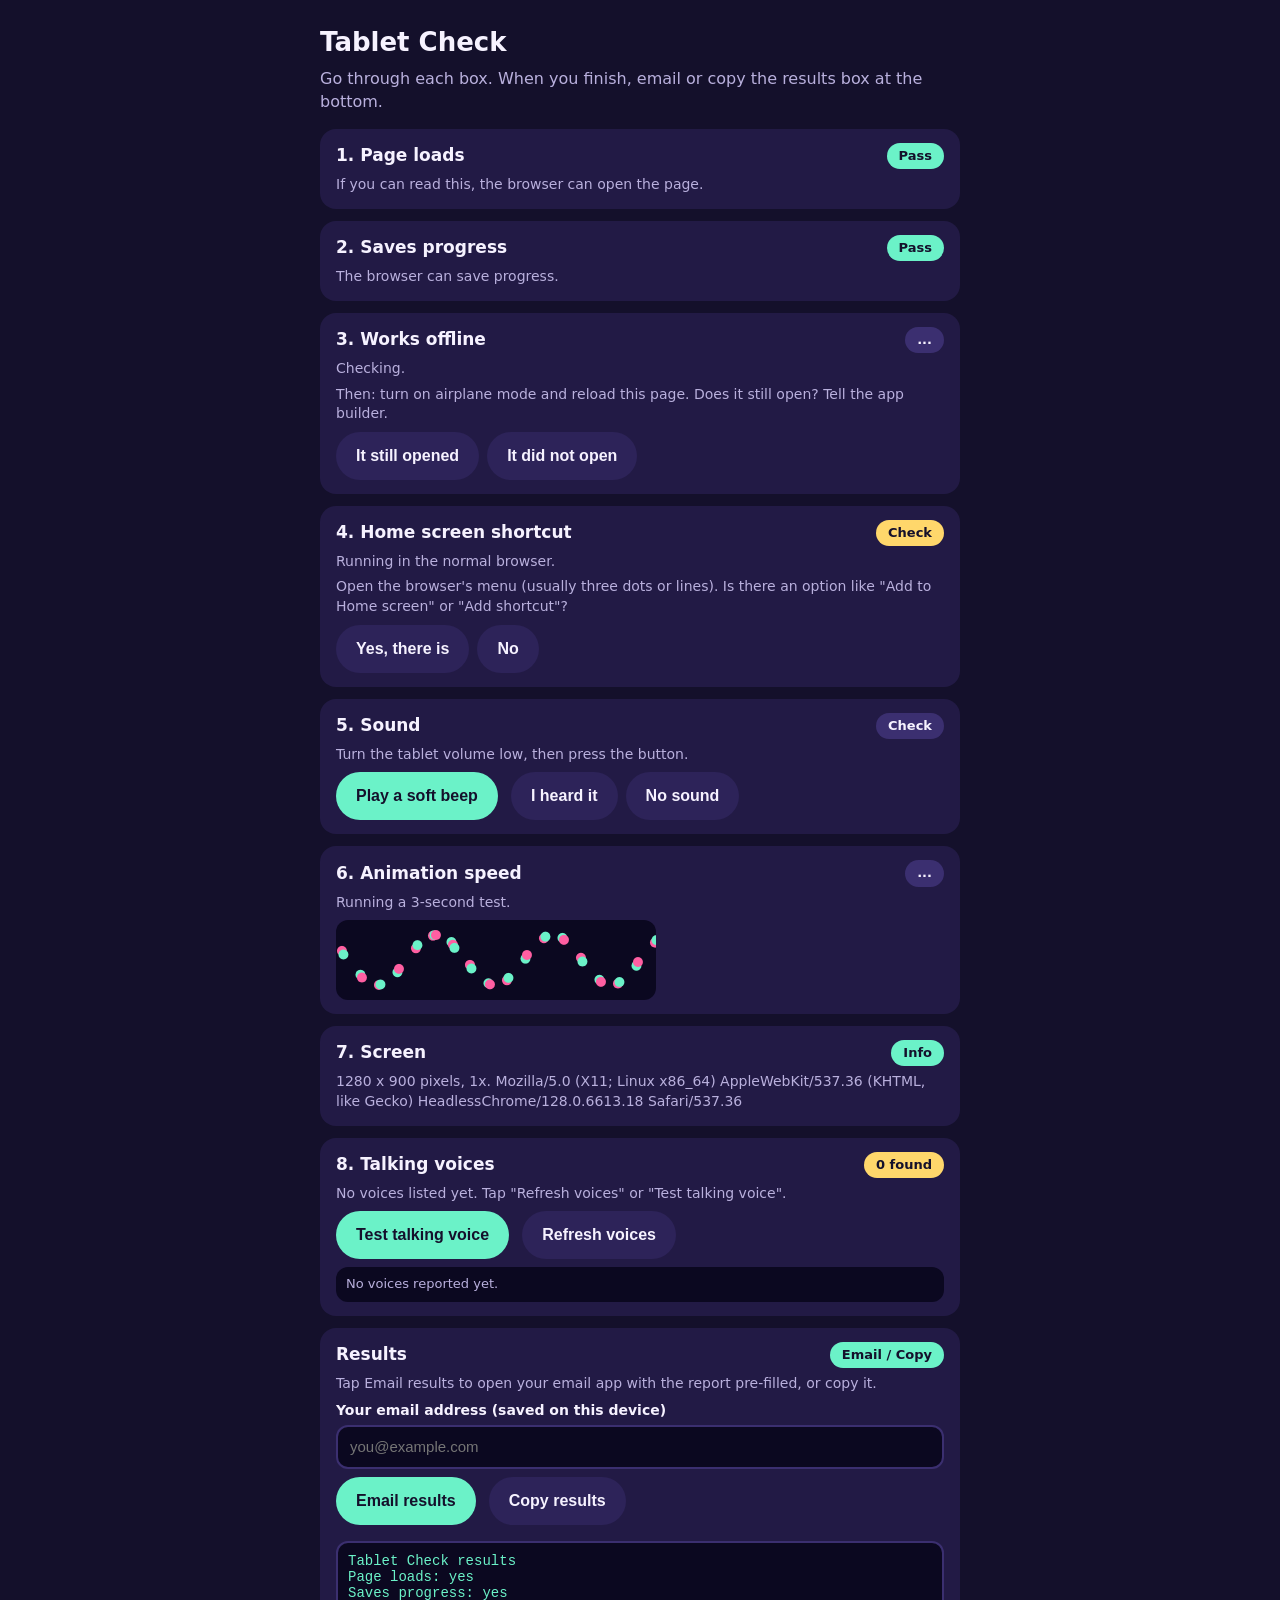
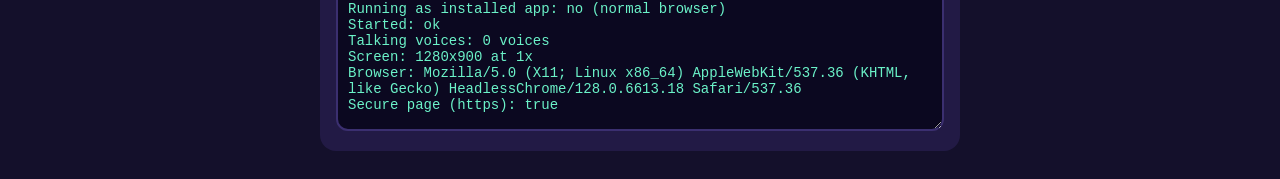
<file: tablet-test2.html>
<!doctype html>
<html lang="en">
<head>
<meta charset="utf-8">
<meta name="viewport" content="width=device-width, initial-scale=1">
<title>Tablet Check</title>
<style>
  body{margin:0;background:#14102B;color:#F6F2FF;font-family:system-ui,Arial,sans-serif;line-height:1.4}
  main{max-width:640px;margin:0 auto;padding:16px}
  h1{font-size:26px;margin:8px 0}
  p.lead{color:#B9B0DD;margin:0 0 16px}
  .card{background:#221A45;border-radius:16px;padding:14px 16px;margin-bottom:12px}
  .row{display:flex;align-items:center;justify-content:space-between;gap:12px}
  .name{font-weight:700;font-size:17px}
  .pill{border-radius:999px;padding:4px 12px;font-weight:800;font-size:13px;background:#3B2F70;color:#F6F2FF;white-space:nowrap}
  .pass{background:#6BF2C8;color:#14102B}
  .fail{background:#FF5FA2;color:#14102B}
  .check{background:#FFD76B;color:#14102B}
  .detail{color:#B9B0DD;font-size:14px;margin-top:6px}
  label.lbl{display:block;font-weight:700;font-size:14px;color:#F6F2FF;margin-top:8px;margin-bottom:4px}
  input[type="email"]{width:100%;box-sizing:border-box;min-height:44px;border-radius:12px;border:2px solid #3B2F70;background:#0B0820;color:#F6F2FF;font-size:15px;padding:0 12px}
  button{min-height:48px;border-radius:999px;border:none;background:#6BF2C8;color:#14102B;font-weight:800;font-size:16px;padding:0 20px;margin:8px 8px 0 0;cursor:pointer}
  button.alt{background:#2D2359;color:#F6F2FF}
  textarea{width:100%;box-sizing:border-box;min-height:190px;border-radius:12px;border:2px solid #3B2F70;background:#0B0820;color:#6BF2C8;font-family:ui-monospace,Menlo,Consolas,monospace;font-size:14px;padding:10px;margin-top:10px}
  canvas{width:100%;max-width:320px;height:80px;border-radius:12px;background:#0B0820;display:block;margin-top:8px}
  .vlist{margin-top:8px;padding:8px 10px;border-radius:12px;background:#0B0820;color:#B9B0DD;font-size:13px;max-height:150px;overflow-y:auto}
  .vitem{padding:3px 0;border-bottom:1px dotted #2D2359}
  .vitem:last-child{border-bottom:none}
</style>
</head>
<body>
<main>
  <h1>Tablet Check</h1>
  <p class="lead">Go through each box. When you finish, email or copy the results box at the bottom.</p>

  <div class="card"><div class="row"><div class="name">1. Page loads</div><div class="pill pass" id="s1">Pass</div></div>
    <div class="detail">If you can read this, the browser can open the page.</div></div>

  <div class="card"><div class="row"><div class="name">2. Saves progress</div><div class="pill" id="s2">...</div></div>
    <div class="detail" id="d2">Checking.</div></div>

  <div class="card"><div class="row"><div class="name">3. Works offline</div><div class="pill" id="s3">...</div></div>
    <div class="detail" id="d3">Checking.</div>
    <div class="detail">Then: turn on airplane mode and reload this page. Does it still open? Tell the app builder.</div>
    <button class="alt" id="offYes" type="button">It still opened</button><button class="alt" id="offNo" type="button">It did not open</button></div>

  <div class="card"><div class="row"><div class="name">4. Home screen shortcut</div><div class="pill" id="s4">...</div></div>
    <div class="detail" id="d4">Checking.</div>
    <div class="detail">Open the browser's menu (usually three dots or lines). Is there an option like "Add to Home screen" or "Add shortcut"?</div>
    <button class="alt" id="hsYes" type="button">Yes, there is</button><button class="alt" id="hsNo" type="button">No</button></div>

  <div class="card"><div class="row"><div class="name">5. Sound</div><div class="pill" id="s5">Check</div></div>
    <div class="detail">Turn the tablet volume low, then press the button.</div>
    <button id="beep" type="button">Play a soft beep</button>
    <button class="alt" id="beepYes" type="button">I heard it</button><button class="alt" id="beepNo" type="button">No sound</button></div>

  <div class="card"><div class="row"><div class="name">6. Animation speed</div><div class="pill" id="s6">...</div></div>
    <div class="detail" id="d6">Running a 3-second test.</div>
    <canvas id="cv" width="640" height="160"></canvas></div>

  <div class="card"><div class="row"><div class="name">7. Screen</div><div class="pill pass">Info</div></div>
    <div class="detail" id="d7"></div></div>

  <div class="card"><div class="row"><div class="name">8. Talking voices</div><div class="pill" id="s8">...</div></div>
    <div class="detail" id="d8">Checking talking voices.</div>
    <button id="ttsBtn" type="button">Test talking voice</button>
    <button class="alt" id="ttsRefresh" type="button">Refresh voices</button>
    <div class="vlist" id="vlist">Checking...</div></div>

  <div class="card"><div class="row"><div class="name">Results</div><div class="pill pass">Email / Copy</div></div>
    <div class="detail">Tap Email results to open your email app with the report pre-filled, or copy it.</div>
    <label class="lbl" for="emailTo">Your email address (saved on this device)</label>
    <input id="emailTo" type="email" placeholder="you@example.com" autocomplete="email">
    <button id="emailBtn" type="button">Email results</button>
    <button class="alt" id="copyBtn" type="button">Copy results</button>
    <div class="detail" id="emailStatus"></div>
    <textarea id="out" readonly></textarea></div>
</main>

<script>
(function () {
  var R = {};
  var EMAIL_KEY = 'tabletcheck_email_to';
  function $(id){ return document.getElementById(id); }
  function setStatus(n, kind, label, detail) {
    var p = $('s' + n);
    p.className = 'pill ' + kind;
    p.textContent = label;
    if (detail !== undefined && $('d' + n)) { $('d' + n).textContent = detail; }
  }
  function report(key, value) {
    R[key] = value;
    var lines = ['Tablet Check results'];
    lines.push('Page loads: yes');
    for (var k in R) { lines.push(k + ': ' + R[k]); }
    lines.push('Screen: ' + window.innerWidth + 'x' + window.innerHeight + ' at ' + window.devicePixelRatio + 'x');
    lines.push('Browser: ' + navigator.userAgent);
    lines.push('Secure page (https): ' + window.isSecureContext);
   $('out').value = lines.join('\n');
  }

  // 2. saved data
  try {
    localStorage.setItem('tabletcheck', 'ok');
    var ok = localStorage.getItem('tabletcheck') === 'ok';
    setStatus(2, ok ? 'pass' : 'fail', ok ? 'Pass' : 'Fail', ok ? 'The browser can save progress.' : 'Saving did not work.');
    report('Saves progress', ok ? 'yes' : 'no');
  } catch (e) {
    setStatus(2, 'fail', 'Fail', 'Saving is blocked: ' + e.message);
    report('Saves progress', 'blocked');
  }

  // 3. offline support
  if ('serviceWorker' in navigator && window.isSecureContext) {
    navigator.serviceWorker.register('sw.js').then(function () {
      return navigator.serviceWorker.ready;
    }).then(function () {
      setStatus(3, 'pass', 'Likely', 'Offline copy saved. Now try the airplane mode test below.');
      report('Offline support', 'registered');
    }).catch(function (e) {
      setStatus(3, 'fail', 'Fail', 'Could not set up offline mode: ' + e.message);
      report('Offline support', 'failed');
    });
  } else {
    setStatus(3, 'fail', 'Not available', 'This browser or address does not allow offline mode (needs a secure https address).');
    report('Offline support', 'not available');
  }
  $('offYes').onclick = function () { report('Opened in airplane mode', 'yes'); };
  $('offNo').onclick = function () { report('Opened in airplane mode', 'no'); };

  // 4. home screen
  var standalone = window.matchMedia && window.matchMedia('(display-mode: standalone)').matches;
  if (standalone) {
    setStatus(4, 'pass', 'Pass', 'This page is running as an installed app.');
    report('Running as installed app', 'yes');
  } else {
    setStatus(4, 'check', 'Check', 'Running in the normal browser.');
    report('Running as installed app', 'no (normal browser)');
  }
  $('hsYes').onclick = function () { setStatus(4, 'pass', 'Yes', 'Add-to-home-screen option exists.'); report('Add to home screen option', 'yes'); };
  $('hsNo').onclick = function () { setStatus(4, 'fail', 'No', 'No add-to-home-screen option.'); report('Add to home screen option', 'no'); };

  // 5. sound
  var ctx;
  $('beep').onclick = function () {
    try {
      var AC = window.AudioContext || window.webkitAudioContext;
      ctx = ctx || new AC();
      if (ctx.state === 'suspended') { ctx.resume(); }
      var osc = ctx.createOscillator();
      var gain = ctx.createGain();
      osc.type = 'sine';
      osc.frequency.value = 660;
      gain.gain.value = 0.05;
      osc.connect(gain); gain.connect(ctx.destination);
      osc.start(); osc.stop(ctx.currentTime + 0.25);
    } catch (e) { setStatus(5, 'fail', 'Fail', ''); report('Sound', 'error: ' + e.message); }
  };
  $('beepYes').onclick = function () { setStatus(5, 'pass', 'Pass'); report('Sound', 'heard it'); };
  $('beepNo').onclick = function () { setStatus(5, 'fail', 'No sound'); report('Sound', 'not heard'); };

  // 6. animation speed
  var cv = $('cv'), g = cv.getContext('2d');
  var start = null, frames = 0;
  function tick(t) {
    if (start === null) { start = t; }
    frames++;
    g.clearRect(0, 0, 640, 160);
    for (var i = 0; i < 40; i++) {
      var x = (t / 6 + i * 37) % 700 - 30;
      var y = 80 + Math.sin(t / 300 + i) * 50;
      g.fillStyle = i % 2 ? '#6BF2C8' : '#FF5FA2';
      g.beginPath(); g.arc(x, y, 10, 0, 6.283); g.fill();
    }
    if (t - start < 3000) { requestAnimationFrame(tick); }
    else {
      var fps = Math.round(frames / ((t - start) / 1000));
      var kind = fps >= 45 ? 'pass' : (fps >= 25 ? 'check' : 'fail');
      var verdict = fps >= 45 ? 'Smooth' : (fps >= 25 ? 'OK' : 'Slow');
      setStatus(6, kind, verdict, 'About ' + fps + ' frames per second.');
      report('Animation speed', fps + ' fps (' + verdict + ')');
    }
  }
  requestAnimationFrame(tick);

  // 7. screen info
  $('d7').textContent = window.innerWidth + ' x ' + window.innerHeight + ' pixels, ' + window.devicePixelRatio + 'x. ' + navigator.userAgent;
  report('Started', 'ok');

  // 8. talking voices
  var hasTTS = ('speechSynthesis' in window) && typeof window.speechSynthesis.getVoices === 'function';
  var voices = [];

  function scanVoices() {
    if (!hasTTS) {
      setStatus(8, 'fail', 'No', 'This browser does not support talking voices.');
      $('vlist').textContent = 'speechSynthesis not available.';
      report('Talking voices', 'not supported');
      return;
    }
    voices = window.speechSynthesis.getVoices() || [];
    if (!voices.length) {
      setStatus(8, 'check', '0 found', 'No voices listed yet. Tap "Refresh voices" or "Test talking voice".');
      $('vlist').textContent = 'No voices reported yet.';
      report('Talking voices', '0 voices');
      return;
    }
    setStatus(8, 'pass', voices.length + ' found', 'Found ' + voices.length + ' voice(s).');
    $('vlist').innerHTML = voices.map(function (v, idx) {
      return '<div class="vitem">' + (idx + 1) + '. <strong>' + v.name + '</strong> (' + v.lang + ')' + (v.default ? ' [default]' : '') + '</div>';
    }).join('');
    report('Talking voices', voices.length + ': ' + voices.map(function (v) { return v.name + ' [' + v.lang + ']'; }).join(', '));
  }

  $('ttsRefresh').onclick = scanVoices;

  $('ttsBtn').onclick = function () {
    if (!hasTTS) {
      report('Voice test', 'not supported');
      return;
    }
    try {
      window.speechSynthesis.cancel();
      var u = new SpeechSynthesisUtterance('Midnight Agency voice check.');
      if (voices.length) { u.voice = voices[0]; }
      u.onend = function () {
        report('Voice test', 'spoke ok');
        scanVoices();
      };
      u.onerror = function (ev) {
        report('Voice test', 'error: ' + (ev.error || 'unknown'));
      };
      window.speechSynthesis.speak(u);
      setTimeout(scanVoices, 200);
    } catch (e) {
      report('Voice test', 'error: ' + e.message);
    }
  };

  scanVoices();
  if (hasTTS && 'onvoiceschanged' in window.speechSynthesis) {
    window.speechSynthesis.onvoiceschanged = scanVoices;
  }

  // Email & Copy actions
  try {
    var saved = localStorage.getItem(EMAIL_KEY);
    if (saved && $('emailTo')) { $('emailTo').value = saved; }
  } catch (e) {}

  $('emailBtn').onclick = function () {
    var addr = ($('emailTo') && $('emailTo').value || '').trim();
    try {
      if (addr) { localStorage.setItem(EMAIL_KEY, addr); }
    } catch (e) {}
    var subject = 'Tablet Check Results';
    var body = $('out').value || '';
    var href = 'mailto:' + encodeURIComponent(addr)
      + '?subject=' + encodeURIComponent(subject)
      + '&body=' + encodeURIComponent(body);
    $('emailStatus').textContent = 'Opening mail app... (If no mail app opens on the tablet, tap Copy results.)';
    window.location.href = href;
  };

  $('copyBtn').onclick = function () {
    var txt = $('out').value || '';
    var done = function () { $('emailStatus').textContent = 'Copied results to clipboard.'; };
    if (navigator.clipboard && navigator.clipboard.writeText) {
      navigator.clipboard.writeText(txt).then(done).catch(function () {
        $('out').select();
        document.execCommand('copy');
        done();
      });
    } else {
      $('out').select();
      document.execCommand('copy');
      done();
    }
  };
})();
</script>
</body>
</html>
</file>
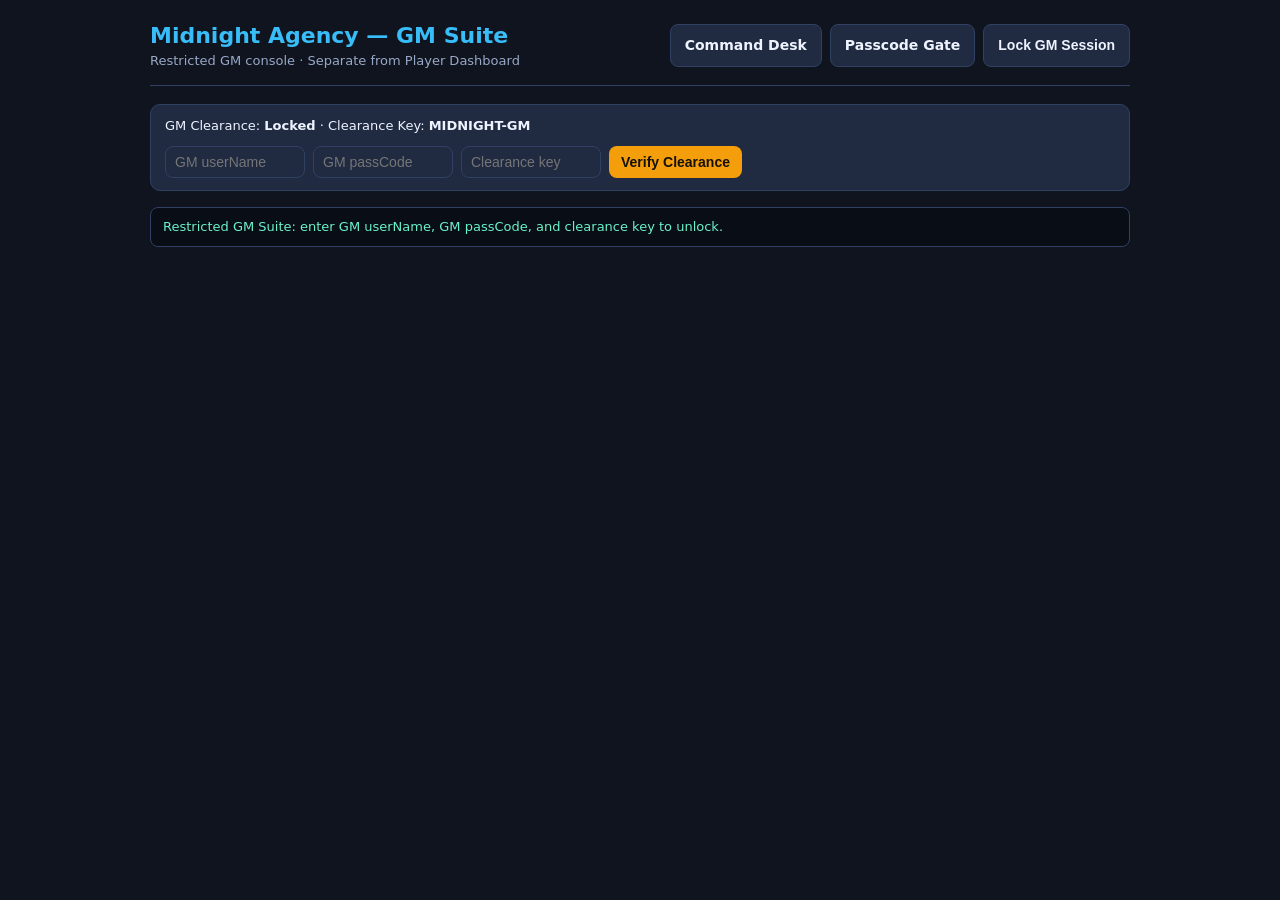
<file: gm-suite/midnight-agency-backend.html>
<!doctype html>
<html lang="en">
<head>
  <link rel="icon" type="image/svg+xml" href="./assets/midnight-agency-logo.svg">
<link rel="icon" href="./assets/midnight-agency.ico">
<meta charset="utf-8">
<meta name="viewport" content="width=device-width, initial-scale=1">
<title>Midnight Agency — GM Suite</title>
<script src="../js/ma-config.js"></script>
<style>
  :root {
    --bg: #0f141f;
    --panel: #182032;
    --panel-alt: #202b42;
    --deep: #090d16;
    --border: #314163;
    --text: #eef3ff;
    --muted: #98a8c7;
    --accent: #38bdf8;
    --mint: #6bf2c8;
    --gold: #f59e0b;
  }
  * { box-sizing: border-box; }
  body {
    margin: 0;
    padding: 20px;
    background: var(--bg);
    color: var(--text);
    font-family: system-ui, -apple-system, Segoe UI, Roboto, Arial, sans-serif;
    line-height: 1.45;
  }
  .wrap { max-width: 980px; margin: 0 auto; position: relative; z-index: 25; }
  header {
    display: flex; flex-wrap: wrap; justify-content: space-between; align-items: center;
    gap: 12px; padding-bottom: 14px; border-bottom: 1px solid var(--border); margin-bottom: 18px;
  }
  h1 { margin: 0; font-size: 22px; color: var(--accent); }
  h2 { margin: 0 0 8px; font-size: 17px; }
  .sub { color: var(--muted); font-size: 13px; }
  .grid { display: grid; grid-template-columns: repeat(auto-fit, minmax(290px, 1fr)); gap: 16px; }
  .panel {
    background: var(--panel); border: 1px solid var(--border); border-radius: 12px; padding: 16px;
  }
  label { display: block; font-size: 12px; font-weight: 700; color: var(--muted); margin: 10px 0 4px; }
  input[type="text"], input[type="password"], select {
    width: 100%; background: var(--panel-alt); color: var(--text);
    border: 1px solid var(--border); border-radius: 8px; padding: 9px 11px; font-size: 14px;
  }
  input[type="range"] { width: 100%; accent-color: var(--accent); margin-top: 4px; }
  .check { display: flex; align-items: center; gap: 8px; margin-top: 10px; font-size: 14px; }
  .btns { display: flex; flex-wrap: wrap; gap: 8px; margin-top: 14px; }
  button, a.btn {
    display: inline-flex; align-items: center; justify-content: center;
    border: none; border-radius: 8px; padding: 10px 14px; font-weight: 700; font-size: 14px;
    cursor: pointer; text-decoration: none; background: var(--accent); color: #08101c;
  }
  button.sec, a.btn.sec { background: var(--panel-alt); color: var(--text); border: 1px solid var(--border); }
  button.mint { background: var(--mint); color: #08101c; }
  button.gold { background: var(--gold); color: #161105; }
  .status {
    margin-top: 12px; padding: 10px 12px; border-radius: 8px;
    background: var(--deep); border: 1px solid var(--border); font-size: 13px; color: var(--mint);
    min-height: 40px;
  }
  .gate-banner {
    display: flex; flex-wrap: wrap; justify-content: space-between; align-items: center;
    gap: 10px; background: var(--panel-alt); border: 1px solid var(--border);
    border-radius: 10px; padding: 12px 14px; margin-bottom: 16px; font-size: 13px;
  }
  .locked .gm-secret { display: none; }
  .hint-note { font-size: 12px; color: var(--muted); margin-top: 4px; }
</style>
</head>
<body>
<div class="wrap locked" id="gmApp">
  <header>
    <div>
      <h1>Midnight Agency — GM Suite</h1>
      <div class="sub">Restricted GM console · Separate from Player Dashboard</div>
    </div>
    <div class="btns" style="margin-top:0">
      <a class="btn sec" href="../player-dashboard.html">Command Desk</a>
      <a class="btn sec" href="../midnight-agency-passcode.html">Passcode Gate</a>
      <button class="sec" id="lockGmBtn" type="button">Lock GM Session</button>
    </div>
  </header>

  <div class="gate-banner">
    <div>GM Clearance: <strong id="gmSessionState">Locked</strong> · Clearance Key: <strong id="gmClearanceBadge">MIDNIGHT-GM</strong></div>
    <div style="display:flex;gap:8px;align-items:center;flex-wrap:wrap">
      <input type="text" id="gmLoginUser" placeholder="GM userName" autocomplete="off" style="width:140px;padding:7px 9px">
      <input type="password" id="gmLoginCode" placeholder="GM passCode" autocomplete="off" style="width:140px;padding:7px 9px">
      <input type="password" id="gmClearanceCode" placeholder="Clearance key" autocomplete="off" style="width:140px;padding:7px 9px">
      <button class="gold" id="gmUnlockBtn" type="button" style="padding:8px 12px">Verify Clearance</button>
    </div>
  </div>

  <div class="grid gm-secret">
    <section class="panel">
      <h2>GM Suite Credentials</h2>
      <div class="sub">Requires GM userName, GM passCode, and clearance key.</div>
      <label for="gmUserName">GM userName</label>
      <input type="text" id="gmUserName" placeholder="GM userName">
      <label for="gmPassCode">GM passCode</label>
      <input type="password" id="gmPassCode" placeholder="GM passCode">
      <label for="gmKeyCode">Clearance Key</label>
      <input type="text" id="gmKeyCode" placeholder="e.g. MIDNIGHT-GM">
      <div class="btns">
        <button class="mint" id="saveGmCredsBtn" type="button">Save GM Credentials</button>
      </div>
    </section>

    <section class="panel">
      <h2>Player Dashboard Rules</h2>
      <div class="sub">First-time players set a 4-digit passCode; codename unlocks after Rookie.</div>
      <label for="playerRank">Player Rank</label>
      <select id="playerRank"></select>
      <div class="hint-note" id="rankProgress"></div>
      <label for="timeMode">Travel time</label>
      <select id="timeMode">
        <option value="mission">Mission time (scaled, kid-friendly: 15 min to 6 h)</option>
        <option value="real">Real time (true flight, rail and road times)</option>
      </select>
      <div class="hint-note">Real time makes cross-world trips take many hours. Saved with the player rules.</div>
      <label for="playerUserName">Player Codename (userName)</label>
      <input type="text" id="playerUserName" placeholder="Unlocked when promoted past Rookie">
      <div class="hint-note" id="userNameLockNote">Rookies do not have a codename until promoted.</div>
      <label for="playerPassCode">Player passCode (4 digits)</label>
      <input type="text" id="playerPassCode" maxlength="4" inputmode="numeric" placeholder="4-digit passCode">
      <div class="btns">
        <button class="mint" id="savePlayerCredsBtn" type="button">Save Player Rules</button>
      </div>
    </section>

    <section class="panel">
      <h2>Holiday Overlay Config</h2>
      <div class="sub">Controls the snow &amp; Santa sleigh on the Pizza Parlour page (<code>index.html</code>) only. They never appear on this page.</div>
      <label class="check">
        <input type="checkbox" id="xmasEnabled">
        Enable Christmas snow &amp; Santa sleigh
      </label>
      <label for="snowDensity">Snow Density (<span id="snowDensityVal">45</span>%)</label>
      <input type="range" id="snowDensity" min="0" max="100" step="5" value="45">
      <label for="snowSpeed">Speed (<span id="snowSpeedVal">1.0</span>x)</label>
      <input type="range" id="snowSpeed" min="0.2" max="3.0" step="0.1" value="1.0">
      <div class="btns">
        <button class="gold" id="saveEnvBtn" type="button">Apply Overlay Settings</button>
      </div>
    </section>
  </div>

  <div class="status" id="gmStatus">Restricted GM Suite: enter GM userName, GM passCode, and clearance key to unlock.</div>
</div>

<script>
(function () {
  'use strict';
  var MA = window.MidnightAgencyConfig;
  var STORAGE_KEY = MA.STORAGE_KEY;
  var EVENT_NAME = MA.EVENT_NAME;
  var unlocked = false;

  function $(id) { return document.getElementById(id); }

  // Config + rank rules live in ../js/ma-config.js (single source of truth).
  var readConfig = MA.read;
  var writeConfig = MA.write;

  function setStatus(msg) {
    $('gmStatus').innerHTML = msg;
  }

  function syncRankUserNameState() {
    var isRookie = !MA.canClaimCodename($('playerRank').value);
    $('playerUserName').disabled = isRookie;
    if (isRookie) {
      $('playerUserName').value = '';
      $('userNameLockNote').textContent = 'Recruit and Rookie ranks: no codename until promoted.';
    } else {
      $('userNameLockNote').textContent = 'Promoted rank: player can set or confirm a codename.';
    }
  }

  function syncInputsFromConfig() {
    var cfg = readConfig();
    var rank = MA.effectiveRank(cfg);
    var sel = $('playerRank');
    if (!sel.options.length) {
      MA.RANKS.forEach(function (r) {
        var o = document.createElement('option');
        o.value = r.name;
        o.textContent = r.name + ' (' + r.minStars + '★, ' + r.minSolved + ' solved' + (r.codenameUnlocked ? ', codename' : '') + ')';
        sel.appendChild(o);
      });
    }
    $('rankProgress').textContent = 'Now: ' + cfg.player.stars + ' stars, ' + (cfg.player.solved || 0) + ' cases solved. Rank needs both.';
    $('timeMode').value = cfg.timeMode === 'real' ? 'real' : 'mission';
    $('gmUserName').value = cfg.gm.userName || '';
    $('gmPassCode').value = cfg.gm.passCode || '';
    $('gmKeyCode').value = cfg.gm.clearanceKey || 'MIDNIGHT-GM';
    $('gmClearanceBadge').textContent = cfg.gm.clearanceKey || 'MIDNIGHT-GM';
    $('playerRank').value = rank;
    $('playerUserName').value = !MA.canClaimCodename(rank) ? '' : (cfg.player.userName || '');
    $('playerPassCode').value = cfg.player.passCode || '';
    $('xmasEnabled').checked = !!cfg.christmasEnabled;
    $('snowDensity').value = cfg.snowDensity;
    $('snowDensityVal').textContent = cfg.snowDensity;
    $('snowSpeed').value = Number(cfg.snowSpeed).toFixed(1);
    $('snowSpeedVal').textContent = Number(cfg.snowSpeed).toFixed(1);
    syncRankUserNameState();
  }

  function setUnlocked(isOpen) {
    unlocked = !!isOpen;
    $('gmApp').classList.toggle('locked', !unlocked);
    $('gmSessionState').textContent = unlocked ? 'Unlocked' : 'Locked';
  }

  $('playerRank').onchange = syncRankUserNameState;

  $('gmUnlockBtn').onclick = function () {
    var cfg = readConfig();
    var u = ($('gmLoginUser').value || '').trim();
    var p = ($('gmLoginCode').value || '').trim();
    var k = ($('gmClearanceCode').value || '').trim();
    if (u === cfg.gm.userName && p === cfg.gm.passCode && k === (cfg.gm.clearanceKey || 'MIDNIGHT-GM')) {
      setUnlocked(true);
      $('gmLoginCode').value = '';
      $('gmClearanceCode').value = '';
      setStatus('Clearance verified for <strong>' + cfg.gm.userName + '</strong>.');
    } else {
      setUnlocked(false);
      setStatus('Clearance check failed.');
    }
  };

  $('lockGmBtn').onclick = function () {
    setUnlocked(false);
    setStatus('GM session locked.');
  };

  $('saveGmCredsBtn').onclick = function () {
    if (!unlocked) return;
    var u = ($('gmUserName').value || '').trim() || 'GM';
    var p = ($('gmPassCode').value || '').trim() || 'MIDNIGHT-GM';
    var k = ($('gmKeyCode').value || '').trim() || 'MIDNIGHT-GM';
    writeConfig({ gm: { userName: u, passCode: p, clearanceKey: k } });
    $('gmClearanceBadge').textContent = k;
    setStatus('Saved GM credentials and clearance key.');
  };

  $('savePlayerCredsBtn').onclick = function () {
    if (!unlocked) return;
    var cur = readConfig();
    var rank = $('playerRank').value;
    var rawCode = ($('playerPassCode').value || '').replace(/\D/g, '').slice(0, 4);
    $('playerPassCode').value = rawCode;
    if (rawCode.length !== 4) {
      setStatus('Player passCode must be 4 digits.');
      return;
    }
    var u = !MA.canClaimCodename(rank) ? '' : ($('playerUserName').value || '').trim();
    // Keep current stars if they already map to the chosen rank; otherwise snap to that rank's
    // threshold (so the GM can demote too). Thresholds come from the shared module.
    writeConfig({ player: { userName: u, passCode: rawCode }, timeMode: $('timeMode').value });
    MA.gmSetRank(rank);   // sets stars AND the solved-cases floor so the derived rank matches
    syncInputsFromConfig();
    setStatus('Saved player rules: rank <strong>' + rank + '</strong>, ' + ($('timeMode').value === 'real' ? 'real' : 'mission') + ' travel time.');
  };

  $('snowDensity').oninput = function () {
    $('snowDensityVal').textContent = this.value;
  };
  $('snowSpeed').oninput = function () {
    $('snowSpeedVal').textContent = Number(this.value).toFixed(1);
  };
  $('saveEnvBtn').onclick = function () {
    if (!unlocked) return;
    writeConfig({
      christmasEnabled: $('xmasEnabled').checked,
      snowDensity: Number($('snowDensity').value),
      snowSpeed: Number($('snowSpeed').value)
    });
    setStatus('Updated holiday overlay settings.');
  };

  syncInputsFromConfig();
})();
</script>
</body>
</html>
</file>
<file: css/command-desk.css>
/* Command Desk - landscape, touch-first (44px+ targets), dark, no external fonts. */
:root { --bg:#14102B; --card:#221A45; --card2:#2D2359; --line:#3B2F70; --ink:#F6F2FF; --mute:#B9B0DD; --pink:#FF5FA2; --gold:#FFD76B; --mint:#6FE3B0; --red:#FF7A8A; --sea:#0E1A38; --land:#363470; --land2:#47448A; }
* { box-sizing:border-box; }
html, body { height:100%; }
body { margin:0; background:var(--bg); color:var(--ink); overflow:hidden; font-family:"Trebuchet MS","Segoe UI",system-ui,Arial,sans-serif; -webkit-tap-highlight-color:transparent; user-select:none; -webkit-user-select:none; }
button, a.btn { font:inherit; color:inherit; cursor:pointer; }
.app { height:100%; display:grid; grid-template-rows:56px 1fr; }
.bar { display:flex; align-items:center; gap:8px; padding:6px 12px; background:#1B1538; border-bottom:1px solid var(--line); overflow-x:auto; }
.btn { min-height:44px; min-width:44px; padding:0 14px; border-radius:999px; border:1px solid var(--line); background:var(--card); font-weight:800; font-size:14px; display:inline-flex; align-items:center; justify-content:center; gap:6px; white-space:nowrap; text-decoration:none; color:var(--ink); }
.btn.pink { background:var(--pink); color:#14102B; border-color:var(--pink); }
.btn.gold { background:var(--gold); color:#14102B; border-color:var(--gold); }
.btn[disabled] { opacity:.4; cursor:default; }
.chip { display:inline-flex; align-items:center; gap:6px; padding:0 12px; min-height:44px; border-radius:999px; background:var(--card); border:1px solid var(--line); font-weight:800; font-size:13px; white-space:nowrap; color:var(--gold); }
.chipbtn { min-height:44px; padding:0 12px; border-radius:999px; border:1px solid var(--line); background:var(--card); font-weight:800; font-size:13px; }
.chipbtn.on { border-color:var(--pink); color:var(--pink); background:var(--card2); }
.tabs { display:flex; gap:6px; flex:1; min-width:0; }
.casetab { min-height:44px; padding:0 14px; border-radius:12px; border:1px solid var(--line); background:var(--card); font-weight:800; font-size:13px; max-width:230px; overflow:hidden; text-overflow:ellipsis; white-space:nowrap; }
.casetab.on { background:var(--card2); border-color:var(--pink); color:var(--pink); }

/* 2 x 2: map (2/3) + intel (1/3) over feed (2/3) + side (1/3) */
.desk { display:grid; grid-template-columns:2fr 1fr; grid-template-rows:minmax(0,1.15fr) minmax(0,1fr); gap:10px; padding:10px; min-height:0; }
.area-map, .area-intel, .area-feed, .area-side { min-height:0; min-width:0; }
.area-intel { overflow-y:auto; }
.card { background:var(--card); border:1px solid var(--line); border-radius:16px; padding:12px 14px; }
.colfill { height:100%; display:flex; flex-direction:column; gap:8px; min-height:0; }
.scroll { overflow-y:auto; -webkit-overflow-scrolling:touch; min-height:0; }
h1, h2 { margin:0 0 6px; } h2 { font-size:17px; } h1 { font-size:22px; }
.mute { color:var(--mute); font-size:13px; }
.row { display:flex; gap:8px; align-items:center; flex-wrap:wrap; }
.pace { display:flex; align-items:center; gap:10px; flex-wrap:wrap; }
.pill { padding:6px 12px; border-radius:999px; font-weight:800; font-size:13px; background:var(--card2); }
.pill.hold { background:#17402F; color:var(--mint); } .pill.warn { background:#4A2230; color:var(--red); }
.feedlist { display:flex; flex-direction:column; gap:8px; }
.entry { border-radius:14px; padding:10px 12px; background:var(--card); border-left:5px solid var(--line); font-size:15px; line-height:1.35; }
.entry .meta { font-size:11px; font-weight:800; letter-spacing:1px; text-transform:uppercase; color:var(--mute); margin-bottom:3px; }
.entry.brief { border-left-color:var(--pink); } .entry.trail { border-left-color:#7FB2FF; } .entry.suspect { border-left-color:var(--mint); }
.entry.scene { border-left-color:#9A8FD0; } .entry.hq { border-left-color:var(--gold); } .entry.deadend { border-left-color:var(--red); }
.entry.located { border-left-color:var(--gold); background:#3A2F18; }
.entry.lucky { border:2px solid var(--gold); background:linear-gradient(120deg,#4A3A12,#2D2359); font-weight:800; }
.seg { display:flex; gap:6px; }
.seg button { flex:1; min-height:48px; border-radius:12px; border:1px solid var(--line); background:var(--card); font-weight:800; font-size:13px; }
.seg button.on { background:var(--card2); border-color:var(--pink); color:var(--pink); }
.cand { display:grid; grid-template-columns:1fr auto; gap:8px; align-items:center; padding:10px 12px; border-radius:14px; background:var(--card); border:1px solid var(--line); margin-bottom:8px; }
.cand.out { opacity:.38; } .cand .nm { font-size:16px; font-weight:800; } .cand .acts { display:flex; gap:6px; }
.facts { grid-column:1/-1; background:var(--card2); border-radius:10px; padding:8px 10px; font-size:14px; line-height:1.5; } .facts b { color:var(--gold); }
.flagimg { display:block; height:52px; width:auto; max-width:100%; margin-top:6px; border-radius:6px; border:2px solid var(--line); background:#fff; }
.agent { display:grid; grid-template-columns:52px 1fr auto; gap:10px; align-items:center; padding:10px 12px; border-radius:14px; background:var(--card); border:1px solid var(--line); margin-bottom:8px; }
.agent .badge { font-size:34px; text-align:center; } .agent.locked { opacity:.5; }
.bar2 { height:6px; border-radius:3px; background:var(--card2); overflow:hidden; margin-top:4px; } .bar2 i { display:block; height:100%; background:var(--mint); }
.hearts { letter-spacing:2px; color:var(--pink); }
.traits { display:grid; grid-template-columns:repeat(2,1fr); gap:6px; margin-bottom:8px; }
.trait { padding:6px 10px; border-radius:10px; background:var(--card2); font-size:13px; } .trait.known { background:#17402F; color:var(--mint); font-weight:800; }
.sus { display:flex; gap:10px; align-items:center; padding:10px 12px; border-radius:14px; border:2px solid var(--line); background:var(--card); margin-bottom:8px; width:100%; text-align:left; min-height:44px; }
.sus.sel { border-color:var(--gold); background:#3A2F18; } .sus .tiny { font-size:12px; color:var(--mute); }
.empty { text-align:center; padding:30px 12px; } .big { font-size:46px; font-weight:900; color:var(--gold); line-height:1; }
.stamp { display:inline-block; border:3px double var(--pink); color:var(--pink); border-radius:12px; padding:6px 10px; margin:4px; font-weight:900; transform:rotate(-3deg); }

/* overlays */
.veil { position:fixed; inset:0; background:rgba(8,6,20,.78); display:flex; align-items:center; justify-content:center; padding:16px; z-index:20; }
.sheet { background:var(--card); border:2px solid var(--pink); border-radius:22px; padding:18px 20px; width:min(640px,100%); max-height:92vh; overflow-y:auto; }
.sheet.fb { width:min(980px,100%); height:90vh; display:flex; flex-direction:column; overflow:hidden; }
.focusbtn { display:block; width:100%; text-align:left; min-height:64px; margin-top:8px; padding:10px 14px; border-radius:14px; border:1px solid var(--line); background:var(--card2); }
.focusbtn b { font-size:17px; } .focusbtn.fav { border-color:var(--gold); }
.toast { position:fixed; left:50%; bottom:16px; transform:translateX(-50%); background:var(--card2); border:1px solid var(--gold); padding:10px 16px; border-radius:14px; font-weight:800; z-index:30; max-width:90vw; }
.fb-body { flex:1; min-height:0; display:grid; grid-template-columns:300px 1fr; gap:12px; margin-top:10px; }
.fb-left { display:flex; flex-direction:column; min-height:0; gap:6px; } .fb-list { flex:1; } .fb-detail { padding:4px 8px; }
.fb-search { min-height:44px; border-radius:12px; border:1px solid var(--line); background:var(--card2); color:var(--ink); padding:0 12px; font-size:16px; user-select:text; -webkit-user-select:text; }
.fb-item { display:flex; align-items:center; gap:10px; width:100%; min-height:44px; padding:6px 10px; margin-bottom:4px; border-radius:10px; border:1px solid var(--line); background:var(--card); text-align:left; font-weight:700; }
.fb-item.on { border-color:var(--pink); background:var(--card2); } .fb-item img { border-radius:3px; border:1px solid var(--line); }
.fb-head { display:flex; gap:14px; align-items:center; margin-bottom:8px; } .fb-flag { height:64px; border-radius:8px; border:2px solid var(--line); background:#fff; }
.fb-row { padding:5px 0; line-height:1.4; border-bottom:1px solid rgba(255,255,255,.06); } .fb-row b { color:var(--gold); }
.fb-fun { background:var(--card2); border-radius:12px; padding:10px 12px; margin:10px 0; }

/* map */
.mapwrap, .cmap { position:relative; width:100%; height:100%; border-radius:16px; border:1px solid var(--line); background:var(--sea); overflow:hidden; }
.cmap svg { width:100%; height:100%; display:block; }
.cm-country { fill:var(--land); stroke:#4B4A8A; stroke-width:.35; cursor:pointer; vector-effect:non-scaling-stroke; }
.cm-country:hover { fill:var(--land2); } .cm-country.cm-sel { fill:#5A3A78; stroke:var(--pink); stroke-width:1.2; }
.cm-static { pointer-events:none; }
.cm-hit { fill:transparent; cursor:pointer; } .cm-dot { fill:var(--gold); stroke:#14102B; stroke-width:1.4; }
.cm-lbl { font:700 8px "Trebuchet MS",system-ui,sans-serif; fill:#fff; paint-order:stroke; stroke:#14102B; stroke-width:2.6px; pointer-events:none; }
.cm-onroute .cm-dot { fill:var(--pink); } .cm-chosen .cm-dot { fill:var(--mint); } .cm-hqdot { fill:var(--mint); stroke:#14102B; stroke-width:1.2; } .cm-hqlbl { fill:var(--mint); }
.cm-agent-bg { fill:#14102B; stroke:var(--mint); stroke-width:1.6; } .cm-agent.cm-traveling .cm-agent-bg { stroke:var(--gold); } .cm-agent.cm-onScene .cm-agent-bg { stroke:var(--pink); }
.cm-agent-ico { font-size:11px; pointer-events:none; } .cm-eta { font:800 7px system-ui,sans-serif; fill:var(--gold); paint-order:stroke; stroke:#14102B; stroke-width:2.4px; pointer-events:none; }
.cm-track { fill:none; stroke:var(--gold); stroke-width:1.4; stroke-dasharray:3 3; opacity:.55; vector-effect:non-scaling-stroke; pointer-events:none; }
.cm-track.now { opacity:1; } .cm-track.done { opacity:.25; } .cm-track.fly { stroke:#7FB2FF; }
.cm-ping circle { fill:none; stroke:var(--pink); stroke-width:2; transform-box:fill-box; transform-origin:center; animation:ping 2s ease-out infinite; vector-effect:non-scaling-stroke; }
.cm-ping-arrived circle { stroke:var(--mint); } .cm-ping-clue circle { stroke:var(--gold); }
@keyframes ping { 0% { transform:scale(.4); opacity:.95; } 100% { transform:scale(3); opacity:0; } }
@media (prefers-reduced-motion:reduce) { .cm-ping circle { animation:none; opacity:.7; } }
.cm-zoom { position:absolute; right:10px; bottom:10px; display:flex; flex-direction:column; gap:6px; }
.cm-zoom button { width:44px; height:44px; border-radius:12px; border:1px solid var(--line); background:var(--card); color:var(--ink); font-size:22px; font-weight:800; }
.cm-card { position:absolute; width:290px; z-index:5; background:var(--card); border:2px solid var(--pink); border-radius:16px; padding:12px; box-shadow:0 8px 24px rgba(0,0,0,.5); }
.cc-title { font-weight:800; font-size:16px; margin-bottom:2px; }
.mapnote { position:absolute; left:10px; top:10px; padding:6px 10px; border-radius:10px; background:var(--card); font-size:12px; color:var(--mute); }

/* intel card */
.ic-city { font-size:22px; font-weight:800; } .ic-country { color:var(--mute); margin-bottom:6px; }
.ic-clock { font-size:40px; font-weight:900; color:var(--gold); line-height:1; } .ic-sub { color:var(--mute); font-size:13px; margin-bottom:8px; }
.ic-wx { display:flex; align-items:center; gap:10px; flex-wrap:wrap; margin-bottom:6px; } .ic-ico { font-size:30px; } .ic-temp { font-size:26px; font-weight:800; } .ic-desc { color:var(--mute); font-size:13px; }
.ic-days { display:grid; grid-template-columns:repeat(3,1fr); gap:6px; margin-bottom:8px; } .ic-day { background:var(--card2); border-radius:10px; padding:6px; text-align:center; font-size:12px; }
.ic-di { font-size:22px; } .ic-dn { font-weight:800; }
.ic-intel { font-size:13px; line-height:1.45; margin-bottom:8px; } .ic-intel b { color:var(--gold); }
.ic-fb { width:100%; min-height:48px; border-radius:14px; border:none; background:var(--pink); color:#14102B; font-weight:900; font-size:15px; }
.ic-empty { color:var(--mute); padding:8px; text-align:center; }

/* narrow screens: stack */
@media (max-width:900px) { body { overflow:auto; } .desk { grid-template-columns:1fr; grid-template-rows:none; } .area-map { height:60vh; } .fb-body { grid-template-columns:1fr; } }
@media (max-height:620px) and (min-width:901px) { .ic-days { display:none; } .ic-clock { font-size:30px; } }

/* world view: hide crowded city names, keep the ones that matter */
.cm-far .cm-lbl { display:none; } .cm-far .cm-onroute .cm-lbl, .cm-far .cm-chosen .cm-lbl, .cm-far .cm-hq .cm-lbl { display:block; }
.cm-agents, .cm-agent, .cm-pings, .cm-tracks { pointer-events:none; }

/* comms inbox (Step 3) - all tap targets 44px+ */
.badge-n { display:inline-flex; align-items:center; justify-content:center; min-width:20px; height:20px; padding:0 6px; margin-left:6px; border-radius:10px; background:var(--pink); color:#14102B; font-size:12px; font-weight:900; }
.mrow { display:grid; grid-template-columns:36px 1fr auto; gap:8px; align-items:center; width:100%; min-height:56px; padding:8px 10px; margin-bottom:6px; border-radius:14px; border:1px solid var(--line); background:var(--card); text-align:left; }
.mrow.unread { border-left:5px solid var(--pink); background:var(--card2); } .mico { font-size:24px; text-align:center; }
.mbody { display:flex; flex-direction:column; min-width:0; } .mbody b { font-size:14px; overflow:hidden; text-overflow:ellipsis; white-space:nowrap; } .mbody .mute { overflow:hidden; text-overflow:ellipsis; white-space:nowrap; }
.mmeta { display:flex; flex-direction:column; align-items:flex-end; gap:4px; font-size:11px; color:var(--mute); }
.rel { display:inline-block; padding:3px 9px; border-radius:999px; font-size:11px; font-weight:800; } .rel-witness { background:#3A3010; color:var(--gold); } .rel-rumour { background:#40222E; color:var(--red); } .rel-confirmed { background:#17402F; color:var(--mint); }
.hintline { font-style:italic; color:var(--mute); font-size:13px; }
.wave { display:block; width:100%; height:64px; border-radius:12px; background:#100C24; border:1px solid var(--line); }
.transcript { margin-top:10px; line-height:1.6; font-size:16px; } .tchunk { color:var(--mute); } .tchunk.now { color:var(--gold); font-weight:800; } .tchunk.said { color:var(--ink); }
.mbodytxt { font-size:16px; line-height:1.5; }
.ring { position:fixed; top:12px; left:50%; transform:translateX(-50%); z-index:40; display:flex; align-items:center; gap:10px; padding:10px 14px; border-radius:18px; background:var(--card2); border:2px solid var(--pink); box-shadow:0 8px 24px rgba(0,0,0,.55); animation:ringp 1s ease-in-out infinite; }
.ring-t { display:flex; flex-direction:column; font-size:12px; color:var(--mute); } .ring-t b { font-size:16px; color:var(--ink); }
@keyframes ringp { 50% { box-shadow:0 0 0 6px rgba(255,95,162,.25); } }
@media (prefers-reduced-motion:reduce) { .ring { animation:none; } }
.notewrap { margin-top:12px; } .note { position:relative; margin:10px auto; padding:16px 18px; max-width:340px; border-radius:6px 10px 5px 12px; box-shadow:0 6px 14px rgba(0,0,0,.45); }
.note-folds { position:absolute; inset:0; width:100%; height:100%; pointer-events:none; } .note-folds line { stroke:rgba(0,0,0,.18); stroke-width:.6; }
.note-text { position:relative; font:italic 600 19px/1.5 "Segoe Print","Bradley Hand","Comic Sans MS",cursive; } .note-line span { display:inline-block; } .note-line .blot { opacity:.55; letter-spacing:-1px; }
.note-flavour { margin-top:8px; font-size:14px; opacity:.7; transform:rotate(-2deg); }
.seg button { position:relative; }
.chipbtn { padding:0 10px; font-size:12px; } .row > .chipbtn .badge-n { margin-left:4px; }

/* Step 4: comms drawer, caller id, dossier, note kinds */
.drawer { position:fixed; top:0; right:0; bottom:0; width:min(440px,92vw); background:var(--card); border-left:2px solid var(--pink); z-index:30; display:none; flex-direction:column; box-shadow:-10px 0 30px rgba(0,0,0,.5); }
.drawer.open { display:flex; } .drawer-h { display:flex; justify-content:space-between; align-items:center; padding:10px 12px; border-bottom:1px solid var(--line); } .drawer-h h2 { margin:0; font-size:20px; }
.drawer-h .btn, .pickbtn { min-height:44px; min-width:44px; } .drawer-b { flex:1; overflow-y:auto; padding:12px; }
.mbodytxt.email { white-space:pre-line; background:var(--card2); border-radius:10px; padding:12px; font-size:15px; line-height:1.5; }
.mbodytxt.chat { background:#2b3f6e; border-radius:18px 18px 18px 4px; padding:12px 14px; font-size:17px; max-width:92%; }
.ring.anon { border-color:var(--gold); } .ring-t span { font-size:12px; }
.trow { margin-bottom:6px; } .trow .trait { min-height:44px; width:100%; text-align:left; display:flex; gap:8px; align-items:center; justify-content:space-between; border:1px solid var(--line); }
.trow { display:flex; flex-wrap:wrap; gap:6px; } .trow .trait { flex:1; width:auto; } .picker { flex-basis:100%; display:flex; flex-direction:column; gap:6px; padding:6px; background:var(--card2); border-radius:12px; }
.pickbtn { display:flex; flex-wrap:wrap; gap:6px; align-items:center; text-align:left; padding:8px 12px; border-radius:12px; border:1px solid var(--line); background:var(--card); } .pickbtn.alt { border-style:dashed; }
.mug { display:inline-block; flex:none; border-radius:12px; overflow:hidden; border:2px solid var(--line); } .mug svg { width:100%; height:100%; display:block; }
.dossier .fb-row { margin-top:4px; }
.note-ticket { background:#E9DDB8; color:#2b2416; border-radius:4px; border-right:3px dashed #a8987060; padding-right:26px; }
.note-schedule { background:#F1EFE6; color:#1d2b3a; background-image:repeating-linear-gradient(transparent 0 27px,#9bb3d055 27px 28px); }
.note-jotting { background:#F7E98E; color:#2b2416; } .note-reminder { background:#FFD9E6; color:#3a1d2b; } .note-receipt { background:#FAFAF5; color:#222; font-family:ui-monospace,monospace; max-width:260px; clip-path:polygon(0 0,100% 0,100% calc(100% - 6px),95% 100%,90% calc(100% - 6px),85% 100%,80% calc(100% - 6px),75% 100%,70% calc(100% - 6px),65% 100%,60% calc(100% - 6px),55% 100%,50% calc(100% - 6px),45% 100%,40% calc(100% - 6px),35% 100%,30% calc(100% - 6px),25% 100%,20% calc(100% - 6px),15% 100%,10% calc(100% - 6px),5% 100%,0 calc(100% - 6px)); }
</file>
